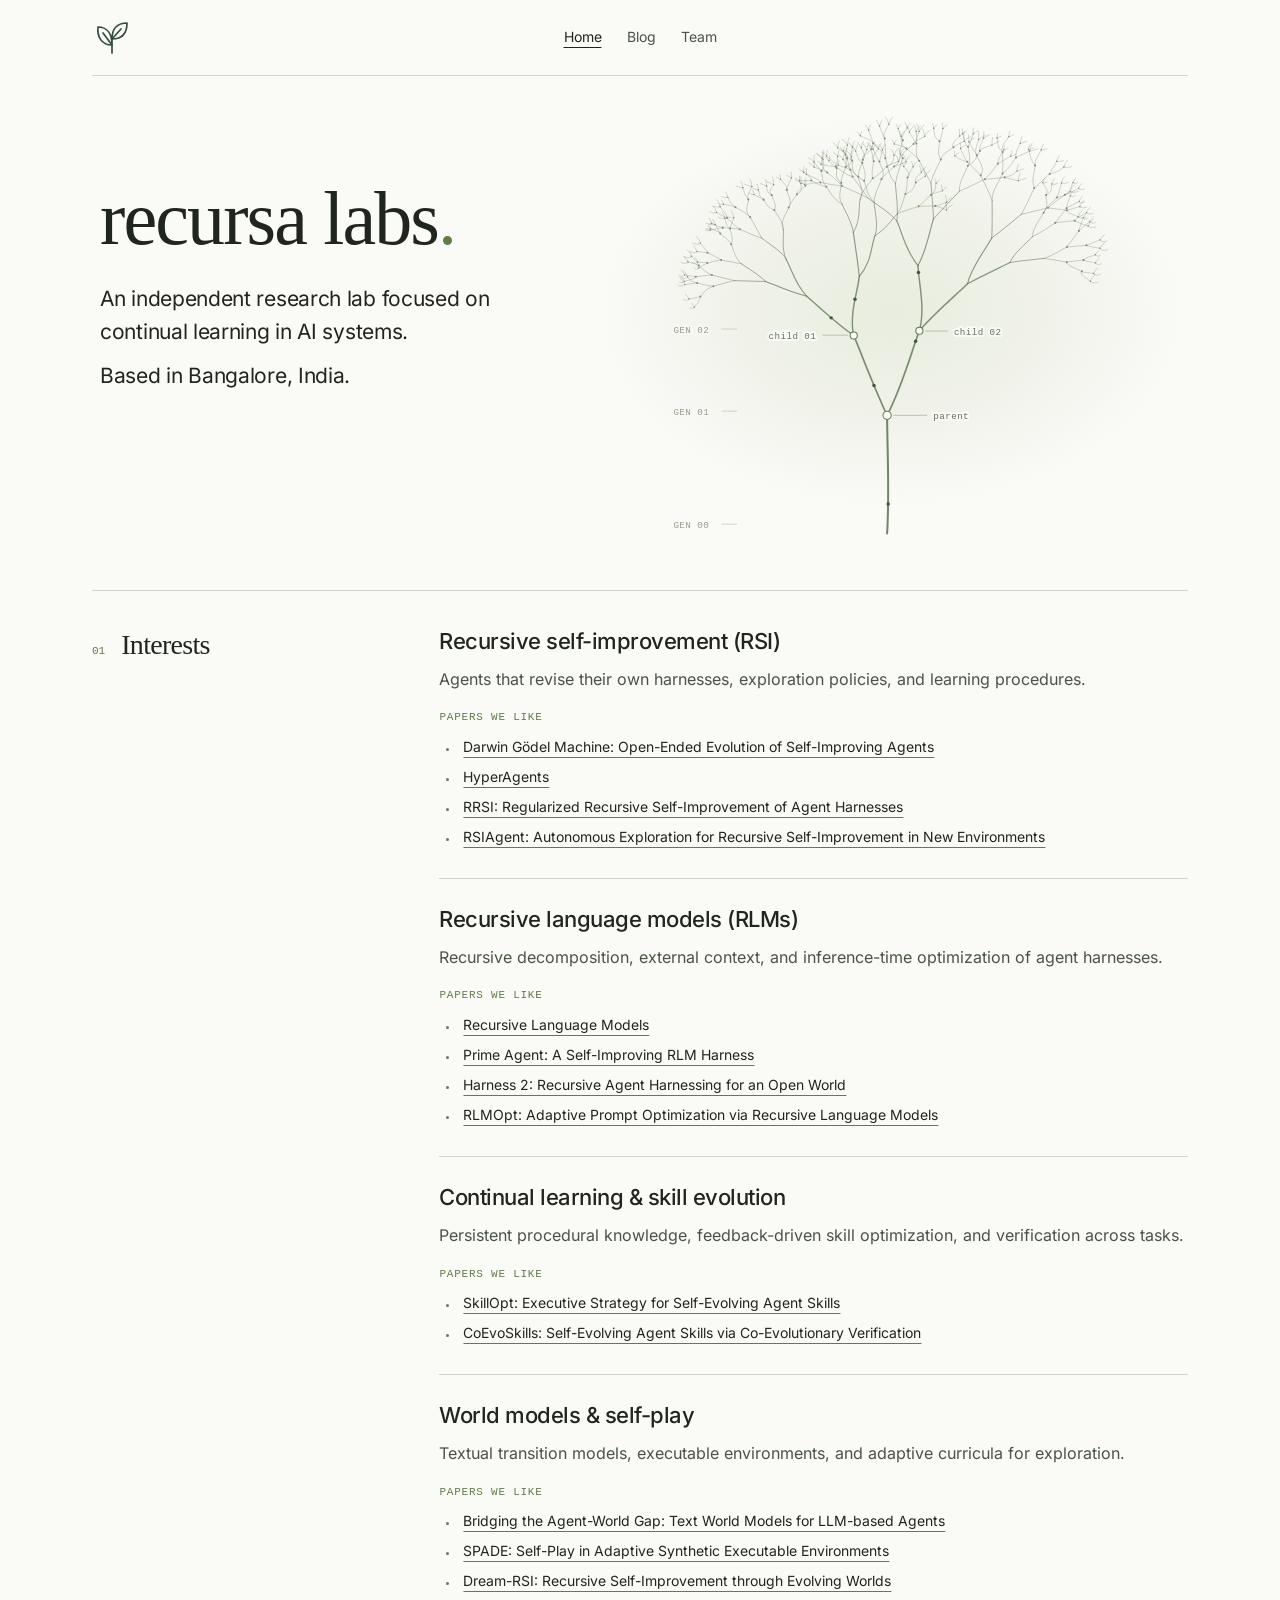
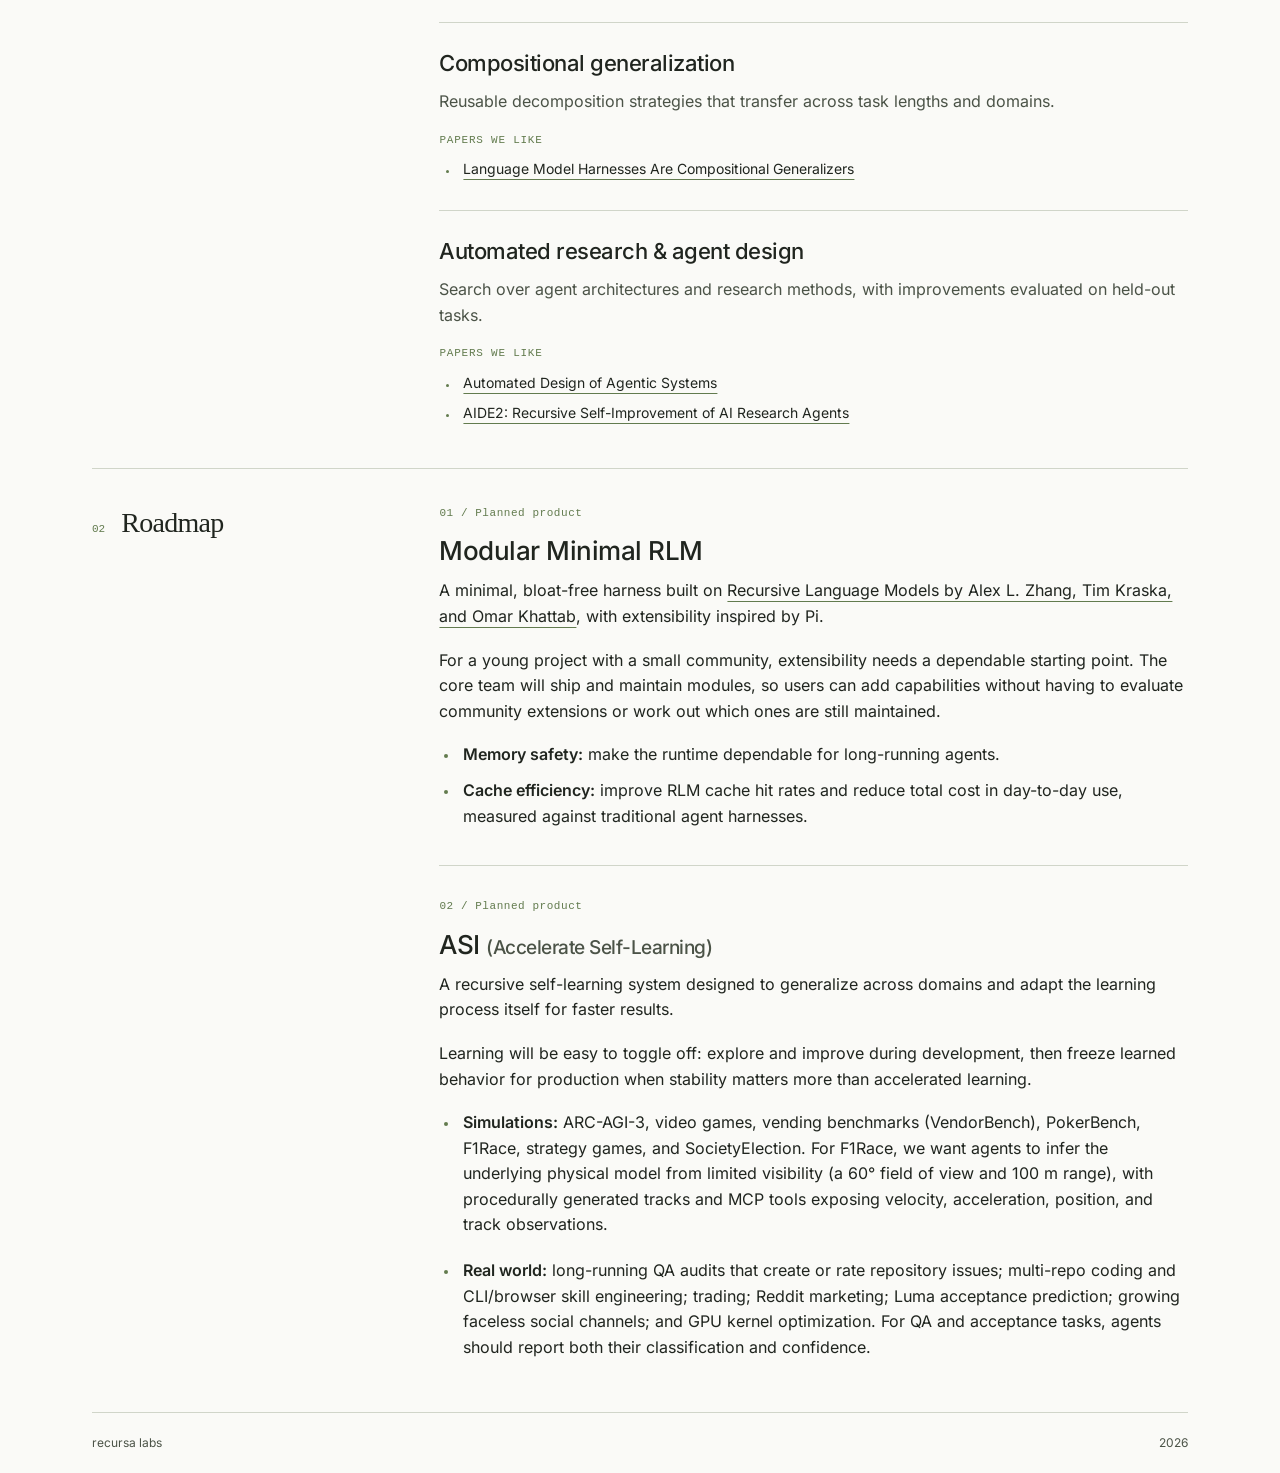
<file: index.html>
<!doctype html>
<html lang="en">
<head>
<meta charset="utf-8">
<meta name="viewport" content="width=device-width, initial-scale=1">
<meta name="theme-color" content="#fafaf7">
<meta name="description" content="An independent research lab focused on continual learning in AI systems. Based in Bangalore, India.">
<title>recursa labs — Continual learning</title>
<link rel="icon" type="image/svg+xml" href="./assets/mark.svg">
<link rel="preload" href="./assets/inter-400.ttf" as="font" type="font/ttf" crossorigin>
<link rel="stylesheet" href="./styles.css?v=21952f2eb04c">
<script src="./app.js" defer></script>
</head>
<body>
<a class="skip-link" href="#main">Skip to content</a>
<div class="page-shell">
<header class="site-header">
<a href="#/" class="wordmark" aria-label="recursa labs home"><img src="./assets/mark.svg" width="40" height="40" alt=""></a>
<nav aria-label="Main navigation"><a href="#/" data-route="home" aria-current="page">Home</a><a href="#/blog" data-route="blog">Blog</a><a href="#/team" data-route="team">Team</a></nav>
</header>
<main id="main" tabindex="-1">
<div data-view="home">
<section class="hero" aria-labelledby="hero-title">

<div class="hero-copy"><h1 id="hero-title">recursa labs<span class="brand-dot">.</span></h1><p class="hero-intro">An independent research lab focused on continual learning in AI systems.<br>Based in Bangalore, India.</p></div><div class="hero-study"><svg id="learning-field" viewBox="122 117 445 438" role="img" aria-labelledby="field-title field-desc">
<title id="field-title">A branching tree</title><desc id="field-desc">An illustrative tree of learning generations. A parent branches into two child candidates, which continue to branch into finer possibilities. Small points move along its main branches.</desc>
<g fill="none" stroke="#63765a" stroke-linecap="round"><path d="M340.00,535.00 C342.48,494.75 340.00,448.75 340.00,420.00" stroke-width="1.96" opacity="0.89"/><path d="M340.00,420.00 C327.14,392.82 315.64,361.75 307.52,342.33" stroke-width="1.68" opacity="0.83"/><path d="M307.52,342.33 C288.14,328.94 273.16,313.64 261.71,304.07" stroke-width="1.40" opacity="0.78"/><path d="M261.71,304.07 C242.21,299.05 231.68,293.30 221.67,289.71" stroke-width="1.12" opacity="0.72"/><path d="M221.67,289.71 C206.91,289.45 198.99,289.14 191.43,288.95" stroke-width="0.84" opacity="0.67"/><path d="M191.43,288.95 C182.71,290.85 176.08,293.03 170.96,294.38" stroke-width="0.56" opacity="0.61"/><path d="M170.96,294.38 C160.90,297.85 161.43,301.80 158.25,304.28" stroke-width="0.55" opacity="0.56"/><path d="M158.25,304.28 C158.41,308.00 153.83,312.26 152.36,314.92" stroke-width="0.55" opacity="0.50"/><path d="M158.25,304.28 C159.02,305.13 149.87,306.10 147.08,306.71" stroke-width="0.55" opacity="0.50"/><path d="M170.96,294.38 C161.70,293.30 159.13,292.06 155.18,291.28" stroke-width="0.55" opacity="0.56"/><path d="M155.18,291.28 C149.44,291.81 146.17,292.42 143.16,292.80" stroke-width="0.55" opacity="0.50"/><path d="M155.18,291.28 C146.37,289.16 148.15,286.74 145.81,285.23" stroke-width="0.55" opacity="0.50"/><path d="M191.43,288.95 C183.09,287.01 174.92,284.79 169.42,283.40" stroke-width="0.56" opacity="0.61"/><path d="M169.42,283.40 C163.95,284.00 157.70,284.67 153.80,285.10" stroke-width="0.55" opacity="0.56"/><path d="M153.80,285.10 C155.36,286.71 145.42,288.56 142.63,289.72" stroke-width="0.55" opacity="0.50"/><path d="M153.80,285.10 C148.25,284.48 145.61,283.77 142.88,283.32" stroke-width="0.55" opacity="0.50"/><path d="M169.42,283.40 C161.65,280.18 159.89,276.49 156.71,274.19" stroke-width="0.55" opacity="0.56"/><path d="M156.71,274.19 C156.31,272.98 148.78,271.61 146.14,270.75" stroke-width="0.55" opacity="0.50"/><path d="M156.71,274.19 C156.71,271.07 151.39,267.50 149.62,265.27" stroke-width="0.55" opacity="0.50"/><path d="M221.67,289.71 C216.08,283.69 204.06,276.80 198.19,272.50" stroke-width="0.84" opacity="0.67"/><path d="M198.19,272.50 C191.35,271.25 183.35,269.82 178.41,268.92" stroke-width="0.56" opacity="0.61"/><path d="M178.41,268.92 C170.57,269.92 168.36,271.05 165.01,271.76" stroke-width="0.55" opacity="0.56"/><path d="M165.01,271.76 C161.67,273.45 158.84,275.38 156.78,276.59" stroke-width="0.55" opacity="0.50"/><path d="M165.01,271.76 C167.02,271.42 157.95,271.04 155.59,270.80" stroke-width="0.55" opacity="0.50"/><path d="M178.41,268.92 C175.86,266.41 168.50,263.55 165.19,261.75" stroke-width="0.55" opacity="0.56"/><path d="M165.19,261.75 C163.76,261.38 157.55,260.94 155.01,260.67" stroke-width="0.55" opacity="0.50"/><path d="M165.19,261.75 C163.73,258.48 159.98,254.73 158.24,252.40" stroke-width="0.55" opacity="0.50"/><path d="M198.19,272.50 C190.65,265.83 190.72,258.20 188.22,253.43" stroke-width="0.56" opacity="0.61"/><path d="M188.22,253.43 C186.67,249.83 180.29,245.71 177.64,243.14" stroke-width="0.55" opacity="0.56"/><path d="M177.64,243.14 C177.93,241.52 170.71,239.68 168.40,238.52" stroke-width="0.55" opacity="0.50"/><path d="M177.64,243.14 C176.06,240.01 173.88,236.44 172.62,234.21" stroke-width="0.55" opacity="0.50"/><path d="M188.22,253.43 C191.00,248.13 187.42,242.06 187.15,238.28" stroke-width="0.55" opacity="0.56"/><path d="M187.15,238.28 C182.35,234.75 183.31,230.71 182.03,228.19" stroke-width="0.55" opacity="0.50"/><path d="M187.15,238.28 C188.15,234.62 189.94,230.44 190.87,227.82" stroke-width="0.55" opacity="0.50"/><path d="M261.71,304.07 C249.92,291.54 246.80,277.22 241.83,268.27" stroke-width="1.12" opacity="0.72"/><path d="M241.83,268.27 C238.64,260.98 223.93,252.66 217.97,247.46" stroke-width="0.84" opacity="0.67"/><path d="M217.97,247.46 C208.03,244.47 201.95,241.05 196.61,238.91" stroke-width="0.56" opacity="0.61"/><path d="M196.61,238.91 C197.39,238.36 184.16,237.74 180.01,237.35" stroke-width="0.55" opacity="0.56"/><path d="M180.01,237.35 C174.52,238.20 170.86,239.18 167.80,239.78" stroke-width="0.55" opacity="0.50"/><path d="M180.01,237.35 C173.73,235.91 172.03,234.27 169.37,233.25" stroke-width="0.55" opacity="0.50"/><path d="M196.61,238.91 C190.45,235.06 187.39,230.66 184.32,227.92" stroke-width="0.55" opacity="0.56"/><path d="M184.32,227.92 C179.17,226.06 176.52,223.94 173.93,222.61" stroke-width="0.55" opacity="0.50"/><path d="M184.32,227.92 C184.21,224.13 179.18,219.79 177.47,217.08" stroke-width="0.55" opacity="0.50"/><path d="M217.97,247.46 C214.22,240.33 209.51,232.18 206.69,227.09" stroke-width="0.56" opacity="0.61"/><path d="M206.69,227.09 C204.25,223.73 195.98,219.90 192.41,217.51" stroke-width="0.55" opacity="0.56"/><path d="M192.41,217.51 C193.00,216.45 183.61,215.25 180.67,214.49" stroke-width="0.55" opacity="0.50"/><path d="M192.41,217.51 C186.85,214.13 186.83,210.28 184.97,207.87" stroke-width="0.55" opacity="0.50"/><path d="M206.69,227.09 C200.09,221.10 205.38,214.25 204.94,209.97" stroke-width="0.55" opacity="0.56"/><path d="M204.94,209.97 C201.02,205.97 200.91,201.39 199.57,198.53" stroke-width="0.55" opacity="0.50"/><path d="M204.94,209.97 C202.78,205.57 207.55,200.54 208.42,197.39" stroke-width="0.55" opacity="0.50"/><path d="M241.83,268.27 C236.92,258.07 239.67,246.42 238.95,239.14" stroke-width="0.84" opacity="0.67"/><path d="M238.95,239.14 C240.02,232.54 232.39,224.99 230.21,220.27" stroke-width="0.56" opacity="0.61"/><path d="M230.21,220.27 C221.34,216.71 222.43,212.63 219.84,210.08" stroke-width="0.55" opacity="0.56"/><path d="M219.84,210.08 C215.90,208.36 212.80,206.40 210.45,205.18" stroke-width="0.55" opacity="0.50"/><path d="M219.84,210.08 C214.21,206.81 216.00,203.08 214.72,200.75" stroke-width="0.55" opacity="0.50"/><path d="M230.21,220.27 C233.36,215.18 228.31,209.35 227.68,205.71" stroke-width="0.55" opacity="0.56"/><path d="M227.68,205.71 C221.12,202.57 223.94,198.99 222.69,196.75" stroke-width="0.55" opacity="0.50"/><path d="M227.68,205.71 C222.56,202.16 229.12,198.10 229.60,195.56" stroke-width="0.55" opacity="0.50"/><path d="M238.95,239.14 C234.69,231.62 242.89,223.03 244.21,217.65" stroke-width="0.56" opacity="0.61"/><path d="M244.21,217.65 C248.34,211.68 242.82,204.85 242.36,200.59" stroke-width="0.55" opacity="0.56"/><path d="M242.36,200.59 C243.59,196.92 237.75,192.73 236.22,190.12" stroke-width="0.55" opacity="0.50"/><path d="M242.36,200.59 C242.88,196.57 245.78,191.98 246.93,189.11" stroke-width="0.55" opacity="0.50"/><path d="M244.21,217.65 C246.01,213.19 250.26,208.09 252.28,204.91" stroke-width="0.55" opacity="0.56"/><path d="M252.28,204.91 C259.68,201.23 255.16,197.03 256.12,194.41" stroke-width="0.55" opacity="0.50"/><path d="M252.28,204.91 C250.79,202.08 258.67,198.84 260.80,196.82" stroke-width="0.55" opacity="0.50"/><path d="M307.52,342.33 C302.78,322.18 311.58,299.14 312.93,284.75" stroke-width="1.40" opacity="0.78"/><path d="M312.93,284.75 C311.38,269.77 308.59,252.65 307.14,241.95" stroke-width="1.12" opacity="0.72"/><path d="M307.14,241.95 C305.95,232.35 298.94,221.38 296.21,214.52" stroke-width="0.84" opacity="0.67"/><path d="M296.21,214.52 C285.89,208.56 284.63,201.75 280.78,197.50" stroke-width="0.56" opacity="0.61"/><path d="M280.78,197.50 C271.20,195.40 269.85,193.00 266.21,191.50" stroke-width="0.55" opacity="0.56"/><path d="M266.21,191.50 C263.98,191.58 257.60,191.68 254.73,191.74" stroke-width="0.55" opacity="0.50"/><path d="M266.21,191.50 C267.62,188.68 260.72,185.46 258.89,183.44" stroke-width="0.55" opacity="0.50"/><path d="M280.78,197.50 C275.92,192.11 277.23,185.95 276.05,182.10" stroke-width="0.55" opacity="0.56"/><path d="M276.05,182.10 C273.32,179.04 270.48,175.55 268.62,173.37" stroke-width="0.55" opacity="0.50"/><path d="M276.05,182.10 C280.61,178.26 277.18,173.88 277.56,171.14" stroke-width="0.55" opacity="0.50"/><path d="M296.21,214.52 C291.40,207.27 295.61,198.97 295.40,193.79" stroke-width="0.56" opacity="0.61"/><path d="M295.40,193.79 C287.76,188.83 291.96,183.16 290.81,179.62" stroke-width="0.55" opacity="0.56"/><path d="M290.81,179.62 C288.04,177.00 285.26,174.02 283.41,172.15" stroke-width="0.55" opacity="0.50"/><path d="M290.81,179.62 C291.70,175.61 291.62,171.04 291.90,168.18" stroke-width="0.55" opacity="0.50"/><path d="M295.40,193.79 C294.77,188.34 298.64,182.11 299.71,178.22" stroke-width="0.55" opacity="0.56"/><path d="M299.71,178.22 C300.92,174.08 299.54,169.35 299.48,166.40" stroke-width="0.55" opacity="0.50"/><path d="M299.71,178.22 C308.16,174.77 303.85,170.83 305.23,168.36" stroke-width="0.55" opacity="0.50"/><path d="M307.14,241.95 C314.21,230.86 312.04,218.19 313.67,210.27" stroke-width="0.84" opacity="0.67"/><path d="M313.67,210.27 C318.62,202.38 312.39,193.37 311.96,187.73" stroke-width="0.56" opacity="0.61"/><path d="M311.96,187.73 C303.20,182.24 307.46,175.97 305.96,172.05" stroke-width="0.55" opacity="0.56"/><path d="M305.96,172.05 C299.58,168.81 299.64,165.11 297.54,162.80" stroke-width="0.55" opacity="0.50"/><path d="M305.96,172.05 C302.96,167.54 306.19,162.38 306.26,159.15" stroke-width="0.55" opacity="0.50"/><path d="M311.96,187.73 C312.00,181.96 315.40,175.36 316.55,171.24" stroke-width="0.55" opacity="0.56"/><path d="M316.55,171.24 C320.85,167.15 315.26,162.47 314.83,159.55" stroke-width="0.55" opacity="0.50"/><path d="M316.55,171.24 C314.62,167.67 322.95,163.60 325.09,161.06" stroke-width="0.55" opacity="0.50"/><path d="M313.67,210.27 C313.99,202.95 322.90,194.58 325.98,189.36" stroke-width="0.56" opacity="0.61"/><path d="M325.98,189.36 C324.22,183.51 326.72,176.83 326.97,172.65" stroke-width="0.55" opacity="0.56"/><path d="M326.97,172.65 C326.25,168.54 324.96,163.85 324.29,160.91" stroke-width="0.55" opacity="0.50"/><path d="M326.97,172.65 C323.58,168.42 330.37,163.58 331.51,160.56" stroke-width="0.55" opacity="0.50"/><path d="M325.98,189.36 C333.02,185.38 336.28,180.83 339.71,177.99" stroke-width="0.55" opacity="0.56"/><path d="M339.71,177.99 C348.17,174.15 344.95,169.76 346.69,167.02" stroke-width="0.55" opacity="0.50"/><path d="M339.71,177.99 C341.26,176.23 348.18,174.22 351.00,172.97" stroke-width="0.55" opacity="0.50"/><path d="M312.93,284.75 C325.01,270.92 324.37,255.13 328.19,245.25" stroke-width="1.12" opacity="0.72"/><path d="M328.19,245.25 C332.02,233.78 327.53,220.67 327.32,212.48" stroke-width="0.84" opacity="0.67"/><path d="M327.32,212.48 C319.58,205.20 320.05,196.87 317.63,191.67" stroke-width="0.56" opacity="0.61"/><path d="M317.63,191.67 C310.03,187.92 307.58,183.64 304.23,180.96" stroke-width="0.55" opacity="0.56"/><path d="M304.23,180.96 C299.88,179.41 295.42,177.63 292.49,176.52" stroke-width="0.55" opacity="0.50"/><path d="M304.23,180.96 C301.09,177.45 298.89,173.45 297.11,170.94" stroke-width="0.55" opacity="0.50"/><path d="M317.63,191.67 C320.62,185.61 316.31,178.68 315.87,174.34" stroke-width="0.55" opacity="0.56"/><path d="M315.87,174.34 C310.61,170.32 310.96,165.72 309.33,162.85" stroke-width="0.55" opacity="0.50"/><path d="M315.87,174.34 C314.22,169.90 319.14,164.82 320.23,161.65" stroke-width="0.55" opacity="0.50"/><path d="M327.32,212.48 C327.45,204.65 332.75,195.69 334.57,190.10" stroke-width="0.56" opacity="0.61"/><path d="M334.57,190.10 C339.50,184.13 333.03,177.30 332.52,173.04" stroke-width="0.55" opacity="0.56"/><path d="M332.52,173.04 C329.59,168.90 327.97,164.17 326.46,161.21" stroke-width="0.55" opacity="0.50"/><path d="M332.52,173.04 C333.87,169.04 334.76,164.47 335.51,161.61" stroke-width="0.55" opacity="0.50"/><path d="M334.57,190.10 C337.00,185.77 343.81,180.83 346.89,177.74" stroke-width="0.55" opacity="0.56"/><path d="M346.89,177.74 C353.59,173.62 351.54,168.91 353.09,165.97" stroke-width="0.55" opacity="0.50"/><path d="M346.89,177.74 C353.33,176.14 355.48,174.32 358.34,173.18" stroke-width="0.55" opacity="0.50"/><path d="M328.19,245.25 C339.82,237.87 344.32,229.43 349.69,224.16" stroke-width="0.84" opacity="0.67"/><path d="M349.69,224.16 C354.82,217.30 355.78,209.46 357.81,204.55" stroke-width="0.56" opacity="0.61"/><path d="M357.81,204.55 C359.67,198.98 359.33,192.61 359.84,188.63" stroke-width="0.55" opacity="0.56"/><path d="M359.84,188.63 C365.16,184.85 357.09,180.52 356.17,177.82" stroke-width="0.55" opacity="0.50"/><path d="M359.84,188.63 C360.84,184.94 363.98,180.72 365.35,178.08" stroke-width="0.55" opacity="0.50"/><path d="M357.81,204.55 C368.00,200.66 365.48,196.22 368.03,193.44" stroke-width="0.55" opacity="0.56"/><path d="M368.03,193.44 C364.51,189.96 372.04,185.98 373.38,183.49" stroke-width="0.55" opacity="0.50"/><path d="M368.03,193.44 C369.17,191.31 374.84,188.87 377.11,187.34" stroke-width="0.55" opacity="0.50"/><path d="M349.69,224.16 C353.86,221.53 365.39,218.51 370.62,216.63" stroke-width="0.56" opacity="0.61"/><path d="M370.62,216.63 C374.91,212.76 379.65,208.33 382.66,205.57" stroke-width="0.55" opacity="0.56"/><path d="M382.66,205.57 C388.52,201.59 386.42,197.05 387.68,194.21" stroke-width="0.55" opacity="0.50"/><path d="M382.66,205.57 C382.73,204.16 391.01,202.55 393.80,201.55" stroke-width="0.55" opacity="0.50"/><path d="M370.62,216.63 C381.14,216.47 382.79,216.28 386.85,216.17" stroke-width="0.55" opacity="0.56"/><path d="M386.85,216.17 C393.31,214.91 395.13,213.48 397.90,212.58" stroke-width="0.55" opacity="0.50"/><path d="M386.85,216.17 C392.07,217.61 395.12,219.26 397.88,220.29" stroke-width="0.55" opacity="0.50"/><path d="M340.00,420.00 C354.98,391.19 363.56,358.27 371.41,337.69" stroke-width="1.68" opacity="0.83"/><path d="M371.41,337.69 C377.57,315.49 370.40,290.12 370.07,274.27" stroke-width="1.40" opacity="0.78"/><path d="M370.07,274.27 C357.45,259.12 354.61,241.81 349.46,230.99" stroke-width="1.12" opacity="0.72"/><path d="M349.46,230.99 C343.64,223.06 328.20,213.99 321.12,208.33" stroke-width="0.84" opacity="0.67"/><path d="M321.12,208.33 C312.74,204.25 302.22,199.59 295.92,196.67" stroke-width="0.56" opacity="0.61"/><path d="M295.92,196.67 C283.85,195.50 280.37,194.17 275.19,193.33" stroke-width="0.55" opacity="0.56"/><path d="M275.19,193.33 C262.99,194.17 263.60,195.14 259.74,195.74" stroke-width="0.55" opacity="0.50"/><path d="M275.19,193.33 C274.89,190.52 264.85,187.30 261.40,185.29" stroke-width="0.55" opacity="0.50"/><path d="M295.92,196.67 C292.73,192.10 285.32,186.88 281.78,183.62" stroke-width="0.55" opacity="0.56"/><path d="M281.78,183.62 C277.72,181.76 272.17,179.64 268.96,178.31" stroke-width="0.55" opacity="0.50"/><path d="M281.78,183.62 C274.15,178.73 278.03,173.14 276.78,169.64" stroke-width="0.55" opacity="0.50"/><path d="M321.12,208.33 C316.42,201.09 310.03,192.82 306.33,187.65" stroke-width="0.56" opacity="0.61"/><path d="M306.33,187.65 C296.16,184.26 294.25,180.38 290.23,177.96" stroke-width="0.55" opacity="0.56"/><path d="M290.23,177.96 C280.65,177.18 279.37,176.28 275.75,175.72" stroke-width="0.55" opacity="0.50"/><path d="M290.23,177.96 C291.14,174.36 283.33,170.25 281.03,167.68" stroke-width="0.55" opacity="0.50"/><path d="M306.33,187.65 C304.08,181.45 302.33,174.36 300.99,169.94" stroke-width="0.55" opacity="0.56"/><path d="M300.99,169.94 C304.01,166.33 294.26,162.21 292.02,159.63" stroke-width="0.55" opacity="0.50"/><path d="M300.99,169.94 C297.52,165.46 301.24,160.35 301.32,157.16" stroke-width="0.55" opacity="0.50"/><path d="M349.46,230.99 C351.18,218.11 348.43,203.38 348.09,194.18" stroke-width="0.84" opacity="0.67"/><path d="M348.09,194.18 C340.28,185.62 340.74,175.83 338.29,169.71" stroke-width="0.56" opacity="0.61"/><path d="M338.29,169.71 C338.03,164.63 329.37,158.83 326.40,155.21" stroke-width="0.55" opacity="0.56"/><path d="M326.40,155.21 C327.96,152.67 316.97,149.78 313.83,147.97" stroke-width="0.55" opacity="0.50"/><path d="M326.40,155.21 C325.21,150.71 323.07,145.57 321.96,142.36" stroke-width="0.55" opacity="0.50"/><path d="M338.29,169.71 C338.98,163.04 337.84,155.43 337.69,150.66" stroke-width="0.55" opacity="0.56"/><path d="M337.69,150.66 C335.65,146.40 333.89,141.53 332.62,138.49" stroke-width="0.55" opacity="0.50"/><path d="M337.69,150.66 C334.81,145.77 340.72,140.18 341.73,136.68" stroke-width="0.55" opacity="0.50"/><path d="M348.09,194.18 C349.41,185.66 353.40,175.92 355.17,169.83" stroke-width="0.56" opacity="0.61"/><path d="M355.17,169.83 C348.97,163.72 355.28,156.73 355.32,152.37" stroke-width="0.55" opacity="0.56"/><path d="M355.32,152.37 C352.32,148.38 351.94,143.82 350.81,140.96" stroke-width="0.55" opacity="0.50"/><path d="M355.32,152.37 C352.82,148.15 358.46,143.33 359.51,140.32" stroke-width="0.55" opacity="0.50"/><path d="M355.17,169.83 C352.18,164.94 363.05,159.36 365.68,155.86" stroke-width="0.55" opacity="0.56"/><path d="M365.68,155.86 C371.27,151.63 367.60,146.80 368.25,143.78" stroke-width="0.55" opacity="0.50"/><path d="M365.68,155.86 C366.06,153.28 373.87,150.32 376.60,148.47" stroke-width="0.55" opacity="0.50"/><path d="M370.07,274.27 C378.77,258.36 381.39,240.18 385.16,228.82" stroke-width="1.12" opacity="0.72"/><path d="M385.16,228.82 C384.68,216.53 383.25,202.49 382.61,193.71" stroke-width="0.84" opacity="0.67"/><path d="M382.61,193.71 C378.50,186.21 374.11,177.63 371.28,172.27" stroke-width="0.56" opacity="0.61"/><path d="M371.28,172.27 C369.31,168.13 361.94,163.39 358.83,160.43" stroke-width="0.55" opacity="0.56"/><path d="M358.83,160.43 C358.86,158.84 349.89,157.01 346.91,155.87" stroke-width="0.55" opacity="0.50"/><path d="M358.83,160.43 C350.79,156.21 355.00,151.39 353.72,148.37" stroke-width="0.55" opacity="0.50"/><path d="M371.28,172.27 C366.22,166.41 369.27,159.72 368.60,155.53" stroke-width="0.55" opacity="0.56"/><path d="M368.60,155.53 C365.41,151.64 363.42,147.19 361.70,144.41" stroke-width="0.55" opacity="0.50"/><path d="M368.60,155.53 C367.46,151.38 370.57,146.63 371.23,143.66" stroke-width="0.55" opacity="0.50"/><path d="M382.61,193.71 C384.29,185.77 389.85,176.68 392.27,171.01" stroke-width="0.56" opacity="0.61"/><path d="M392.27,171.01 C387.77,164.78 391.34,157.66 391.03,153.21" stroke-width="0.55" opacity="0.56"/><path d="M391.03,153.21 C383.63,148.77 386.78,143.70 385.36,140.53" stroke-width="0.55" opacity="0.50"/><path d="M391.03,153.21 C393.30,148.89 393.49,143.95 394.31,140.86" stroke-width="0.55" opacity="0.50"/><path d="M392.27,171.01 C391.20,166.81 401.44,162.02 404.50,159.02" stroke-width="0.55" opacity="0.56"/><path d="M404.50,159.02 C401.45,155.19 409.06,150.82 410.58,148.09" stroke-width="0.55" opacity="0.50"/><path d="M404.50,159.02 C406.64,157.04 412.32,154.77 414.93,153.36" stroke-width="0.55" opacity="0.50"/><path d="M385.16,228.82 C393.61,219.41 404.08,208.64 410.39,201.91" stroke-width="0.84" opacity="0.67"/><path d="M410.39,201.91 C409.54,193.20 416.55,183.23 418.61,177.01" stroke-width="0.56" opacity="0.61"/><path d="M418.61,177.01 C422.61,170.56 418.76,163.20 418.81,158.59" stroke-width="0.55" opacity="0.56"/><path d="M418.81,158.59 C414.48,154.17 414.82,149.11 413.49,145.95" stroke-width="0.55" opacity="0.50"/><path d="M418.81,158.59 C421.78,154.13 422.60,149.04 423.87,145.85" stroke-width="0.55" opacity="0.50"/><path d="M418.61,177.01 C427.66,172.05 427.34,166.38 430.25,162.84" stroke-width="0.55" opacity="0.56"/><path d="M430.25,162.84 C429.00,158.46 432.97,153.47 433.88,150.34" stroke-width="0.55" opacity="0.50"/><path d="M430.25,162.84 C428.68,160.80 439.04,158.47 441.97,157.02" stroke-width="0.55" opacity="0.50"/><path d="M410.39,201.91 C419.57,197.83 428.91,193.15 435.08,190.23" stroke-width="0.56" opacity="0.61"/><path d="M435.08,190.23 C440.84,184.94 444.63,178.90 447.81,175.12" stroke-width="0.55" opacity="0.56"/><path d="M447.81,175.12 C447.35,170.44 452.11,165.09 453.54,161.75" stroke-width="0.55" opacity="0.50"/><path d="M447.81,175.12 C452.33,172.55 457.19,169.61 460.31,167.78" stroke-width="0.55" opacity="0.50"/><path d="M435.08,190.23 C446.77,189.59 449.56,188.86 454.38,188.41" stroke-width="0.55" opacity="0.56"/><path d="M454.38,188.41 C464.62,186.28 463.37,183.85 466.37,182.33" stroke-width="0.55" opacity="0.50"/><path d="M454.38,188.41 C456.64,189.54 464.33,190.83 467.64,191.64" stroke-width="0.55" opacity="0.50"/><path d="M371.41,337.69 C384.88,321.69 406.58,303.40 418.30,291.97" stroke-width="1.40" opacity="0.78"/><path d="M418.30,291.97 C421.42,276.36 435.96,258.52 441.85,247.37" stroke-width="1.12" opacity="0.72"/><path d="M441.85,247.37 C442.53,234.63 442.13,220.06 442.23,210.96" stroke-width="0.84" opacity="0.67"/><path d="M442.23,210.96 C439.21,202.39 433.86,192.58 431.07,186.45" stroke-width="0.56" opacity="0.61"/><path d="M431.07,186.45 C427.07,181.84 421.27,176.58 418.01,173.29" stroke-width="0.55" opacity="0.56"/><path d="M418.01,173.29 C409.78,171.27 408.97,168.96 405.95,167.52" stroke-width="0.55" opacity="0.50"/><path d="M418.01,173.29 C414.50,168.77 413.13,163.60 411.51,160.37" stroke-width="0.55" opacity="0.50"/><path d="M431.07,186.45 C436.59,179.58 428.24,171.72 427.29,166.81" stroke-width="0.55" opacity="0.56"/><path d="M427.29,166.81 C424.35,162.29 421.47,157.13 419.53,153.90" stroke-width="0.55" opacity="0.50"/><path d="M427.29,166.81 C423.98,161.46 428.65,155.34 429.11,151.52" stroke-width="0.55" opacity="0.50"/><path d="M442.23,210.96 C441.30,201.79 449.87,191.30 452.41,184.75" stroke-width="0.56" opacity="0.61"/><path d="M452.41,184.75 C452.91,177.42 452.37,169.05 452.35,163.81" stroke-width="0.55" opacity="0.56"/><path d="M452.35,163.81 C446.55,159.03 448.35,153.56 447.01,150.15" stroke-width="0.55" opacity="0.50"/><path d="M452.35,163.81 C449.33,158.57 456.82,152.57 458.31,148.82" stroke-width="0.55" opacity="0.50"/><path d="M452.41,184.75 C459.69,179.27 462.21,173.01 465.47,169.10" stroke-width="0.55" opacity="0.56"/><path d="M465.47,169.10 C464.00,164.26 468.56,158.72 469.58,155.27" stroke-width="0.55" opacity="0.50"/><path d="M465.47,169.10 C470.01,166.88 475.46,164.35 478.78,162.77" stroke-width="0.55" opacity="0.50"/><path d="M441.85,247.37 C452.68,239.31 463.52,230.11 470.74,224.36" stroke-width="0.84" opacity="0.67"/><path d="M470.74,224.36 C475.52,215.42 480.09,205.21 483.21,198.82" stroke-width="0.56" opacity="0.61"/><path d="M483.21,198.82 C480.00,191.13 483.84,182.35 484.05,176.85" stroke-width="0.55" opacity="0.56"/><path d="M484.05,176.85 C478.90,171.36 479.19,165.08 477.56,161.16" stroke-width="0.55" opacity="0.50"/><path d="M484.05,176.85 C482.96,171.49 488.54,165.36 490.03,161.53" stroke-width="0.55" opacity="0.50"/><path d="M483.21,198.82 C488.86,194.01 494.45,188.51 498.20,185.07" stroke-width="0.55" opacity="0.56"/><path d="M498.20,185.07 C500.78,180.73 503.41,175.78 505.14,172.69" stroke-width="0.55" opacity="0.50"/><path d="M498.20,185.07 C508.92,182.71 508.58,180.02 512.04,178.33" stroke-width="0.55" opacity="0.50"/><path d="M470.74,224.36 C480.39,222.13 490.20,219.59 496.69,218.00" stroke-width="0.56" opacity="0.61"/><path d="M496.69,218.00 C501.02,213.54 508.98,208.45 513.08,205.27" stroke-width="0.55" opacity="0.56"/><path d="M513.08,205.27 C519.80,201.10 518.99,196.33 520.96,193.35" stroke-width="0.55" opacity="0.50"/><path d="M513.08,205.27 C520.25,203.12 523.11,200.65 526.46,199.11" stroke-width="0.55" opacity="0.50"/><path d="M496.69,218.00 C501.89,218.87 510.41,219.86 514.98,220.48" stroke-width="0.55" opacity="0.56"/><path d="M514.98,220.48 C519.96,219.19 524.46,217.72 527.62,216.80" stroke-width="0.55" opacity="0.50"/><path d="M514.98,220.48 C513.95,222.70 523.14,225.23 525.86,226.81" stroke-width="0.55" opacity="0.50"/><path d="M418.30,291.97 C431.49,284.76 449.26,276.51 459.58,271.36" stroke-width="1.12" opacity="0.72"/><path d="M459.58,271.36 C462.51,262.50 476.03,252.38 481.51,246.05" stroke-width="0.84" opacity="0.67"/><path d="M481.51,246.05 C481.29,237.93 489.59,228.65 492.28,222.84" stroke-width="0.56" opacity="0.61"/><path d="M492.28,222.84 C498.10,216.80 494.14,209.90 494.76,205.59" stroke-width="0.55" opacity="0.56"/><path d="M494.76,205.59 C498.28,201.36 492.30,196.53 491.48,193.52" stroke-width="0.55" opacity="0.50"/><path d="M494.76,205.59 C502.32,201.83 499.01,197.54 500.42,194.86" stroke-width="0.55" opacity="0.50"/><path d="M492.28,222.84 C494.04,217.64 501.99,211.70 505.23,207.99" stroke-width="0.55" opacity="0.56"/><path d="M505.23,207.99 C507.91,203.03 508.58,197.36 509.69,193.81" stroke-width="0.55" opacity="0.50"/><path d="M505.23,207.99 C515.35,205.99 515.06,203.71 518.34,202.28" stroke-width="0.55" opacity="0.50"/><path d="M481.51,246.05 C491.41,241.37 498.12,236.03 503.65,232.69" stroke-width="0.56" opacity="0.61"/><path d="M503.65,232.69 C507.38,227.72 511.93,222.04 514.69,218.49" stroke-width="0.55" opacity="0.56"/><path d="M514.69,218.49 C514.99,214.21 517.39,209.32 518.29,206.26" stroke-width="0.55" opacity="0.50"/><path d="M514.69,218.49 C518.25,216.20 523.82,213.59 526.86,211.95" stroke-width="0.55" opacity="0.50"/><path d="M503.65,232.69 C507.73,231.94 517.81,231.09 522.53,230.55" stroke-width="0.55" opacity="0.56"/><path d="M522.53,230.55 C524.34,227.82 531.16,224.70 534.04,222.74" stroke-width="0.55" opacity="0.50"/><path d="M522.53,230.55 C524.85,232.39 532.34,234.49 535.61,235.80" stroke-width="0.55" opacity="0.50"/><path d="M459.58,271.36 C465.93,269.94 484.29,268.33 492.53,267.32" stroke-width="0.84" opacity="0.67"/><path d="M492.53,267.32 C503.80,263.38 509.50,258.88 515.15,256.07" stroke-width="0.56" opacity="0.61"/><path d="M515.15,256.07 C519.29,250.62 523.77,244.40 526.64,240.51" stroke-width="0.55" opacity="0.56"/><path d="M526.64,240.51 C527.60,236.07 529.81,230.99 530.86,227.82" stroke-width="0.55" opacity="0.50"/><path d="M526.64,240.51 C529.62,237.37 534.57,233.78 537.21,231.54" stroke-width="0.55" opacity="0.50"/><path d="M515.15,256.07 C524.44,255.54 529.29,254.94 534.00,254.56" stroke-width="0.55" opacity="0.56"/><path d="M534.00,254.56 C538.30,252.70 543.99,250.58 547.33,249.25" stroke-width="0.55" opacity="0.50"/><path d="M534.00,254.56 C534.72,255.59 543.88,256.76 547.17,257.49" stroke-width="0.55" opacity="0.50"/><path d="M492.53,267.32 C503.56,268.59 509.29,270.03 514.87,270.94" stroke-width="0.56" opacity="0.61"/><path d="M514.87,270.94 C517.60,270.24 527.15,269.44 531.24,268.94" stroke-width="0.55" opacity="0.56"/><path d="M531.24,268.94 C530.55,267.10 539.89,265.00 542.77,263.69" stroke-width="0.55" opacity="0.50"/><path d="M531.24,268.94 C532.01,269.89 539.92,270.98 542.82,271.65" stroke-width="0.55" opacity="0.50"/><path d="M514.87,270.94 C513.54,274.07 525.86,277.64 529.52,279.87" stroke-width="0.55" opacity="0.56"/><path d="M529.52,279.87 C526.64,280.60 538.13,281.43 541.00,281.95" stroke-width="0.55" opacity="0.50"/><path d="M529.52,279.87 C526.15,283.25 535.76,287.12 537.84,289.53" stroke-width="0.55" opacity="0.50"/></g><g fill="#849077"><circle cx="170.96" cy="294.38" r="1"/><circle cx="158.25" cy="304.28" r="1"/><circle cx="152.36" cy="314.92" r="0.7"/><circle cx="147.08" cy="306.71" r="0.7"/><circle cx="155.18" cy="291.28" r="1"/><circle cx="143.16" cy="292.80" r="0.7"/><circle cx="145.81" cy="285.23" r="0.7"/><circle cx="169.42" cy="283.40" r="1"/><circle cx="153.80" cy="285.10" r="1"/><circle cx="142.63" cy="289.72" r="0.7"/><circle cx="142.88" cy="283.32" r="0.7"/><circle cx="156.71" cy="274.19" r="1"/><circle cx="146.14" cy="270.75" r="0.7"/><circle cx="149.62" cy="265.27" r="0.7"/><circle cx="178.41" cy="268.92" r="1"/><circle cx="165.01" cy="271.76" r="1"/><circle cx="156.78" cy="276.59" r="0.7"/><circle cx="155.59" cy="270.80" r="0.7"/><circle cx="165.19" cy="261.75" r="1"/><circle cx="155.01" cy="260.67" r="0.7"/><circle cx="158.24" cy="252.40" r="0.7"/><circle cx="188.22" cy="253.43" r="1"/><circle cx="177.64" cy="243.14" r="1"/><circle cx="168.40" cy="238.52" r="0.7"/><circle cx="172.62" cy="234.21" r="0.7"/><circle cx="187.15" cy="238.28" r="1"/><circle cx="182.03" cy="228.19" r="0.7"/><circle cx="190.87" cy="227.82" r="0.7"/><circle cx="196.61" cy="238.91" r="1"/><circle cx="180.01" cy="237.35" r="1"/><circle cx="167.80" cy="239.78" r="0.7"/><circle cx="169.37" cy="233.25" r="0.7"/><circle cx="184.32" cy="227.92" r="1"/><circle cx="173.93" cy="222.61" r="0.7"/><circle cx="177.47" cy="217.08" r="0.7"/><circle cx="206.69" cy="227.09" r="1"/><circle cx="192.41" cy="217.51" r="1"/><circle cx="180.67" cy="214.49" r="0.7"/><circle cx="184.97" cy="207.87" r="0.7"/><circle cx="204.94" cy="209.97" r="1"/><circle cx="199.57" cy="198.53" r="0.7"/><circle cx="208.42" cy="197.39" r="0.7"/><circle cx="230.21" cy="220.27" r="1"/><circle cx="219.84" cy="210.08" r="1"/><circle cx="210.45" cy="205.18" r="0.7"/><circle cx="214.72" cy="200.75" r="0.7"/><circle cx="227.68" cy="205.71" r="1"/><circle cx="222.69" cy="196.75" r="0.7"/><circle cx="229.60" cy="195.56" r="0.7"/><circle cx="244.21" cy="217.65" r="1"/><circle cx="242.36" cy="200.59" r="1"/><circle cx="236.22" cy="190.12" r="0.7"/><circle cx="246.93" cy="189.11" r="0.7"/><circle cx="252.28" cy="204.91" r="1"/><circle cx="256.12" cy="194.41" r="0.7"/><circle cx="260.80" cy="196.82" r="0.7"/><circle cx="280.78" cy="197.50" r="1"/><circle cx="266.21" cy="191.50" r="1"/><circle cx="254.73" cy="191.74" r="0.7"/><circle cx="258.89" cy="183.44" r="0.7"/><circle cx="276.05" cy="182.10" r="1"/><circle cx="268.62" cy="173.37" r="0.7"/><circle cx="277.56" cy="171.14" r="0.7"/><circle cx="295.40" cy="193.79" r="1"/><circle cx="290.81" cy="179.62" r="1"/><circle cx="283.41" cy="172.15" r="0.7"/><circle cx="291.90" cy="168.18" r="0.7"/><circle cx="299.71" cy="178.22" r="1"/><circle cx="299.48" cy="166.40" r="0.7"/><circle cx="305.23" cy="168.36" r="0.7"/><circle cx="311.96" cy="187.73" r="1"/><circle cx="305.96" cy="172.05" r="1"/><circle cx="297.54" cy="162.80" r="0.7"/><circle cx="306.26" cy="159.15" r="0.7"/><circle cx="316.55" cy="171.24" r="1"/><circle cx="314.83" cy="159.55" r="0.7"/><circle cx="325.09" cy="161.06" r="0.7"/><circle cx="325.98" cy="189.36" r="1"/><circle cx="326.97" cy="172.65" r="1"/><circle cx="324.29" cy="160.91" r="0.7"/><circle cx="331.51" cy="160.56" r="0.7"/><circle cx="339.71" cy="177.99" r="1"/><circle cx="346.69" cy="167.02" r="0.7"/><circle cx="351.00" cy="172.97" r="0.7"/><circle cx="317.63" cy="191.67" r="1"/><circle cx="304.23" cy="180.96" r="1"/><circle cx="292.49" cy="176.52" r="0.7"/><circle cx="297.11" cy="170.94" r="0.7"/><circle cx="315.87" cy="174.34" r="1"/><circle cx="309.33" cy="162.85" r="0.7"/><circle cx="320.23" cy="161.65" r="0.7"/><circle cx="334.57" cy="190.10" r="1"/><circle cx="332.52" cy="173.04" r="1"/><circle cx="326.46" cy="161.21" r="0.7"/><circle cx="335.51" cy="161.61" r="0.7"/><circle cx="346.89" cy="177.74" r="1"/><circle cx="353.09" cy="165.97" r="0.7"/><circle cx="358.34" cy="173.18" r="0.7"/><circle cx="357.81" cy="204.55" r="1"/><circle cx="359.84" cy="188.63" r="1"/><circle cx="356.17" cy="177.82" r="0.7"/><circle cx="365.35" cy="178.08" r="0.7"/><circle cx="368.03" cy="193.44" r="1"/><circle cx="373.38" cy="183.49" r="0.7"/><circle cx="377.11" cy="187.34" r="0.7"/><circle cx="370.62" cy="216.63" r="1"/><circle cx="382.66" cy="205.57" r="1"/><circle cx="387.68" cy="194.21" r="0.7"/><circle cx="393.80" cy="201.55" r="0.7"/><circle cx="386.85" cy="216.17" r="1"/><circle cx="397.90" cy="212.58" r="0.7"/><circle cx="397.88" cy="220.29" r="0.7"/><circle cx="295.92" cy="196.67" r="1"/><circle cx="275.19" cy="193.33" r="1"/><circle cx="259.74" cy="195.74" r="0.7"/><circle cx="261.40" cy="185.29" r="0.7"/><circle cx="281.78" cy="183.62" r="1"/><circle cx="268.96" cy="178.31" r="0.7"/><circle cx="276.78" cy="169.64" r="0.7"/><circle cx="306.33" cy="187.65" r="1"/><circle cx="290.23" cy="177.96" r="1"/><circle cx="275.75" cy="175.72" r="0.7"/><circle cx="281.03" cy="167.68" r="0.7"/><circle cx="300.99" cy="169.94" r="1"/><circle cx="292.02" cy="159.63" r="0.7"/><circle cx="301.32" cy="157.16" r="0.7"/><circle cx="338.29" cy="169.71" r="1"/><circle cx="326.40" cy="155.21" r="1"/><circle cx="313.83" cy="147.97" r="0.7"/><circle cx="321.96" cy="142.36" r="0.7"/><circle cx="337.69" cy="150.66" r="1"/><circle cx="332.62" cy="138.49" r="0.7"/><circle cx="341.73" cy="136.68" r="0.7"/><circle cx="355.17" cy="169.83" r="1"/><circle cx="355.32" cy="152.37" r="1"/><circle cx="350.81" cy="140.96" r="0.7"/><circle cx="359.51" cy="140.32" r="0.7"/><circle cx="365.68" cy="155.86" r="1"/><circle cx="368.25" cy="143.78" r="0.7"/><circle cx="376.60" cy="148.47" r="0.7"/><circle cx="371.28" cy="172.27" r="1"/><circle cx="358.83" cy="160.43" r="1"/><circle cx="346.91" cy="155.87" r="0.7"/><circle cx="353.72" cy="148.37" r="0.7"/><circle cx="368.60" cy="155.53" r="1"/><circle cx="361.70" cy="144.41" r="0.7"/><circle cx="371.23" cy="143.66" r="0.7"/><circle cx="392.27" cy="171.01" r="1"/><circle cx="391.03" cy="153.21" r="1"/><circle cx="385.36" cy="140.53" r="0.7"/><circle cx="394.31" cy="140.86" r="0.7"/><circle cx="404.50" cy="159.02" r="1"/><circle cx="410.58" cy="148.09" r="0.7"/><circle cx="414.93" cy="153.36" r="0.7"/><circle cx="418.61" cy="177.01" r="1"/><circle cx="418.81" cy="158.59" r="1"/><circle cx="413.49" cy="145.95" r="0.7"/><circle cx="423.87" cy="145.85" r="0.7"/><circle cx="430.25" cy="162.84" r="1"/><circle cx="433.88" cy="150.34" r="0.7"/><circle cx="441.97" cy="157.02" r="0.7"/><circle cx="435.08" cy="190.23" r="1"/><circle cx="447.81" cy="175.12" r="1"/><circle cx="453.54" cy="161.75" r="0.7"/><circle cx="460.31" cy="167.78" r="0.7"/><circle cx="454.38" cy="188.41" r="1"/><circle cx="466.37" cy="182.33" r="0.7"/><circle cx="467.64" cy="191.64" r="0.7"/><circle cx="431.07" cy="186.45" r="1"/><circle cx="418.01" cy="173.29" r="1"/><circle cx="405.95" cy="167.52" r="0.7"/><circle cx="411.51" cy="160.37" r="0.7"/><circle cx="427.29" cy="166.81" r="1"/><circle cx="419.53" cy="153.90" r="0.7"/><circle cx="429.11" cy="151.52" r="0.7"/><circle cx="452.41" cy="184.75" r="1"/><circle cx="452.35" cy="163.81" r="1"/><circle cx="447.01" cy="150.15" r="0.7"/><circle cx="458.31" cy="148.82" r="0.7"/><circle cx="465.47" cy="169.10" r="1"/><circle cx="469.58" cy="155.27" r="0.7"/><circle cx="478.78" cy="162.77" r="0.7"/><circle cx="483.21" cy="198.82" r="1"/><circle cx="484.05" cy="176.85" r="1"/><circle cx="477.56" cy="161.16" r="0.7"/><circle cx="490.03" cy="161.53" r="0.7"/><circle cx="498.20" cy="185.07" r="1"/><circle cx="505.14" cy="172.69" r="0.7"/><circle cx="512.04" cy="178.33" r="0.7"/><circle cx="496.69" cy="218.00" r="1"/><circle cx="513.08" cy="205.27" r="1"/><circle cx="520.96" cy="193.35" r="0.7"/><circle cx="526.46" cy="199.11" r="0.7"/><circle cx="514.98" cy="220.48" r="1"/><circle cx="527.62" cy="216.80" r="0.7"/><circle cx="525.86" cy="226.81" r="0.7"/><circle cx="492.28" cy="222.84" r="1"/><circle cx="494.76" cy="205.59" r="1"/><circle cx="491.48" cy="193.52" r="0.7"/><circle cx="500.42" cy="194.86" r="0.7"/><circle cx="505.23" cy="207.99" r="1"/><circle cx="509.69" cy="193.81" r="0.7"/><circle cx="518.34" cy="202.28" r="0.7"/><circle cx="503.65" cy="232.69" r="1"/><circle cx="514.69" cy="218.49" r="1"/><circle cx="518.29" cy="206.26" r="0.7"/><circle cx="526.86" cy="211.95" r="0.7"/><circle cx="522.53" cy="230.55" r="1"/><circle cx="534.04" cy="222.74" r="0.7"/><circle cx="535.61" cy="235.80" r="0.7"/><circle cx="515.15" cy="256.07" r="1"/><circle cx="526.64" cy="240.51" r="1"/><circle cx="530.86" cy="227.82" r="0.7"/><circle cx="537.21" cy="231.54" r="0.7"/><circle cx="534.00" cy="254.56" r="1"/><circle cx="547.33" cy="249.25" r="0.7"/><circle cx="547.17" cy="257.49" r="0.7"/><circle cx="514.87" cy="270.94" r="1"/><circle cx="531.24" cy="268.94" r="1"/><circle cx="542.77" cy="263.69" r="0.7"/><circle cx="542.82" cy="271.65" r="0.7"/><circle cx="529.52" cy="279.87" r="1"/><circle cx="541.00" cy="281.95" r="0.7"/><circle cx="537.84" cy="289.53" r="0.7"/></g><g fill="#425638"><circle r="1.7"><animateMotion dur="5s" begin="-0s" repeatCount="indefinite" path="M340.00,535.00 C342.48,494.75 340.00,448.75 340.00,420.00"/></circle><circle r="1.7"><animateMotion dur="6s" begin="-1s" repeatCount="indefinite" path="M340.00,420.00 C327.14,392.82 315.64,361.75 307.52,342.33"/></circle><circle r="1.7"><animateMotion dur="7s" begin="-2s" repeatCount="indefinite" path="M307.52,342.33 C288.14,328.94 273.16,313.64 261.71,304.07"/></circle><circle r="1.7"><animateMotion dur="7s" begin="-3s" repeatCount="indefinite" path="M307.52,342.33 C302.78,322.18 311.58,299.14 312.93,284.75"/></circle><circle r="1.7"><animateMotion dur="6s" begin="-4s" repeatCount="indefinite" path="M340.00,420.00 C354.98,391.19 363.56,358.27 371.41,337.69"/></circle><circle r="1.7"><animateMotion dur="7s" begin="-5s" repeatCount="indefinite" path="M371.41,337.69 C377.57,315.49 370.40,290.12 370.07,274.27"/></circle><circle r="1.7"><animateMotion dur="7s" begin="-6s" repeatCount="indefinite" path="M371.41,337.69 C384.88,321.69 406.58,303.40 418.30,291.97"/></circle></g><g fill="none" stroke="#63765a" stroke-width=".45" opacity=".55"><path d="M152.36,314.92 Q150.86,317.08 147.36,315.08"/><path d="M152.36,314.92 Q151.51,312.80 149.52,310.80"/><path d="M147.08,306.71 Q145.28,309.09 141.09,307.09"/><path d="M147.08,306.71 Q146.01,303.88 143.52,301.88"/><path d="M143.16,292.80 Q141.07,295.41 136.19,293.41"/><path d="M143.16,292.80 Q141.88,289.26 138.88,287.26"/><path d="M145.81,285.23 Q143.42,287.80 137.83,285.80"/><path d="M145.81,285.23 Q144.37,280.82 141.02,278.82"/><path d="M142.63,289.72 Q141.14,292.17 137.65,290.17"/><path d="M142.63,289.72 Q141.71,287.77 139.56,285.77"/><path d="M142.88,283.32 Q141.09,285.85 136.90,283.85"/><path d="M142.88,283.32 Q141.78,280.58 139.20,278.58"/><path d="M146.14,270.75 Q144.05,273.24 139.16,271.24"/><path d="M146.14,270.75 Q144.89,267.14 141.96,265.14"/><path d="M149.62,265.27 Q147.22,267.66 141.63,265.66"/><path d="M149.62,265.27 Q148.23,260.76 144.97,258.76"/><path d="M156.78,276.59 Q155.28,278.62 151.78,276.62"/><path d="M156.78,276.59 Q155.96,274.40 154.05,272.40"/><path d="M155.59,270.80 Q153.79,272.88 149.59,270.88"/><path d="M155.59,270.80 Q154.60,267.80 152.28,265.80"/><path d="M155.01,260.67 Q152.91,262.79 148.01,260.79"/><path d="M155.01,260.67 Q153.84,256.85 151.13,254.85"/><path d="M158.24,252.40 Q155.84,254.39 150.24,252.39"/><path d="M158.24,252.40 Q156.95,247.66 153.93,245.66"/><path d="M168.40,238.52 Q166.90,240.21 163.41,238.21"/><path d="M168.40,238.52 Q167.67,236.15 165.96,234.15"/><path d="M172.62,234.21 Q170.83,235.69 166.64,233.69"/><path d="M172.62,234.21 Q171.78,230.90 169.82,228.90"/><path d="M182.03,228.19 Q179.95,229.20 175.10,227.20"/><path d="M182.03,228.19 Q181.16,223.83 179.12,221.83"/><path d="M190.87,227.82 Q188.51,228.28 183.02,226.28"/><path d="M190.87,227.82 Q189.99,222.38 187.92,220.38"/><path d="M167.80,239.78 Q166.30,241.49 162.81,239.49"/><path d="M167.80,239.78 Q167.06,237.42 165.35,235.42"/><path d="M169.37,233.25 Q167.57,234.85 163.38,232.85"/><path d="M169.37,233.25 Q168.50,230.00 166.47,228.00"/><path d="M173.93,222.61 Q171.84,223.95 166.96,221.95"/><path d="M173.93,222.61 Q172.97,218.39 170.72,216.39"/><path d="M177.47,217.08 Q175.09,218.16 169.52,216.16"/><path d="M177.47,217.08 Q176.41,211.90 173.95,209.90"/><path d="M180.67,214.49 Q179.18,215.82 175.71,213.82"/><path d="M180.67,214.49 Q180.03,211.96 178.55,209.96"/><path d="M184.97,207.87 Q183.19,208.92 179.05,206.92"/><path d="M184.97,207.87 Q184.25,204.37 182.57,202.37"/><path d="M199.57,198.53 Q197.53,198.83 192.78,196.83"/><path d="M199.57,198.53 Q198.90,193.90 197.33,191.90"/><path d="M208.42,197.39 Q206.12,197.05 200.77,195.05"/><path d="M208.42,197.39 Q207.77,191.69 206.26,189.69"/><path d="M210.45,205.18 Q209.02,205.66 205.69,203.66"/><path d="M210.45,205.18 Q210.06,202.35 209.15,200.35"/><path d="M214.72,200.75 Q213.02,200.78 209.05,198.78"/><path d="M214.72,200.75 Q214.30,196.92 213.31,194.92"/><path d="M222.69,196.75 Q220.74,196.15 216.19,194.15"/><path d="M222.69,196.75 Q222.29,191.88 221.37,189.88"/><path d="M229.60,195.56 Q227.41,194.29 222.30,192.29"/><path d="M229.60,195.56 Q229.24,189.65 228.41,187.65"/><path d="M236.22,190.12 Q234.88,189.90 231.74,187.90"/><path d="M236.22,190.12 Q236.05,187.15 235.67,185.15"/><path d="M246.93,189.11 Q245.37,188.11 241.73,186.11"/><path d="M246.93,189.11 Q246.84,185.12 246.65,183.12"/><path d="M256.12,194.41 Q254.36,192.59 250.25,190.59"/><path d="M256.12,194.41 Q256.13,189.41 256.17,187.41"/><path d="M260.80,196.82 Q258.83,194.27 254.22,192.27"/><path d="M260.80,196.82 Q260.88,190.82 261.07,188.82"/><path d="M254.73,191.74 Q253.47,191.05 250.52,189.05"/><path d="M254.73,191.74 Q254.73,188.74 254.72,186.74"/><path d="M258.89,183.44 Q257.40,182.08 253.92,180.08"/><path d="M258.89,183.44 Q258.93,179.44 259.03,177.44"/><path d="M268.62,173.37 Q266.95,171.13 263.05,169.13"/><path d="M268.62,173.37 Q268.79,168.39 269.18,166.39"/><path d="M277.56,171.14 Q275.73,167.96 271.46,165.96"/><path d="M277.56,171.14 Q277.88,165.21 278.62,163.21"/><path d="M283.41,172.15 Q282.30,170.79 279.71,168.79"/><path d="M283.41,172.15 Q283.66,169.22 284.24,167.22"/><path d="M291.90,168.18 Q290.63,165.93 287.67,163.93"/><path d="M291.90,168.18 Q292.29,164.32 293.19,162.32"/><path d="M299.48,166.40 Q298.07,163.22 294.77,161.22"/><path d="M299.48,166.40 Q300.02,161.64 301.29,159.64"/><path d="M305.23,168.36 Q303.68,164.26 300.05,162.26"/><path d="M305.23,168.36 Q305.93,162.71 307.56,160.71"/><path d="M297.54,162.80 Q296.52,161.14 294.13,159.14"/><path d="M297.54,162.80 Q297.91,159.96 298.78,157.96"/><path d="M306.26,159.15 Q305.10,156.56 302.40,154.56"/><path d="M306.26,159.15 Q306.79,155.42 308.04,153.42"/><path d="M314.83,159.55 Q313.56,155.97 310.60,153.97"/><path d="M314.83,159.55 Q315.55,154.98 317.24,152.98"/><path d="M325.09,161.06 Q323.76,156.40 320.65,154.40"/><path d="M325.09,161.06 Q326.05,155.73 328.30,153.73"/><path d="M324.29,160.91 Q323.45,158.76 321.50,156.76"/><path d="M324.29,160.91 Q324.88,158.32 326.27,156.32"/><path d="M331.51,160.56 Q330.57,157.44 328.37,155.44"/><path d="M331.51,160.56 Q332.29,157.16 334.12,155.16"/><path d="M346.69,167.02 Q345.76,162.75 343.58,160.75"/><path d="M346.69,167.02 Q347.77,163.01 350.29,161.01"/><path d="M351.00,172.97 Q349.99,167.72 347.63,165.72"/><path d="M351.00,172.97 Q352.28,168.21 355.28,166.21"/><path d="M292.49,176.52 Q291.44,174.96 288.98,172.96"/><path d="M292.49,176.52 Q292.82,173.64 293.58,171.64"/><path d="M297.11,170.94 Q295.88,168.56 293.01,166.56"/><path d="M297.11,170.94 Q297.55,167.12 298.58,165.12"/><path d="M309.33,162.85 Q308.01,159.41 304.93,157.41"/><path d="M309.33,162.85 Q309.99,158.20 311.53,156.20"/><path d="M320.23,161.65 Q318.84,157.12 315.61,155.12"/><path d="M320.23,161.65 Q321.13,156.23 323.22,154.23"/><path d="M326.46,161.21 Q325.64,159.03 323.72,157.03"/><path d="M326.46,161.21 Q327.07,158.65 328.50,156.65"/><path d="M335.51,161.61 Q334.61,158.42 332.50,156.42"/><path d="M335.51,161.61 Q336.33,158.27 338.25,156.27"/><path d="M353.09,165.97 Q352.23,161.59 350.22,159.59"/><path d="M353.09,165.97 Q354.24,162.10 356.91,160.10"/><path d="M358.34,173.18 Q357.42,167.79 355.28,165.79"/><path d="M358.34,173.18 Q359.71,168.61 362.91,166.61"/><path d="M356.17,177.82 Q355.58,175.22 354.20,173.22"/><path d="M356.17,177.82 Q357.01,175.68 358.97,173.68"/><path d="M365.35,178.08 Q364.73,174.45 363.29,172.45"/><path d="M365.35,178.08 Q366.44,175.30 368.98,173.30"/><path d="M373.38,183.49 Q372.75,178.81 371.29,176.81"/><path d="M373.38,183.49 Q374.73,180.12 377.87,178.12"/><path d="M377.11,187.34 Q376.44,181.66 374.89,179.66"/><path d="M377.11,187.34 Q378.69,183.32 382.37,181.32"/><path d="M387.68,194.21 Q387.35,191.33 386.59,189.33"/><path d="M387.68,194.21 Q388.74,192.66 391.20,190.66"/><path d="M393.80,201.55 Q393.47,197.65 392.70,195.65"/><path d="M393.80,201.55 Q395.11,199.44 398.17,197.44"/><path d="M397.90,212.58 Q397.57,207.67 396.79,205.67"/><path d="M397.90,212.58 Q399.46,209.91 403.12,207.91"/><path d="M397.88,220.29 Q397.50,214.39 396.61,212.39"/><path d="M397.88,220.29 Q399.67,216.95 403.84,214.95"/><path d="M259.74,195.74 Q258.50,194.92 255.61,192.92"/><path d="M259.74,195.74 Q259.78,192.74 259.88,190.74"/><path d="M261.40,185.29 Q259.92,183.86 256.48,181.86"/><path d="M261.40,185.29 Q261.47,181.29 261.63,179.29"/><path d="M268.96,178.31 Q267.29,176.06 263.40,174.06"/><path d="M268.96,178.31 Q269.13,173.33 269.53,171.33"/><path d="M276.78,169.64 Q274.94,166.49 270.66,164.49"/><path d="M276.78,169.64 Q277.09,163.71 277.80,161.71"/><path d="M275.75,175.72 Q274.60,174.53 271.90,172.53"/><path d="M275.75,175.72 Q275.93,172.76 276.36,170.76"/><path d="M281.03,167.68 Q279.68,165.71 276.53,163.71"/><path d="M281.03,167.68 Q281.30,163.75 281.95,161.75"/><path d="M292.02,159.63 Q290.54,156.66 287.09,154.66"/><path d="M292.02,159.63 Q292.47,154.80 293.53,152.80"/><path d="M301.32,157.16 Q299.72,153.19 296.00,151.19"/><path d="M301.32,157.16 Q301.97,151.46 303.47,149.46"/><path d="M313.83,147.97 Q312.92,146.00 310.79,144.00"/><path d="M313.83,147.97 Q314.34,145.27 315.53,143.27"/><path d="M321.96,142.36 Q320.93,139.43 318.54,137.43"/><path d="M321.96,142.36 Q322.65,138.82 324.26,136.82"/><path d="M332.62,138.49 Q331.53,134.50 329.00,132.50"/><path d="M332.62,138.49 Q333.55,134.21 335.71,132.21"/><path d="M341.73,136.68 Q340.60,131.62 337.97,129.62"/><path d="M341.73,136.68 Q342.90,131.70 345.64,129.70"/><path d="M350.81,140.96 Q350.18,138.43 348.70,136.43"/><path d="M350.81,140.96 Q351.61,138.73 353.48,136.73"/><path d="M359.51,140.32 Q358.83,136.76 357.26,134.76"/><path d="M359.51,140.32 Q360.55,137.42 362.97,135.42"/><path d="M368.25,143.78 Q367.56,139.17 365.96,137.17"/><path d="M368.25,143.78 Q369.55,140.28 372.58,138.28"/><path d="M376.60,148.47 Q375.93,142.79 374.35,140.79"/><path d="M376.60,148.47 Q378.17,144.43 381.85,142.43"/><path d="M346.91,155.87 Q346.24,153.39 344.69,151.39"/><path d="M346.91,155.87 Q347.68,153.58 349.48,151.58"/><path d="M353.72,148.37 Q352.99,144.89 351.28,142.89"/><path d="M353.72,148.37 Q354.71,145.35 357.01,143.35"/><path d="M361.70,144.41 Q360.94,139.89 359.15,137.89"/><path d="M361.70,144.41 Q362.93,140.74 365.81,138.74"/><path d="M371.23,143.66 Q370.48,138.06 368.74,136.06"/><path d="M371.23,143.66 Q372.75,139.46 376.28,137.46"/><path d="M385.36,140.53 Q385.01,137.67 384.20,135.67"/><path d="M385.36,140.53 Q386.40,138.93 388.83,136.93"/><path d="M394.31,140.86 Q393.99,136.96 393.23,134.96"/><path d="M394.31,140.86 Q395.63,138.76 398.69,136.76"/><path d="M410.58,148.09 Q410.40,143.12 409.99,141.12"/><path d="M410.58,148.09 Q412.24,145.82 416.13,143.82"/><path d="M414.93,153.36 Q414.79,147.37 414.46,145.37"/><path d="M414.93,153.36 Q416.87,150.65 421.39,148.65"/><path d="M413.49,145.95 Q413.39,142.96 413.15,140.96"/><path d="M413.49,145.95 Q414.69,144.97 417.50,142.97"/><path d="M423.87,145.85 Q423.86,141.85 423.83,139.85"/><path d="M423.87,145.85 Q425.38,144.57 428.90,142.57"/><path d="M433.88,150.34 Q433.99,145.35 434.25,143.35"/><path d="M433.88,150.34 Q435.70,148.87 439.96,146.87"/><path d="M441.97,157.02 Q442.21,151.06 442.77,149.06"/><path d="M441.97,157.02 Q444.11,155.39 449.10,153.39"/><path d="M453.54,161.75 Q453.79,158.82 454.38,156.82"/><path d="M453.54,161.75 Q454.92,161.79 458.14,159.79"/><path d="M460.31,167.78 Q460.68,163.91 461.55,161.91"/><path d="M460.31,167.78 Q461.99,167.65 465.92,165.65"/><path d="M466.37,182.33 Q466.88,177.54 468.06,175.54"/><path d="M466.37,182.33 Q468.36,182.08 473.00,180.08"/><path d="M467.64,191.64 Q468.24,185.89 469.63,183.89"/><path d="M467.64,191.64 Q469.92,191.12 475.23,189.12"/><path d="M405.95,167.52 Q405.78,164.55 405.39,162.55"/><path d="M405.95,167.52 Q407.11,166.36 409.83,164.36"/><path d="M411.51,160.37 Q411.37,156.39 411.03,154.39"/><path d="M411.51,160.37 Q412.94,158.74 416.29,156.74"/><path d="M419.53,153.90 Q419.46,148.90 419.30,146.90"/><path d="M419.53,153.90 Q421.26,151.93 425.30,149.93"/><path d="M429.11,151.52 Q429.17,145.52 429.30,143.52"/><path d="M429.11,151.52 Q431.16,149.36 435.94,147.36"/><path d="M447.01,150.15 Q447.20,147.19 447.66,145.19"/><path d="M447.01,150.15 Q448.37,150.01 451.53,148.01"/><path d="M458.31,148.82 Q458.66,144.93 459.48,142.93"/><path d="M458.31,148.82 Q459.99,148.62 463.89,146.62"/><path d="M469.58,155.27 Q470.12,150.51 471.39,148.51"/><path d="M469.58,155.27 Q471.58,155.14 476.25,153.14"/><path d="M478.78,162.77 Q479.53,157.17 481.27,155.17"/><path d="M478.78,162.77 Q481.10,162.76 486.52,160.76"/><path d="M477.56,161.16 Q478.02,158.40 479.08,156.40"/><path d="M477.56,161.16 Q479.01,161.87 482.39,159.87"/><path d="M490.03,161.53 Q490.70,157.96 492.27,155.96"/><path d="M490.03,161.53 Q491.80,162.41 495.92,160.41"/><path d="M505.14,172.69 Q506.09,168.45 508.32,166.45"/><path d="M505.14,172.69 Q507.23,174.00 512.11,172.00"/><path d="M512.04,178.33 Q513.22,173.36 515.96,171.36"/><path d="M512.04,178.33 Q514.44,179.86 520.03,177.86"/><path d="M520.96,193.35 Q521.76,191.13 523.63,189.13"/><path d="M520.96,193.35 Q522.46,195.32 525.96,193.32"/><path d="M526.46,199.11 Q527.47,196.15 529.83,194.15"/><path d="M526.46,199.11 Q528.26,201.27 532.46,199.27"/><path d="M527.62,216.80 Q528.81,213.04 531.59,211.04"/><path d="M527.62,216.80 Q529.72,219.03 534.62,217.03"/><path d="M525.86,226.81 Q527.20,222.18 530.33,220.18"/><path d="M525.86,226.81 Q528.26,228.99 533.86,226.99"/><path d="M491.48,193.52 Q492.05,190.90 493.39,188.90"/><path d="M491.48,193.52 Q492.96,194.63 496.40,192.63"/><path d="M500.42,194.86 Q501.19,191.44 503.00,189.44"/><path d="M500.42,194.86 Q502.21,196.10 506.37,194.10"/><path d="M509.69,193.81 Q510.69,189.66 513.03,187.66"/><path d="M509.69,193.81 Q511.78,195.30 516.67,193.30"/><path d="M518.34,202.28 Q519.59,197.46 522.52,195.46"/><path d="M518.34,202.28 Q520.74,204.11 526.34,202.11"/><path d="M518.29,206.26 Q519.07,203.99 520.90,201.99"/><path d="M518.29,206.26 Q519.79,208.15 523.29,206.15"/><path d="M526.86,211.95 Q527.88,209.00 530.24,207.00"/><path d="M526.86,211.95 Q528.66,214.12 532.86,212.12"/><path d="M534.04,222.74 Q535.30,219.13 538.23,217.13"/><path d="M534.04,222.74 Q536.13,225.23 541.02,223.23"/><path d="M535.61,235.80 Q537.06,231.43 540.46,229.43"/><path d="M535.61,235.80 Q538.00,238.44 543.58,236.44"/><path d="M530.86,227.82 Q531.73,225.76 533.78,223.76"/><path d="M530.86,227.82 Q532.36,230.08 535.85,228.08"/><path d="M537.21,231.54 Q538.31,228.80 540.89,226.80"/><path d="M537.21,231.54 Q539.00,234.07 543.19,232.07"/><path d="M547.33,249.25 Q548.71,245.99 551.94,243.99"/><path d="M547.33,249.25 Q549.41,252.29 554.25,250.29"/><path d="M547.17,257.49 Q548.75,253.47 552.44,251.47"/><path d="M547.17,257.49 Q549.54,260.67 555.08,258.67"/><path d="M542.77,263.69 Q543.73,261.84 545.96,259.84"/><path d="M542.77,263.69 Q544.26,266.30 547.73,264.30"/><path d="M542.82,271.65 Q543.97,269.03 546.65,267.03"/><path d="M542.82,271.65 Q544.61,274.38 548.78,272.38"/><path d="M541.00,281.95 Q542.32,278.52 545.41,276.52"/><path d="M541.00,281.95 Q543.09,284.73 547.96,282.73"/><path d="M537.84,289.53 Q539.32,285.23 542.77,283.23"/><path d="M537.84,289.53 Q540.23,292.27 545.81,290.27"/></g><g class="tree-annotations" aria-hidden="true">
<g class="generation-labels"><text x="132" y="530">GEN 00</text><text x="132" y="420">GEN 01</text><text x="132" y="340">GEN 02</text><path d="M179 526h15M179 416h15M179 336h15"/></g>
<g class="candidate-markers"><circle cx="340" cy="420" r="4"/><circle cx="307.52" cy="342.33" r="3.5"/><circle cx="371.41" cy="337.69" r="3.5"/><path d="M346 420h33M302 342h-25M377 338h22"/></g>
<text x="385" y="424">parent</text><text x="271" y="346" text-anchor="end">child 01</text><text x="405" y="342">child 02</text>
</g></svg></div>
</section>
<div class="research-sections" id="direction">
<section class="home-section" aria-labelledby="interests-title">
<h2 id="interests-title"><span class="section-index">01</span>Interests</h2>
<div class="section-content interest-list">
<article class="interest"><h3>Recursive self-improvement (RSI)</h3><p>Agents that revise their own harnesses, exploration policies, and learning procedures.</p><h4>Papers we like</h4><ul class="paper-list"><li><a href="https://arxiv.org/abs/2505.22954">Darwin Gödel Machine: Open-Ended Evolution of Self-Improving Agents</a></li><li><a href="https://arxiv.org/abs/2603.19461">HyperAgents</a></li><li><a href="https://arxiv.org/abs/2609.24972">RRSI: Regularized Recursive Self-Improvement of Agent Harnesses</a></li><li><a href="https://arxiv.org/abs/2609.15364">RSIAgent: Autonomous Exploration for Recursive Self-Improvement in New Environments</a></li></ul></article>
<article class="interest"><h3>Recursive language models (RLMs)</h3><p>Recursive decomposition, external context, and inference-time optimization of agent harnesses.</p><h4>Papers we like</h4><ul class="paper-list"><li><a href="https://arxiv.org/abs/2512.24601">Recursive Language Models</a></li><li><a href="https://arxiv.org/abs/2608.23552">Prime Agent: A Self-Improving RLM Harness</a></li><li><a href="https://arxiv.org/abs/2610.14224">Harness 2: Recursive Agent Harnessing for an Open World</a></li><li><a href="https://arxiv.org/abs/2608.10471">RLMOpt: Adaptive Prompt Optimization via Recursive Language Models</a></li></ul></article>
<article class="interest"><h3>Continual learning &amp; skill evolution</h3><p>Persistent procedural knowledge, feedback-driven skill optimization, and verification across tasks.</p><h4>Papers we like</h4><ul class="paper-list"><li><a href="https://arxiv.org/abs/2605.23904">SkillOpt: Executive Strategy for Self-Evolving Agent Skills</a></li><li><a href="https://arxiv.org/abs/2604.01687">CoEvoSkills: Self-Evolving Agent Skills via Co-Evolutionary Verification</a></li></ul></article>
<article class="interest"><h3>World models &amp; self-play</h3><p>Textual transition models, executable environments, and adaptive curricula for exploration.</p><h4>Papers we like</h4><ul class="paper-list"><li><a href="https://arxiv.org/abs/2606.09032">Bridging the Agent-World Gap: Text World Models for LLM-based Agents</a></li><li><a href="https://arxiv.org/abs/2608.19197">SPADE: Self-Play in Adaptive Synthetic Executable Environments</a></li><li><a href="https://arxiv.org/abs/2609.14858">Dream-RSI: Recursive Self-Improvement through Evolving Worlds</a></li></ul></article>
<article class="interest"><h3>Compositional generalization</h3><p>Reusable decomposition strategies that transfer across task lengths and domains.</p><h4>Papers we like</h4><ul class="paper-list"><li><a href="https://alexzhang13.github.io/blog/2026/mgh/">Language Model Harnesses Are Compositional Generalizers</a></li></ul></article>
<article class="interest"><h3>Automated research &amp; agent design</h3><p>Search over agent architectures and research methods, with improvements evaluated on held-out tasks.</p><h4>Papers we like</h4><ul class="paper-list"><li><a href="https://arxiv.org/abs/2408.08435">Automated Design of Agentic Systems</a></li><li><a href="https://arxiv.org/abs/2609.26457">AIDE2: Recursive Self-Improvement of AI Research Agents</a></li></ul></article>
</div>
</section>
<section class="home-section" aria-labelledby="roadmap-title">
<h2 id="roadmap-title"><span class="section-index">02</span>Roadmap</h2>
<div class="section-content roadmap-products">
<article class="roadmap-product" aria-labelledby="rlm-title">
<p class="product-label">01 / Planned product</p>
<h3 id="rlm-title">Modular Minimal RLM</h3>
<p>A minimal, bloat-free harness built on <a href="https://arxiv.org/abs/2512.24601">Recursive Language Models by Alex L. Zhang, Tim Kraska, and Omar Khattab</a>, with extensibility inspired by Pi.</p>
<p>For a young project with a small community, extensibility needs a dependable starting point. The core team will ship and maintain modules, so users can add capabilities without having to evaluate community extensions or work out which ones are still maintained.</p>
<ul class="product-priorities">
<li><strong>Memory safety:</strong> make the runtime dependable for long-running agents.</li>
<li><strong>Cache efficiency:</strong> improve RLM cache hit rates and reduce total cost in day-to-day use, measured against traditional agent harnesses.</li>
</ul>
</article>
<article class="roadmap-product" aria-labelledby="asi-title">
<p class="product-label">02 / Planned product</p>
<h3 id="asi-title">ASI <span class="product-expansion">(Accelerate Self-Learning)</span></h3>
<p>A recursive self-learning system designed to generalize across domains and adapt the learning process itself for faster results.</p>
<p>Learning will be easy to toggle off: explore and improve during development, then freeze learned behavior for production when stability matters more than accelerated learning.</p>
<ul class="domain-list">
<li><strong>Simulations:</strong> ARC-AGI-3, video games, vending benchmarks (VendorBench), PokerBench, F1Race, strategy games, and SocietyElection. For F1Race, we want agents to infer the underlying physical model from limited visibility (a 60° field of view and 100 m range), with procedurally generated tracks and MCP tools exposing velocity, acceleration, position, and track observations.</li>
<li><strong>Real world:</strong> long-running QA audits that create or rate repository issues; multi-repo coding and CLI/browser skill engineering; trading; Reddit marketing; Luma acceptance prediction; growing faceless social channels; and GPU kernel optimization. For QA and acceptance tasks, agents should report both their classification and confidence.</li>
</ul>
</article>
</div>
</section>
</div>
</div>
<section class="secondary-view page-view" data-view="blog" hidden aria-labelledby="blog-title"><header class="hero"><div class="hero-copy"><h1 id="blog-title">Blog<span class="brand-dot">.</span></h1><p class="hero-intro">Notes from our research into agents that learn through experience.<br>Ideas, methods, and experiments.</p></div><div class="hero-study"><img class="hero-illustration" src="/assets/blog-hero.svg" width="500" height="450" alt="Research notes branching into connected ideas"></div></header><ol class="post-list">
<li><a class="post-card" href="/blog/learning-across-games/"><img class="post-thumbnail" src="/assets/blog/learning-across-games-cover.svg" width="240" height="160" alt=""><div><h2>Learning Across Games: Why We Chose Batches</h2><p>What our ARC-AGI-3 experiments taught us about shared skills, regression checks, and specialization.</p><span class="post-meta"><time datetime="2026-10-21">October 21, 2026</time></span></div></a></li>
<li><a class="post-card" href="/blog/learning-to-learn/"><img class="post-thumbnail" src="/assets/blog/learning-to-learn-cover.svg" width="240" height="160" alt=""><div><h2>Learning Facts, Learning Methods, Learning to Learn</h2><p>What changes when an agent learns a task, improves its methods, and revises how it learns.</p><span class="post-meta"><time datetime="2026-10-15">October 15, 2026</time></span></div></a></li>
<li><a class="post-card" href="/blog/recursive-language-models/"><img class="post-thumbnail" src="/assets/blog/recursive-language-models-cover.svg" width="240" height="160" alt=""><div><h2>Recursive Language Models, Explained</h2><p>How external context, code, and focused model calls make large tasks easier to work with.</p><span class="post-meta"><time datetime="2026-10-09">October 9, 2026</time></span></div></a></li>
<li><a class="post-card" href="/blog/agents-shouldnt-start-over/"><img class="post-thumbnail" src="/assets/blog/agents-shouldnt-start-over-cover.svg" width="240" height="160" alt=""><div><h2>Agents Shouldn’t Start Over</h2><p>Why our work on a self-learning browser led us to study agents that improve through experience.</p><span class="post-meta"><time datetime="2026-10-03">October 3, 2026</time></span></div></a></li>
</ol></section>
<section class="secondary-view page-view" data-view="team" hidden aria-labelledby="team-title"><header class="hero"><div class="hero-copy"><h1 id="team-title">Team<span class="brand-dot">.</span></h1><p class="hero-intro">The people behind recursa labs.<br>Building and studying agents that learn through experience.</p></div><div class="hero-study"><img class="hero-illustration" src="/assets/team-hero.svg" width="500" height="450" alt="Two researchers connected through a shared field of ideas"></div></header><div class="team-grid">
<article class="team-profile" aria-labelledby="nishant-name">
<div class="team-identity"><img class="team-photo" src="/assets/team/nishant-gaurav.jpg" width="269" height="269" alt="Nishant Gaurav">
<h2 id="nishant-name"><a href="https://www.linkedin.com/in/nishantg1">Nishant Gaurav</a></h2><p class="team-role">Researcher</p>
<a class="profile-link" href="https://www.linkedin.com/in/nishantg1">LinkedIn ↗</a></div>
<div class="team-work"><ul><li>Founder of Agentr, where he directed research into self-learning browser agents.</li><li>Built multiple AI products and contributed to published research, bringing together research direction and product development.</li><li>At Recursa Labs, focuses on turning advances in agent learning into systems that improve through experience.</li></ul></div>
</article>
<article class="team-profile" aria-labelledby="tejas-name">
<div class="team-identity"><img class="team-photo" src="/assets/team/tejas-ravishankar.jpg" width="400" height="400" alt="Tejas Ravishankar">
<h2 id="tejas-name"><a href="https://www.linkedin.com/in/tejas-ravishankar">Tejas Ravishankar</a></h2><p class="team-role">Researcher</p>
<a class="profile-link" href="https://www.linkedin.com/in/tejas-ravishankar">LinkedIn ↗</a></div>
<div class="team-work"><ul><li>Former founding member and applied AI engineer at Agentr, where he worked on browser agents that learn from experience.</li><li>Previously researched efficient machine learning and video understanding at Boston University.</li><li>At Recursa Labs, brings that research and engineering experience to continual learning in agents.</li></ul></div>
</article>
</div></section>
<section class="secondary-view" data-view="not-found" hidden aria-labelledby="not-found-title"><h1 id="not-found-title">Page not found</h1><a href="#/">Return home</a></section>
</main>
<footer class="site-footer"><span>recursa labs</span><span>2026</span></footer>
</div>
<noscript><p class="noscript-note">Read our <a href="/blog/">blog</a>, or enable JavaScript to visit all sections.</p></noscript>
</body>
</html>
</file>
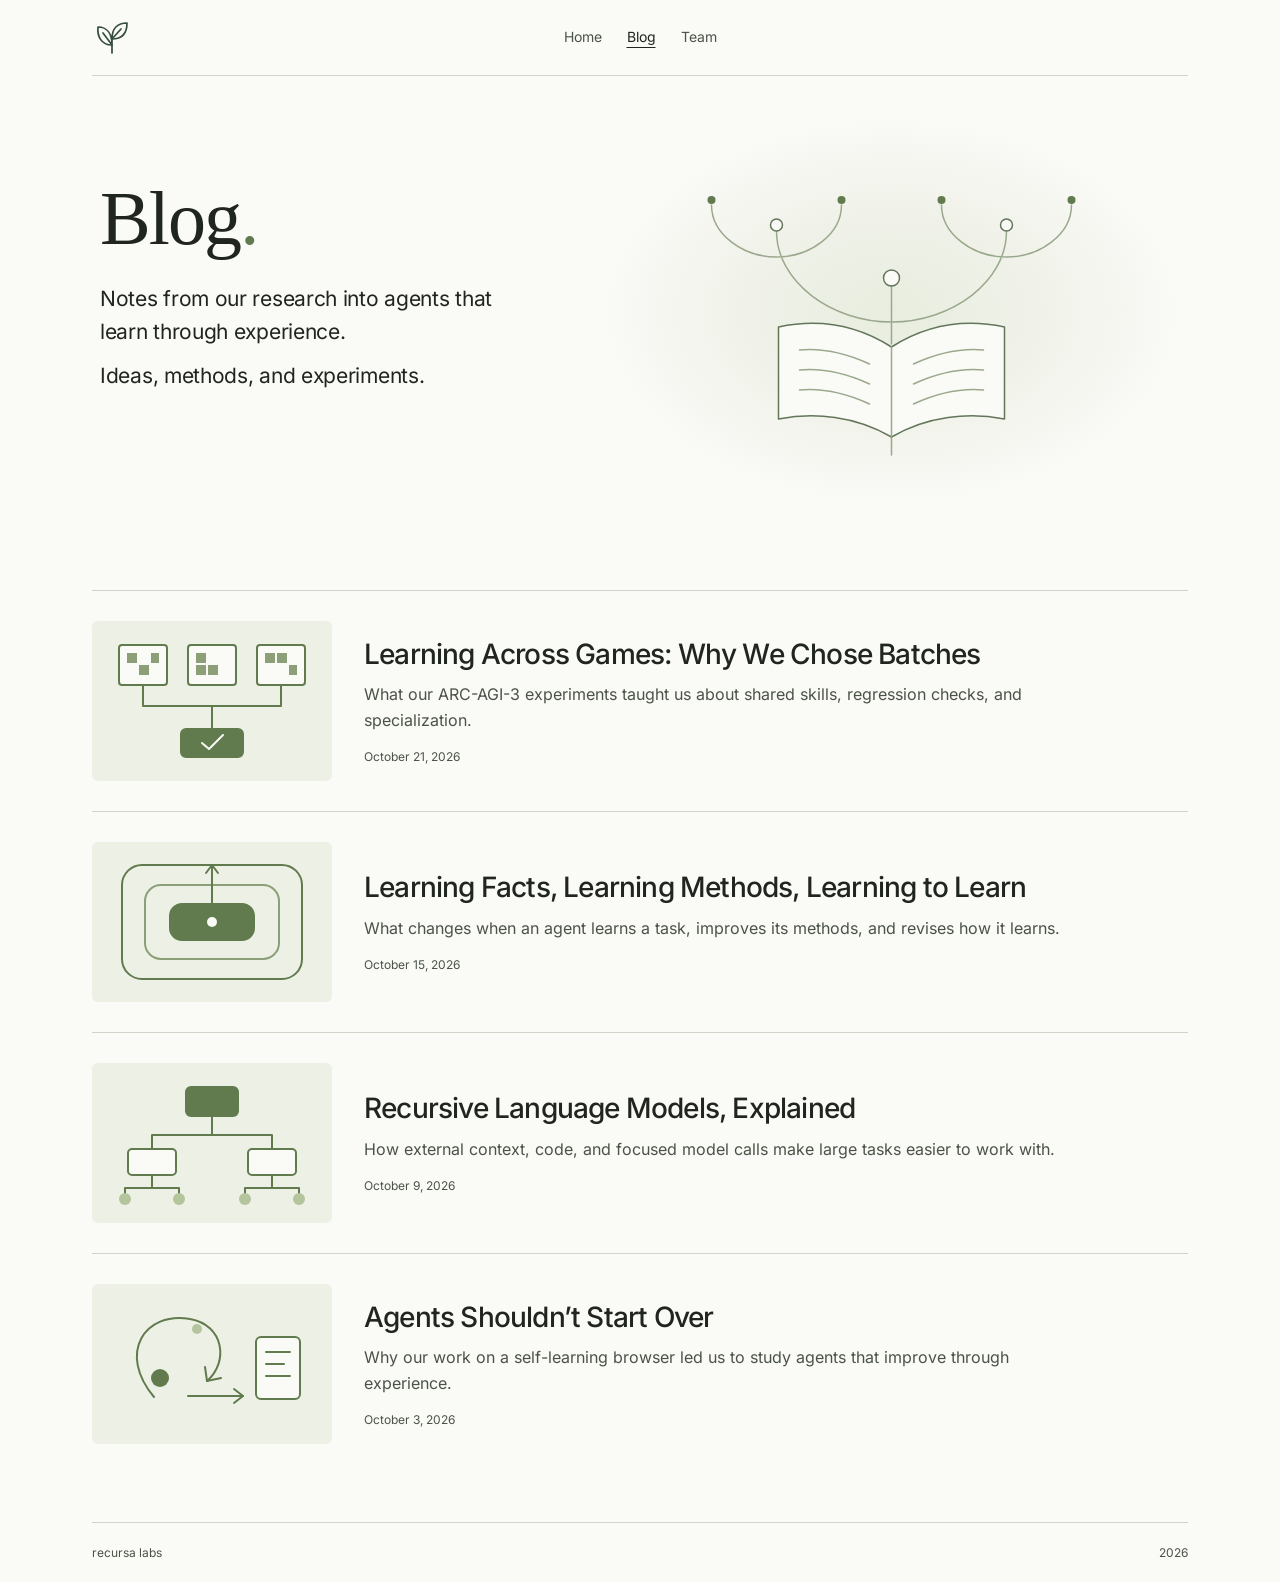
<file: blog/index.html>
<!doctype html>
<html lang="en">
<head>
<meta charset="utf-8">
<meta name="viewport" content="width=device-width, initial-scale=1">
<meta name="theme-color" content="#fafaf7">
<title>Blog — recursa labs</title>
<meta name="description" content="Notes from our research into agents that learn through experience.">
<link rel="canonical" href="https://recursa-labs.github.io/blog/">
<meta property="og:type" content="website">
<meta property="og:title" content="Blog">
<meta property="og:description" content="Notes from our research into agents that learn through experience.">
<meta property="og:url" content="https://recursa-labs.github.io/blog/">
<meta property="og:site_name" content="recursa labs">
<link rel="icon" type="image/svg+xml" href="/assets/mark.svg">
<link rel="preload" href="/assets/inter-400.ttf" as="font" type="font/ttf" crossorigin>
<link rel="stylesheet" href="/styles.css?v=a4978dd54004">
</head>
<body>
<a class="skip-link" href="#main">Skip to content</a>
<div class="page-shell">
<header class="site-header">
<a href="/#/" class="wordmark" aria-label="recursa labs home"><img src="/assets/mark.svg" width="40" height="40" alt=""></a>
<nav aria-label="Main navigation"><a href="/#/">Home</a><a href="/blog/" aria-current="page">Blog</a><a href="/#/team">Team</a></nav>
</header>
<main id="main" tabindex="-1"><section class="secondary-view page-view" aria-labelledby="blog-title"><header class="hero"><div class="hero-copy"><h1 id="blog-title">Blog<span class="brand-dot">.</span></h1><p class="hero-intro">Notes from our research into agents that learn through experience.<br>Ideas, methods, and experiments.</p></div><div class="hero-study"><img class="hero-illustration" src="/assets/blog-hero.svg" width="500" height="450" alt="Research notes branching into connected ideas"></div></header><ol class="post-list">
<li><a class="post-card" href="/blog/learning-across-games/"><img class="post-thumbnail" src="/assets/blog/learning-across-games-cover.svg" width="240" height="160" alt=""><div><h2>Learning Across Games: Why We Chose Batches</h2><p>What our ARC-AGI-3 experiments taught us about shared skills, regression checks, and specialization.</p><span class="post-meta"><time datetime="2026-10-21">October 21, 2026</time></span></div></a></li>
<li><a class="post-card" href="/blog/learning-to-learn/"><img class="post-thumbnail" src="/assets/blog/learning-to-learn-cover.svg" width="240" height="160" alt=""><div><h2>Learning Facts, Learning Methods, Learning to Learn</h2><p>What changes when an agent learns a task, improves its methods, and revises how it learns.</p><span class="post-meta"><time datetime="2026-10-15">October 15, 2026</time></span></div></a></li>
<li><a class="post-card" href="/blog/recursive-language-models/"><img class="post-thumbnail" src="/assets/blog/recursive-language-models-cover.svg" width="240" height="160" alt=""><div><h2>Recursive Language Models, Explained</h2><p>How external context, code, and focused model calls make large tasks easier to work with.</p><span class="post-meta"><time datetime="2026-10-09">October 9, 2026</time></span></div></a></li>
<li><a class="post-card" href="/blog/agents-shouldnt-start-over/"><img class="post-thumbnail" src="/assets/blog/agents-shouldnt-start-over-cover.svg" width="240" height="160" alt=""><div><h2>Agents Shouldn’t Start Over</h2><p>Why our work on a self-learning browser led us to study agents that improve through experience.</p><span class="post-meta"><time datetime="2026-10-03">October 3, 2026</time></span></div></a></li>
</ol></section></main>
<footer class="site-footer"><span>recursa labs</span><span>2026</span></footer>
</div>
</body>
</html>
</file>
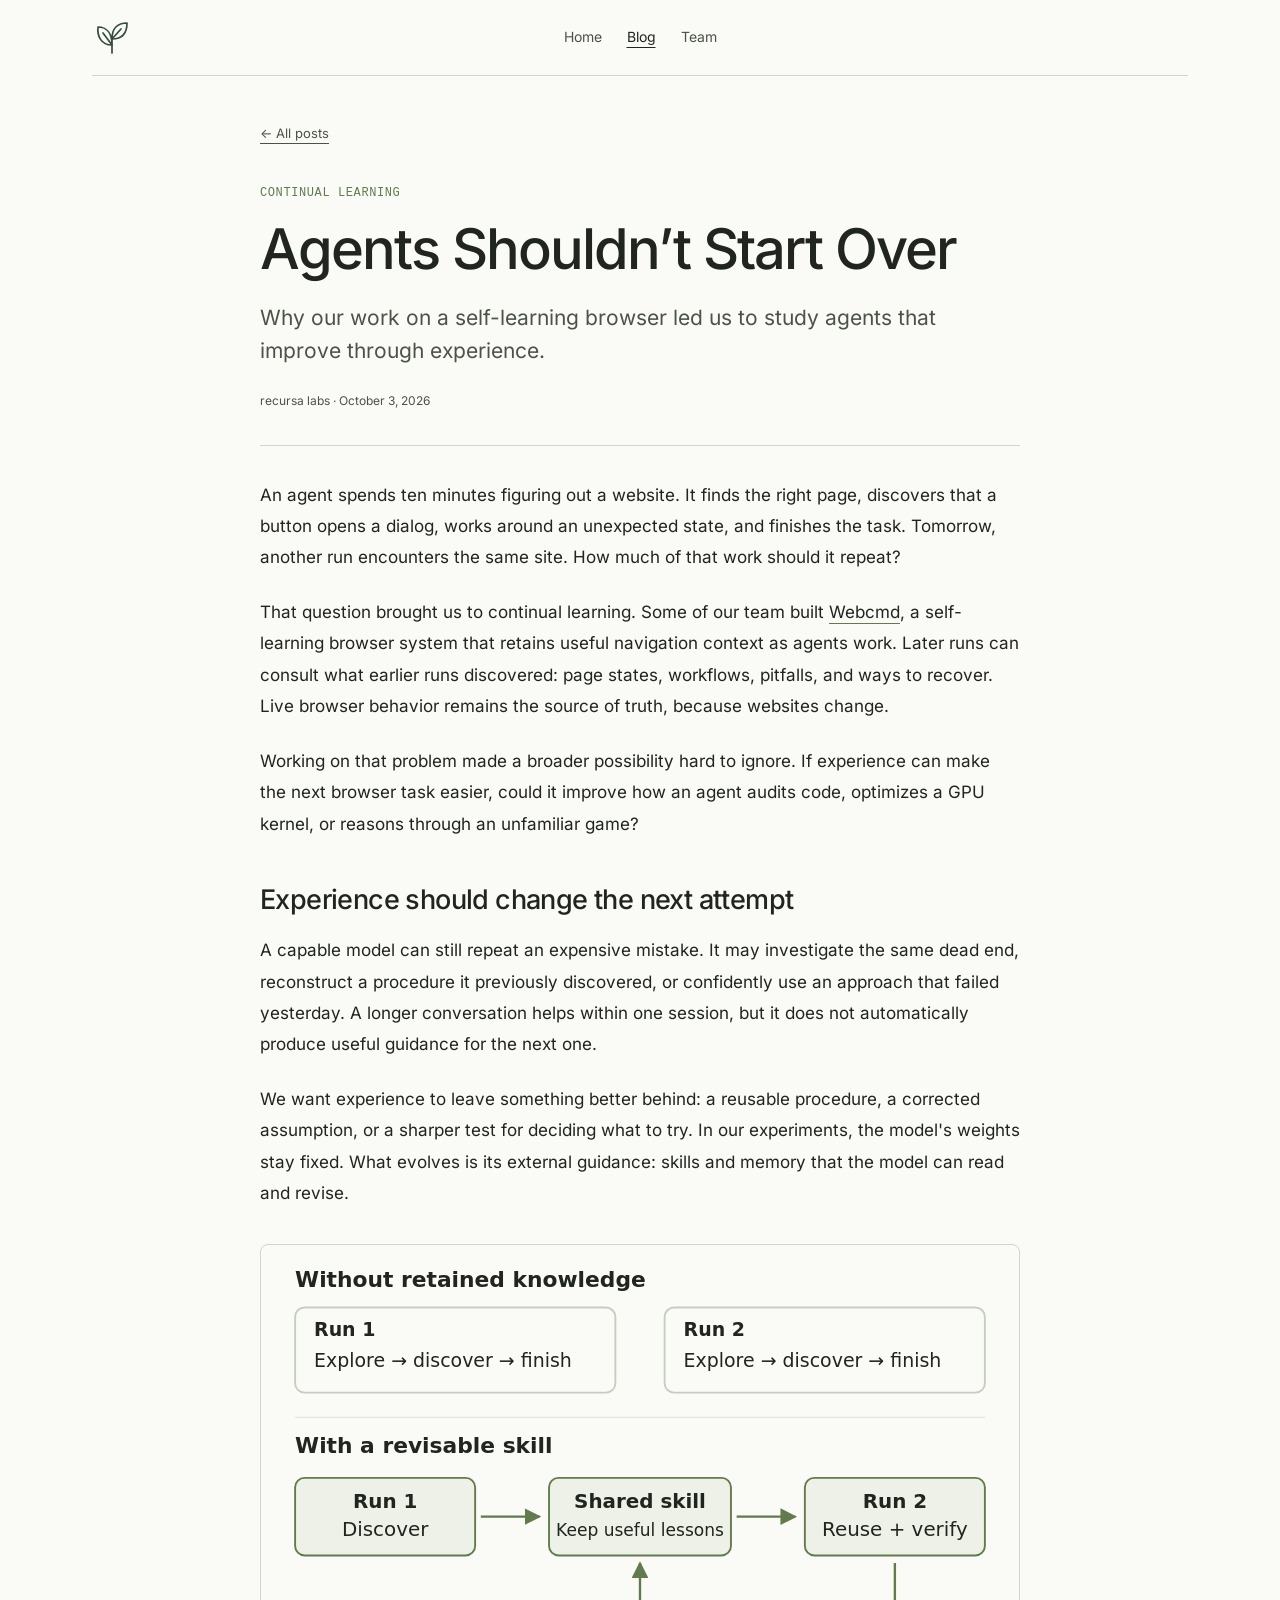
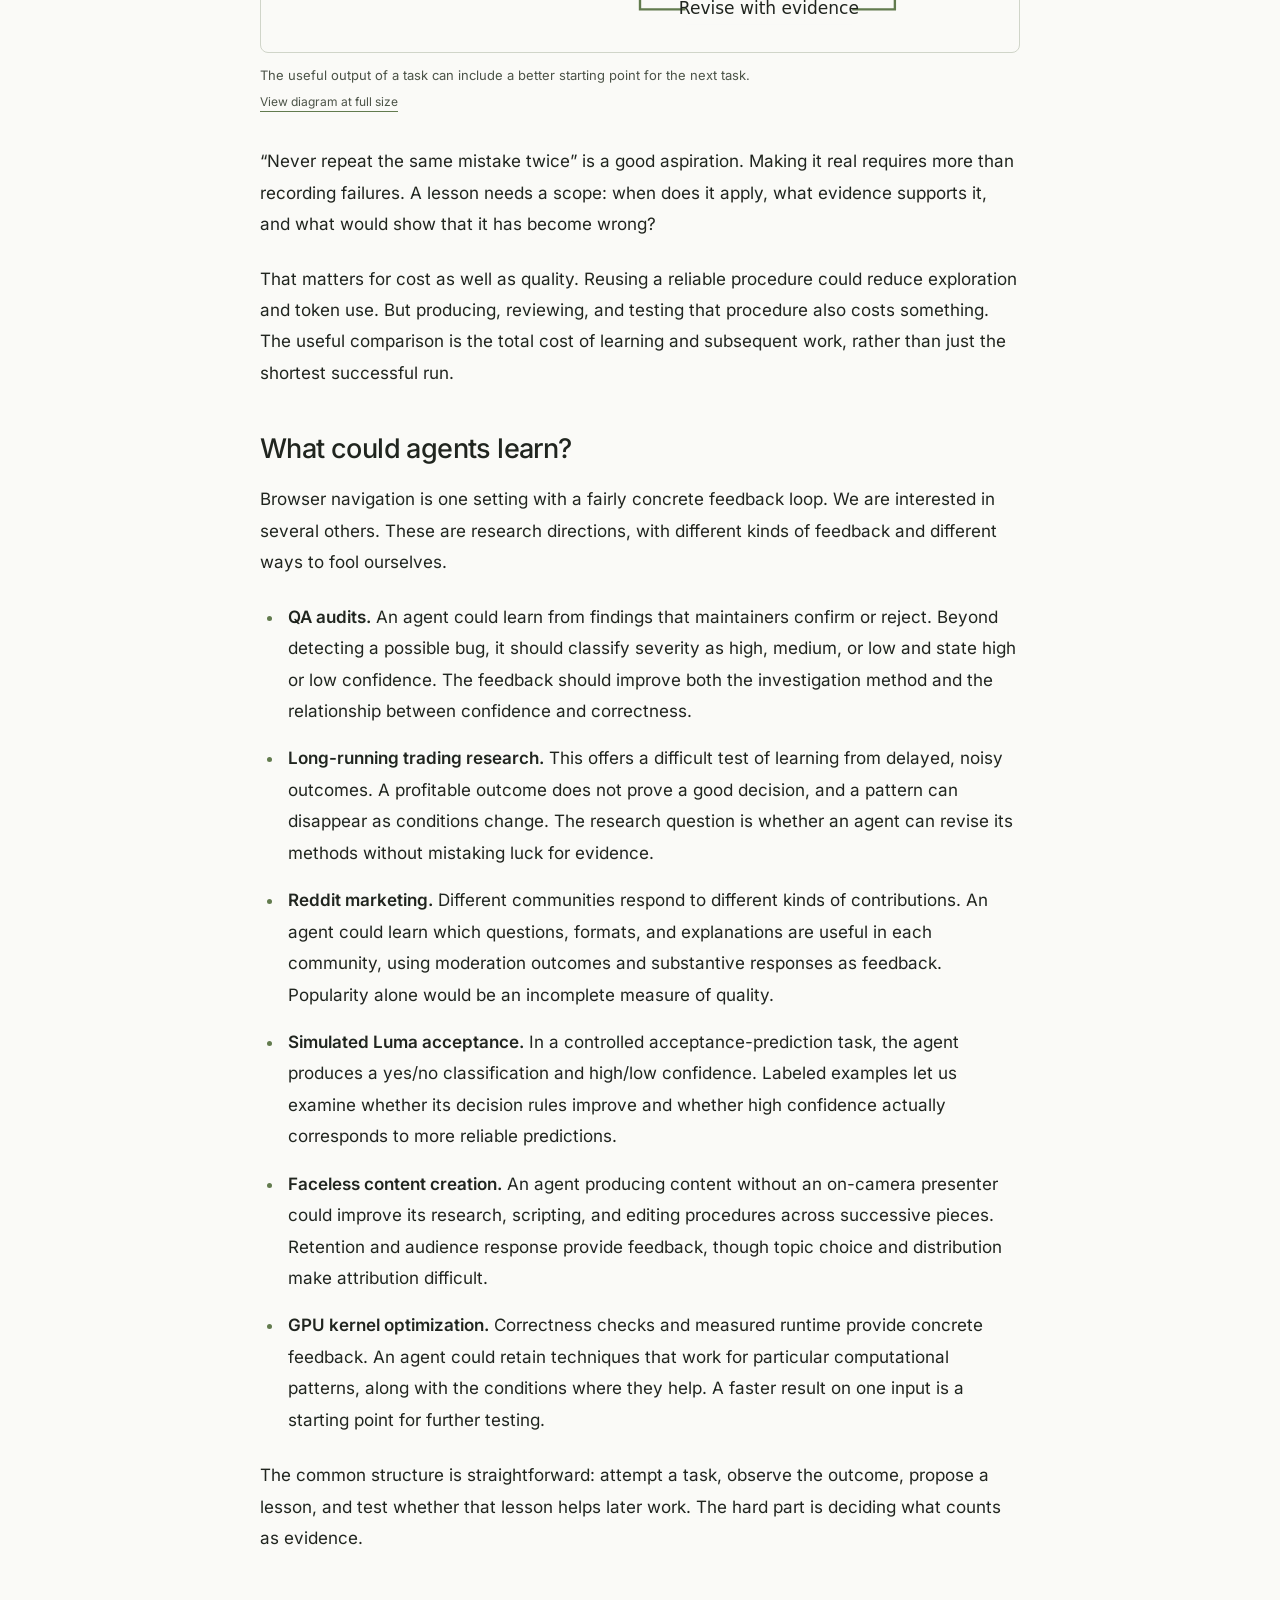
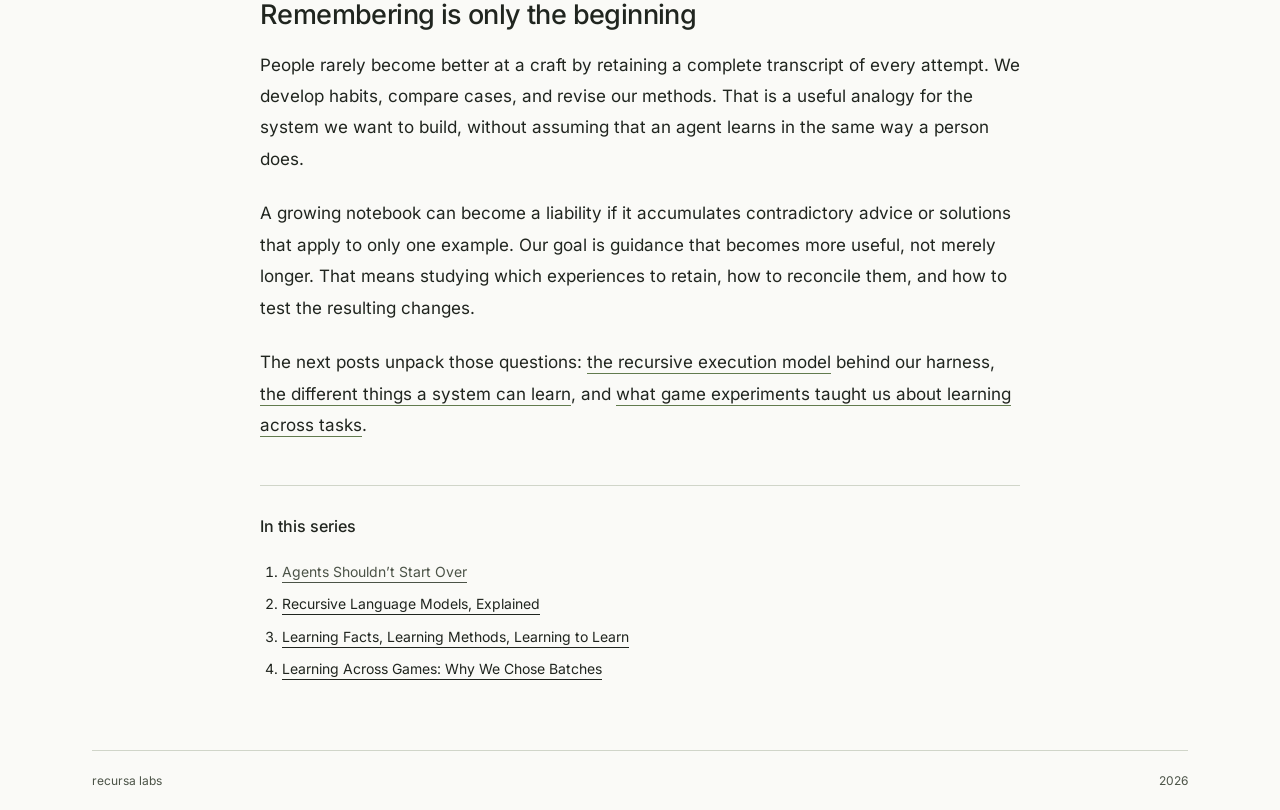
<file: blog/agents-shouldnt-start-over/index.html>
<!doctype html>
<html lang="en">
<head>
<meta charset="utf-8">
<meta name="viewport" content="width=device-width, initial-scale=1">
<meta name="theme-color" content="#fafaf7">
<title>Agents Shouldn’t Start Over — recursa labs</title>
<meta name="description" content="Why our work on a self-learning browser led us to study agents that improve through experience.">
<link rel="canonical" href="https://recursa-labs.github.io/blog/agents-shouldnt-start-over/">
<meta property="og:type" content="article">
<meta property="og:title" content="Agents Shouldn’t Start Over">
<meta property="og:description" content="Why our work on a self-learning browser led us to study agents that improve through experience.">
<meta property="og:url" content="https://recursa-labs.github.io/blog/agents-shouldnt-start-over/">
<meta property="og:site_name" content="recursa labs">
<link rel="icon" type="image/svg+xml" href="/assets/mark.svg">
<link rel="preload" href="/assets/inter-400.ttf" as="font" type="font/ttf" crossorigin>
<link rel="stylesheet" href="/styles.css?v=a4978dd54004">
</head>
<body>
<a class="skip-link" href="#main">Skip to content</a>
<div class="page-shell">
<header class="site-header">
<a href="/#/" class="wordmark" aria-label="recursa labs home"><img src="/assets/mark.svg" width="40" height="40" alt=""></a>
<nav aria-label="Main navigation"><a href="/#/">Home</a><a href="/blog/" aria-current="page">Blog</a><a href="/#/team">Team</a></nav>
</header>
<main id="main" tabindex="-1">
<article class="article">
<a class="article-back" href="/blog/">← All posts</a>
<header class="article-header">
<p class="article-kicker">CONTINUAL LEARNING</p>
<h1>Agents Shouldn’t Start Over</h1>
<p class="article-deck">Why our work on a self-learning browser led us to study agents that improve through experience.</p>
<p class="article-meta">recursa labs · <time datetime="2026-10-03">October 3, 2026</time></p>
</header>
<div class="article-body">
<p>An agent spends ten minutes figuring out a website. It finds the right page, discovers that a button opens a dialog, works around an unexpected state, and finishes the task. Tomorrow, another run encounters the same site. How much of that work should it repeat?</p>
<p>That question brought us to continual learning. Some of our team built <a href="https://github.com/agentrhq/webcmd">Webcmd</a>, a self-learning browser system that retains useful navigation context as agents work. Later runs can consult what earlier runs discovered: page states, workflows, pitfalls, and ways to recover. Live browser behavior remains the source of truth, because websites change.</p>
<p>Working on that problem made a broader possibility hard to ignore. If experience can make the next browser task easier, could it improve how an agent audits code, optimizes a GPU kernel, or reasons through an unfamiliar game?</p>
<h2>Experience should change the next attempt</h2>
<p>A capable model can still repeat an expensive mistake. It may investigate the same dead end, reconstruct a procedure it previously discovered, or confidently use an approach that failed yesterday. A longer conversation helps within one session, but it does not automatically produce useful guidance for the next one.</p>
<p>We want experience to leave something better behind: a reusable procedure, a corrected assumption, or a sharper test for deciding what to try. In our experiments, the model's weights stay fixed. What evolves is its external guidance: skills and memory that the model can read and revise.</p>
<figure><a href="/assets/blog/experience.svg"><img src="/assets/blog/experience.svg" alt="Without retained knowledge, each run repeats exploration. With a revisable skill, experience from one run informs the next, while new observations can correct the skill." width="800" height="430" loading="lazy"></a><figcaption>The useful output of a task can include a better starting point for the next task.<a class="figure-expand" href="/assets/blog/experience.svg">View diagram at full size</a></figcaption></figure>
<p>“Never repeat the same mistake twice” is a good aspiration. Making it real requires more than recording failures. A lesson needs a scope: when does it apply, what evidence supports it, and what would show that it has become wrong?</p>
<p>That matters for cost as well as quality. Reusing a reliable procedure could reduce exploration and token use. But producing, reviewing, and testing that procedure also costs something. The useful comparison is the total cost of learning and subsequent work, rather than just the shortest successful run.</p>
<h2>What could agents learn?</h2>
<p>Browser navigation is one setting with a fairly concrete feedback loop. We are interested in several others. These are research directions, with different kinds of feedback and different ways to fool ourselves.</p>
<ul>
<li><strong>QA audits.</strong> An agent could learn from findings that maintainers confirm or reject. Beyond detecting a possible bug, it should classify severity as high, medium, or low and state high or low confidence. The feedback should improve both the investigation method and the relationship between confidence and correctness.</li>
<li><strong>Long-running trading research.</strong> This offers a difficult test of learning from delayed, noisy outcomes. A profitable outcome does not prove a good decision, and a pattern can disappear as conditions change. The research question is whether an agent can revise its methods without mistaking luck for evidence.</li>
<li><strong>Reddit marketing.</strong> Different communities respond to different kinds of contributions. An agent could learn which questions, formats, and explanations are useful in each community, using moderation outcomes and substantive responses as feedback. Popularity alone would be an incomplete measure of quality.</li>
<li><strong>Simulated Luma acceptance.</strong> In a controlled acceptance-prediction task, the agent produces a yes/no classification and high/low confidence. Labeled examples let us examine whether its decision rules improve and whether high confidence actually corresponds to more reliable predictions.</li>
<li><strong>Faceless content creation.</strong> An agent producing content without an on-camera presenter could improve its research, scripting, and editing procedures across successive pieces. Retention and audience response provide feedback, though topic choice and distribution make attribution difficult.</li>
<li><strong>GPU kernel optimization.</strong> Correctness checks and measured runtime provide concrete feedback. An agent could retain techniques that work for particular computational patterns, along with the conditions where they help. A faster result on one input is a starting point for further testing.</li>
</ul>
<p>The common structure is straightforward: attempt a task, observe the outcome, propose a lesson, and test whether that lesson helps later work. The hard part is deciding what counts as evidence.</p>
<h2>Remembering is only the beginning</h2>
<p>People rarely become better at a craft by retaining a complete transcript of every attempt. We develop habits, compare cases, and revise our methods. That is a useful analogy for the system we want to build, without assuming that an agent learns in the same way a person does.</p>
<p>A growing notebook can become a liability if it accumulates contradictory advice or solutions that apply to only one example. Our goal is guidance that becomes more useful, not merely longer. That means studying which experiences to retain, how to reconcile them, and how to test the resulting changes.</p>
<p>The next posts unpack those questions: <a href="/blog/recursive-language-models/">the recursive execution model</a> behind our harness, <a href="/blog/learning-to-learn/">the different things a system can learn</a>, and <a href="/blog/learning-across-games/">what game experiments taught us about learning across tasks</a>.</p>

</div>
<aside class="series-nav" aria-label="Continue the series">
<h2>In this series</h2>
<ol><li><a href="/blog/agents-shouldnt-start-over/" aria-current="page">Agents Shouldn’t Start Over</a></li>
<li><a href="/blog/recursive-language-models/">Recursive Language Models, Explained</a></li>
<li><a href="/blog/learning-to-learn/">Learning Facts, Learning Methods, Learning to Learn</a></li>
<li><a href="/blog/learning-across-games/">Learning Across Games: Why We Chose Batches</a></li></ol>
</aside>
</article>
</main>
<footer class="site-footer"><span>recursa labs</span><span>2026</span></footer>
</div>
</body>
</html>
</file>
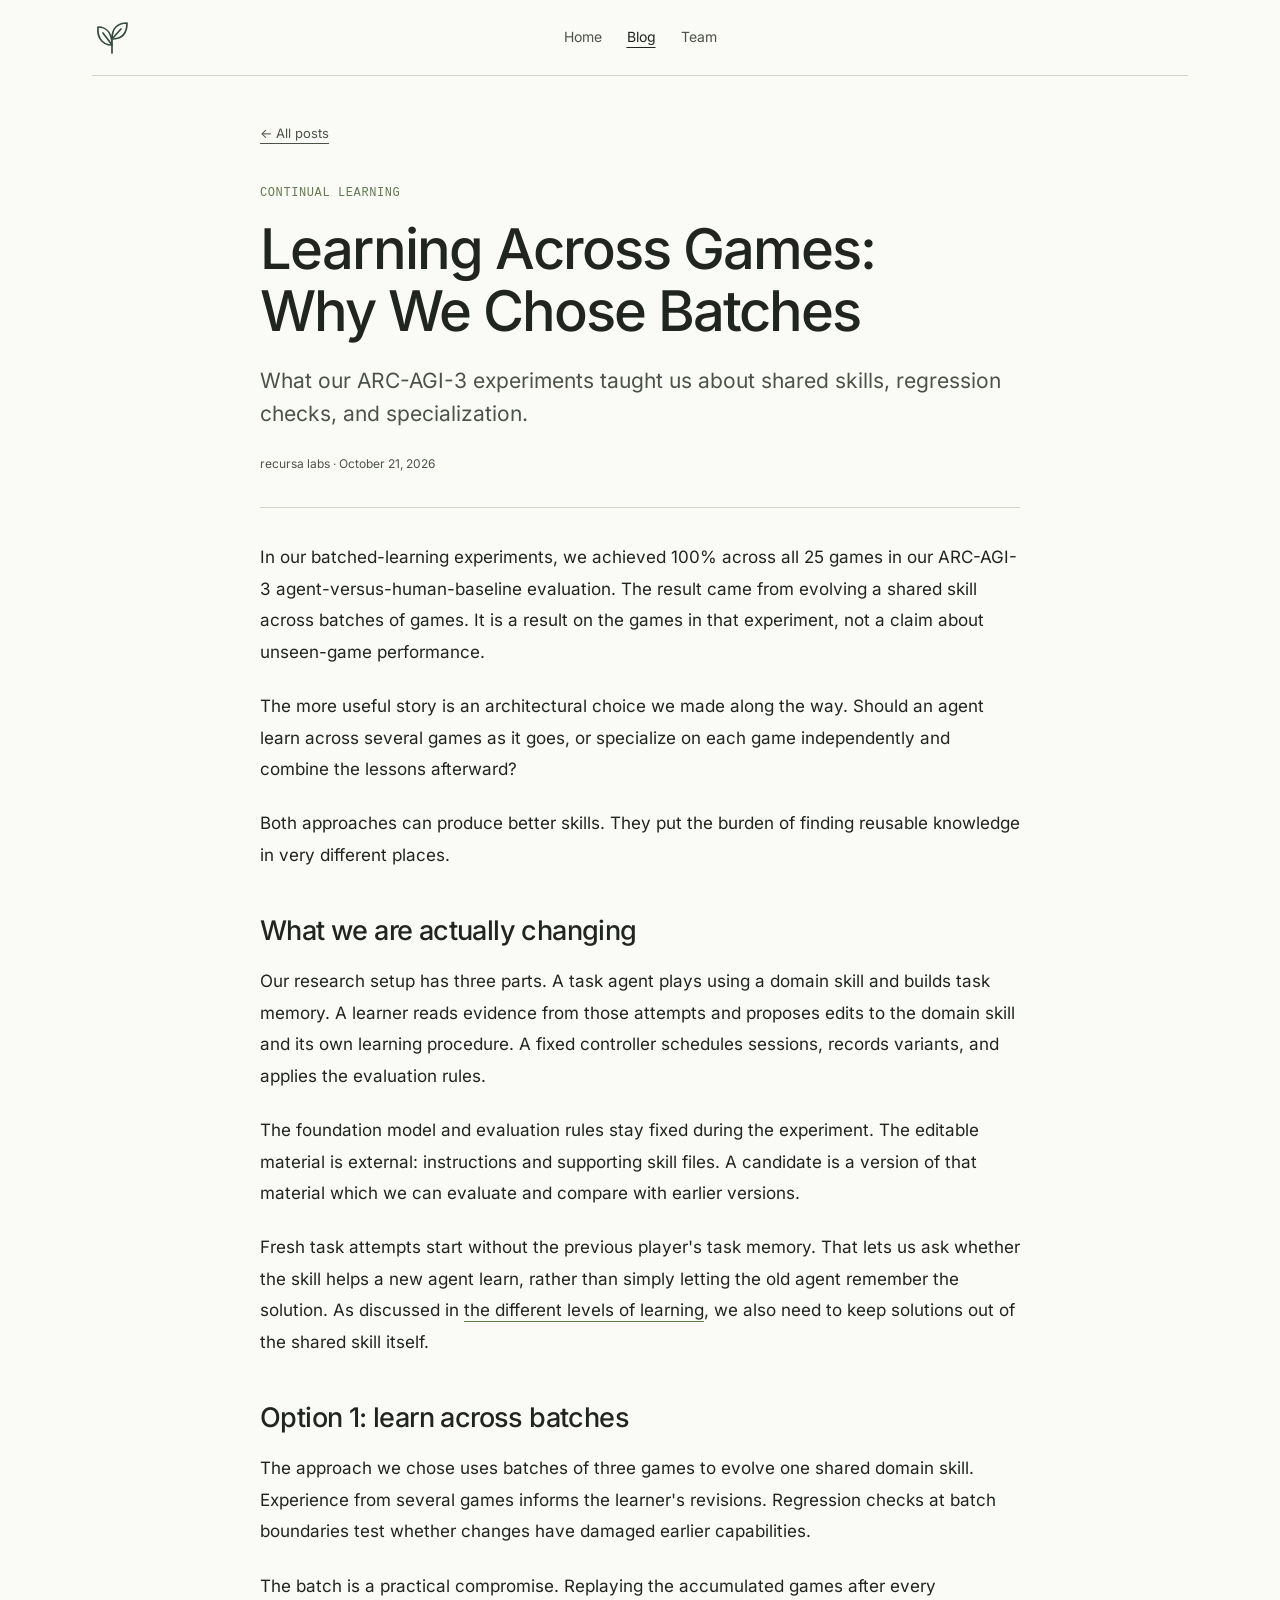
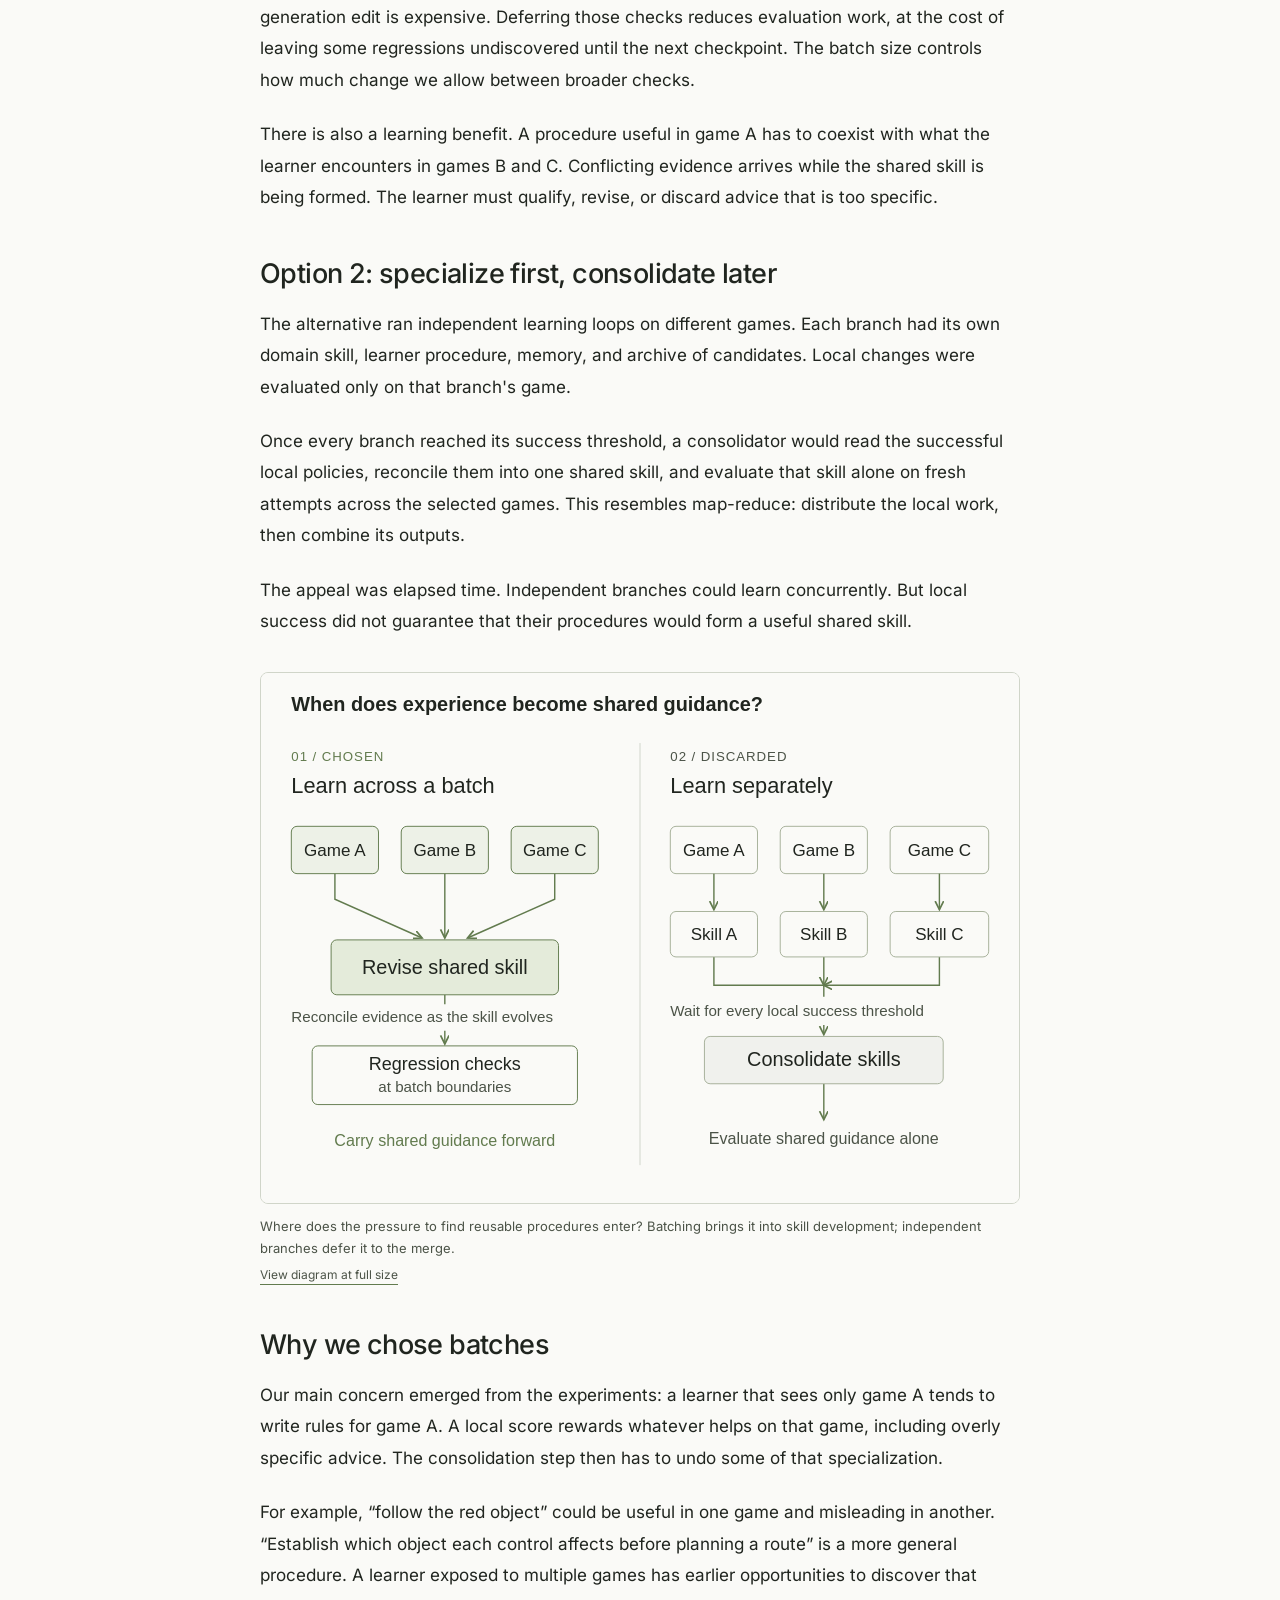
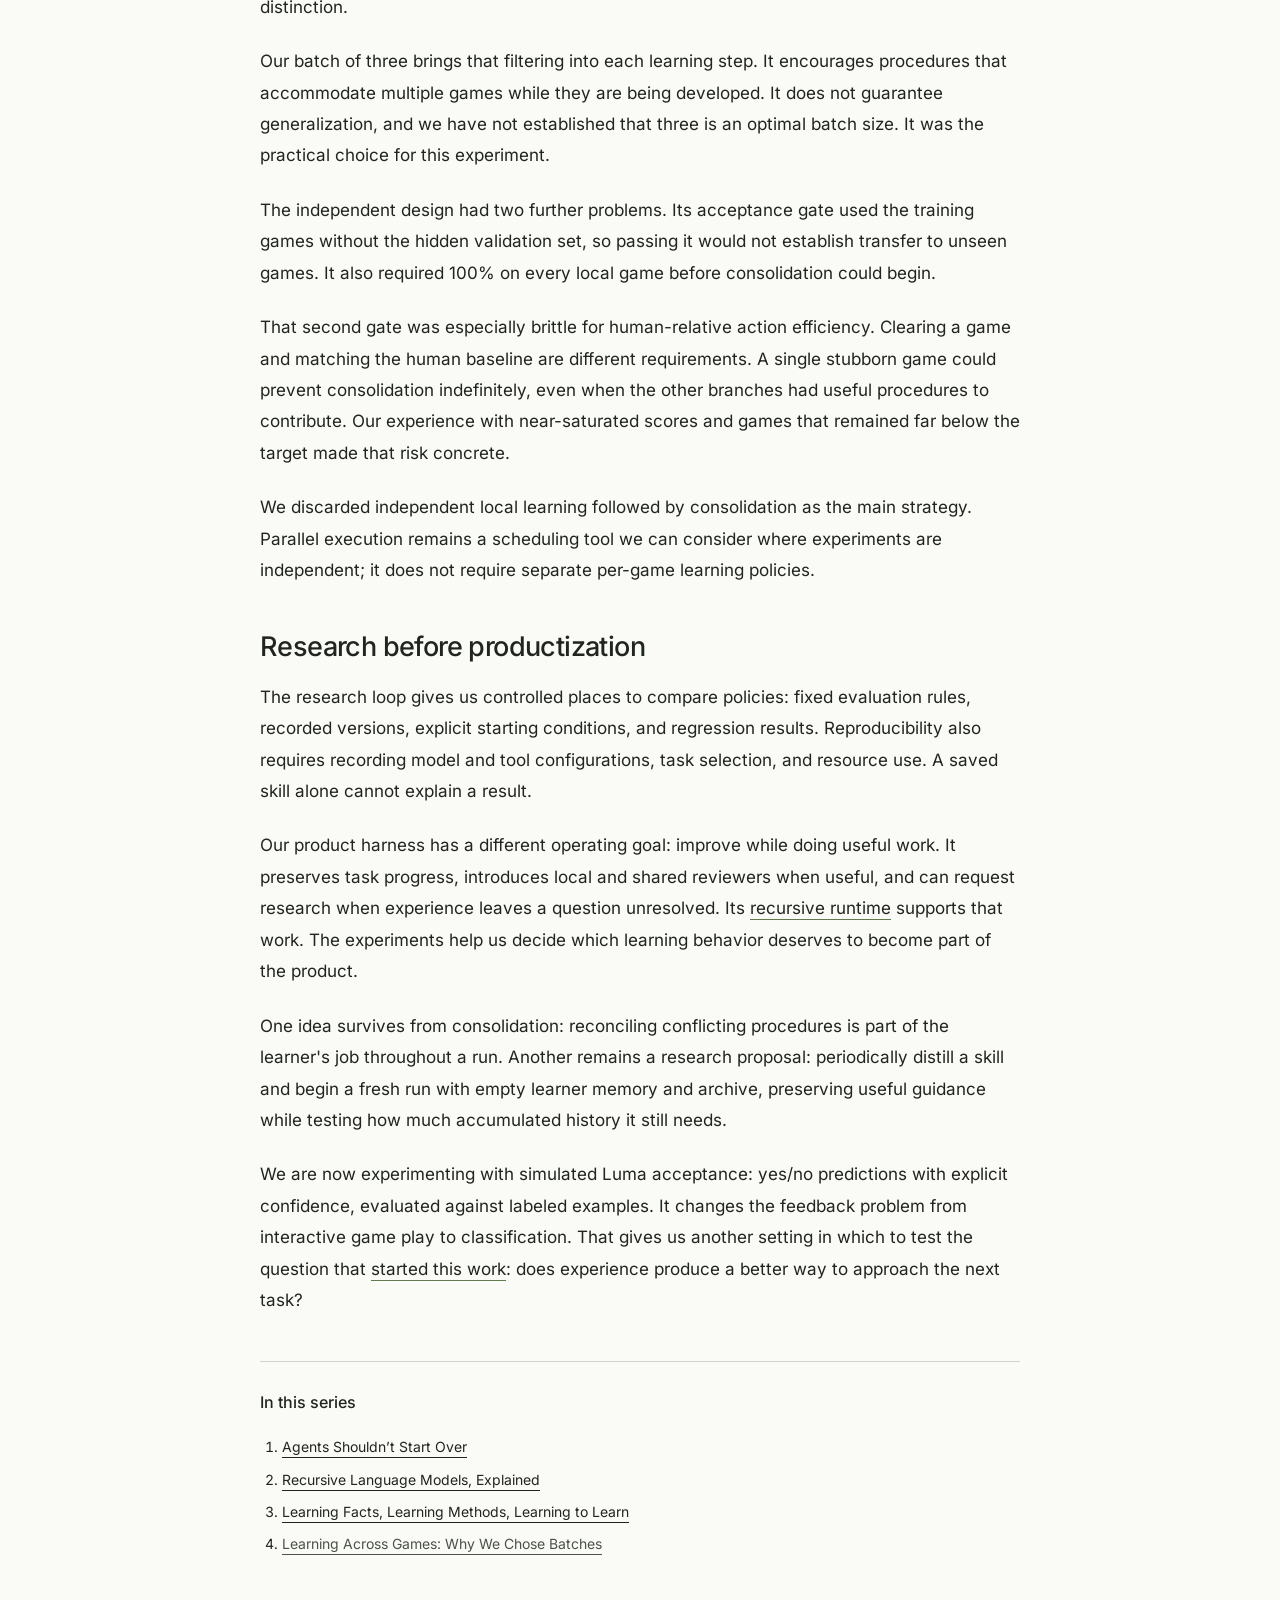
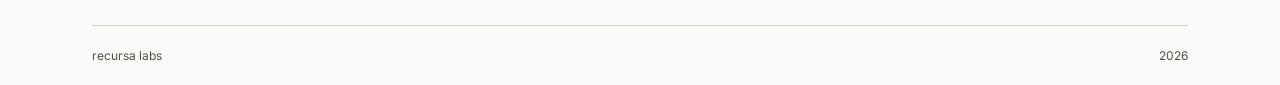
<file: blog/learning-across-games/index.html>
<!doctype html>
<html lang="en">
<head>
<meta charset="utf-8">
<meta name="viewport" content="width=device-width, initial-scale=1">
<meta name="theme-color" content="#fafaf7">
<title>Learning Across Games: Why We Chose Batches — recursa labs</title>
<meta name="description" content="What our ARC-AGI-3 experiments taught us about shared skills, regression checks, and specialization.">
<link rel="canonical" href="https://recursa-labs.github.io/blog/learning-across-games/">
<meta property="og:type" content="article">
<meta property="og:title" content="Learning Across Games: Why We Chose Batches">
<meta property="og:description" content="What our ARC-AGI-3 experiments taught us about shared skills, regression checks, and specialization.">
<meta property="og:url" content="https://recursa-labs.github.io/blog/learning-across-games/">
<meta property="og:site_name" content="recursa labs">
<link rel="icon" type="image/svg+xml" href="/assets/mark.svg">
<link rel="preload" href="/assets/inter-400.ttf" as="font" type="font/ttf" crossorigin>
<link rel="stylesheet" href="/styles.css?v=a4978dd54004">
</head>
<body>
<a class="skip-link" href="#main">Skip to content</a>
<div class="page-shell">
<header class="site-header">
<a href="/#/" class="wordmark" aria-label="recursa labs home"><img src="/assets/mark.svg" width="40" height="40" alt=""></a>
<nav aria-label="Main navigation"><a href="/#/">Home</a><a href="/blog/" aria-current="page">Blog</a><a href="/#/team">Team</a></nav>
</header>
<main id="main" tabindex="-1">
<article class="article">
<a class="article-back" href="/blog/">← All posts</a>
<header class="article-header">
<p class="article-kicker">CONTINUAL LEARNING</p>
<h1>Learning Across Games: Why We Chose Batches</h1>
<p class="article-deck">What our ARC-AGI-3 experiments taught us about shared skills, regression checks, and specialization.</p>
<p class="article-meta">recursa labs · <time datetime="2026-10-21">October 21, 2026</time></p>
</header>
<div class="article-body">
<p>In our batched-learning experiments, we achieved 100% across all 25 games in our ARC-AGI-3 agent-versus-human-baseline evaluation. The result came from evolving a shared skill across batches of games. It is a result on the games in that experiment, not a claim about unseen-game performance.</p>
<p>The more useful story is an architectural choice we made along the way. Should an agent learn across several games as it goes, or specialize on each game independently and combine the lessons afterward?</p>
<p>Both approaches can produce better skills. They put the burden of finding reusable knowledge in very different places.</p>

<h2>What we are actually changing</h2>
<p>Our research setup has three parts. A task agent plays using a domain skill and builds task memory. A learner reads evidence from those attempts and proposes edits to the domain skill and its own learning procedure. A fixed controller schedules sessions, records variants, and applies the evaluation rules.</p>
<p>The foundation model and evaluation rules stay fixed during the experiment. The editable material is external: instructions and supporting skill files. A candidate is a version of that material which we can evaluate and compare with earlier versions.</p>
<p>Fresh task attempts start without the previous player's task memory. That lets us ask whether the skill helps a new agent learn, rather than simply letting the old agent remember the solution. As discussed in <a href="/blog/learning-to-learn/">the different levels of learning</a>, we also need to keep solutions out of the shared skill itself.</p>

<h2>Option 1: learn across batches</h2>
<p>The approach we chose uses batches of three games to evolve one shared domain skill. Experience from several games informs the learner's revisions. Regression checks at batch boundaries test whether changes have damaged earlier capabilities.</p>
<p>The batch is a practical compromise. Replaying the accumulated games after every generation edit is expensive. Deferring those checks reduces evaluation work, at the cost of leaving some regressions undiscovered until the next checkpoint. The batch size controls how much change we allow between broader checks.</p>
<p>There is also a learning benefit. A procedure useful in game A has to coexist with what the learner encounters in games B and C. Conflicting evidence arrives while the shared skill is being formed. The learner must qualify, revise, or discard advice that is too specific.</p>

<h2>Option 2: specialize first, consolidate later</h2>
<p>The alternative ran independent learning loops on different games. Each branch had its own domain skill, learner procedure, memory, and archive of candidates. Local changes were evaluated only on that branch's game.</p>
<p>Once every branch reached its success threshold, a consolidator would read the successful local policies, reconcile them into one shared skill, and evaluate that skill alone on fresh attempts across the selected games. This resembles map-reduce: distribute the local work, then combine its outputs.</p>
<p>The appeal was elapsed time. Independent branches could learn concurrently. But local success did not guarantee that their procedures would form a useful shared skill.</p>

<figure><a href="/assets/blog/batched-learning.svg"><img src="/assets/blog/batched-learning.svg" width="800" height="560" alt="Batched learning brings evidence from games A, B, and C into a shared skill before regression checks. The discarded alternative evolves separate skills first and postpones reconciliation until consolidation." loading="lazy"></a><figcaption>Where does the pressure to find reusable procedures enter? Batching brings it into skill development; independent branches defer it to the merge.<a class="figure-expand" href="/assets/blog/batched-learning.svg">View diagram at full size</a></figcaption></figure>

<h2>Why we chose batches</h2>
<p>Our main concern emerged from the experiments: a learner that sees only game A tends to write rules for game A. A local score rewards whatever helps on that game, including overly specific advice. The consolidation step then has to undo some of that specialization.</p>
<p>For example, “follow the red object” could be useful in one game and misleading in another. “Establish which object each control affects before planning a route” is a more general procedure. A learner exposed to multiple games has earlier opportunities to discover that distinction.</p>
<p>Our batch of three brings that filtering into each learning step. It encourages procedures that accommodate multiple games while they are being developed. It does not guarantee generalization, and we have not established that three is an optimal batch size. It was the practical choice for this experiment.</p>
<p>The independent design had two further problems. Its acceptance gate used the training games without the hidden validation set, so passing it would not establish transfer to unseen games. It also required 100% on every local game before consolidation could begin.</p>
<p>That second gate was especially brittle for human-relative action efficiency. Clearing a game and matching the human baseline are different requirements. A single stubborn game could prevent consolidation indefinitely, even when the other branches had useful procedures to contribute. Our experience with near-saturated scores and games that remained far below the target made that risk concrete.</p>
<p>We discarded independent local learning followed by consolidation as the main strategy. Parallel execution remains a scheduling tool we can consider where experiments are independent; it does not require separate per-game learning policies.</p>

<h2>Research before productization</h2>
<p>The research loop gives us controlled places to compare policies: fixed evaluation rules, recorded versions, explicit starting conditions, and regression results. Reproducibility also requires recording model and tool configurations, task selection, and resource use. A saved skill alone cannot explain a result.</p>
<p>Our product harness has a different operating goal: improve while doing useful work. It preserves task progress, introduces local and shared reviewers when useful, and can request research when experience leaves a question unresolved. Its <a href="/blog/recursive-language-models/">recursive runtime</a> supports that work. The experiments help us decide which learning behavior deserves to become part of the product.</p>
<p>One idea survives from consolidation: reconciling conflicting procedures is part of the learner's job throughout a run. Another remains a research proposal: periodically distill a skill and begin a fresh run with empty learner memory and archive, preserving useful guidance while testing how much accumulated history it still needs.</p>
<p>We are now experimenting with simulated Luma acceptance: yes/no predictions with explicit confidence, evaluated against labeled examples. It changes the feedback problem from interactive game play to classification. That gives us another setting in which to test the question that <a href="/blog/agents-shouldnt-start-over/">started this work</a>: does experience produce a better way to approach the next task?</p>

</div>
<aside class="series-nav" aria-label="Continue the series">
<h2>In this series</h2>
<ol><li><a href="/blog/agents-shouldnt-start-over/">Agents Shouldn’t Start Over</a></li>
<li><a href="/blog/recursive-language-models/">Recursive Language Models, Explained</a></li>
<li><a href="/blog/learning-to-learn/">Learning Facts, Learning Methods, Learning to Learn</a></li>
<li><a href="/blog/learning-across-games/" aria-current="page">Learning Across Games: Why We Chose Batches</a></li></ol>
</aside>
</article>
</main>
<footer class="site-footer"><span>recursa labs</span><span>2026</span></footer>
</div>
</body>
</html>
</file>
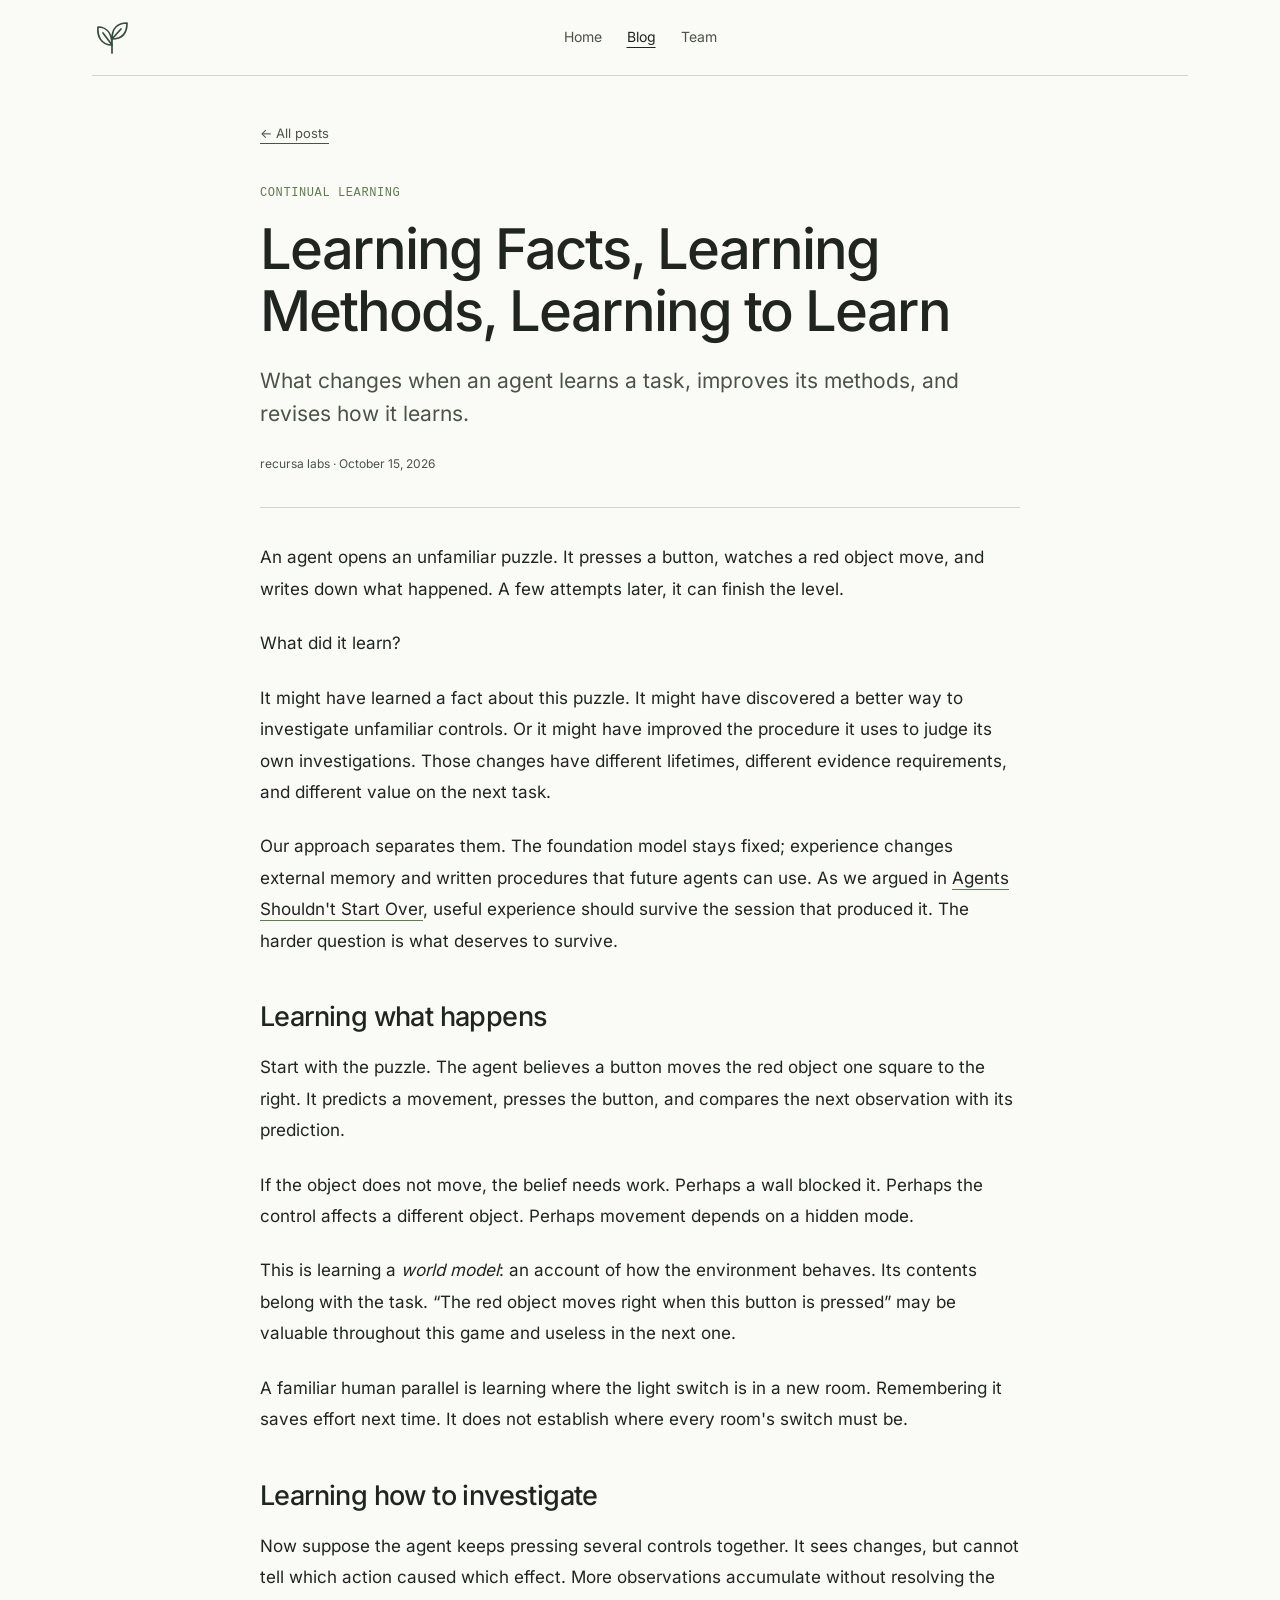
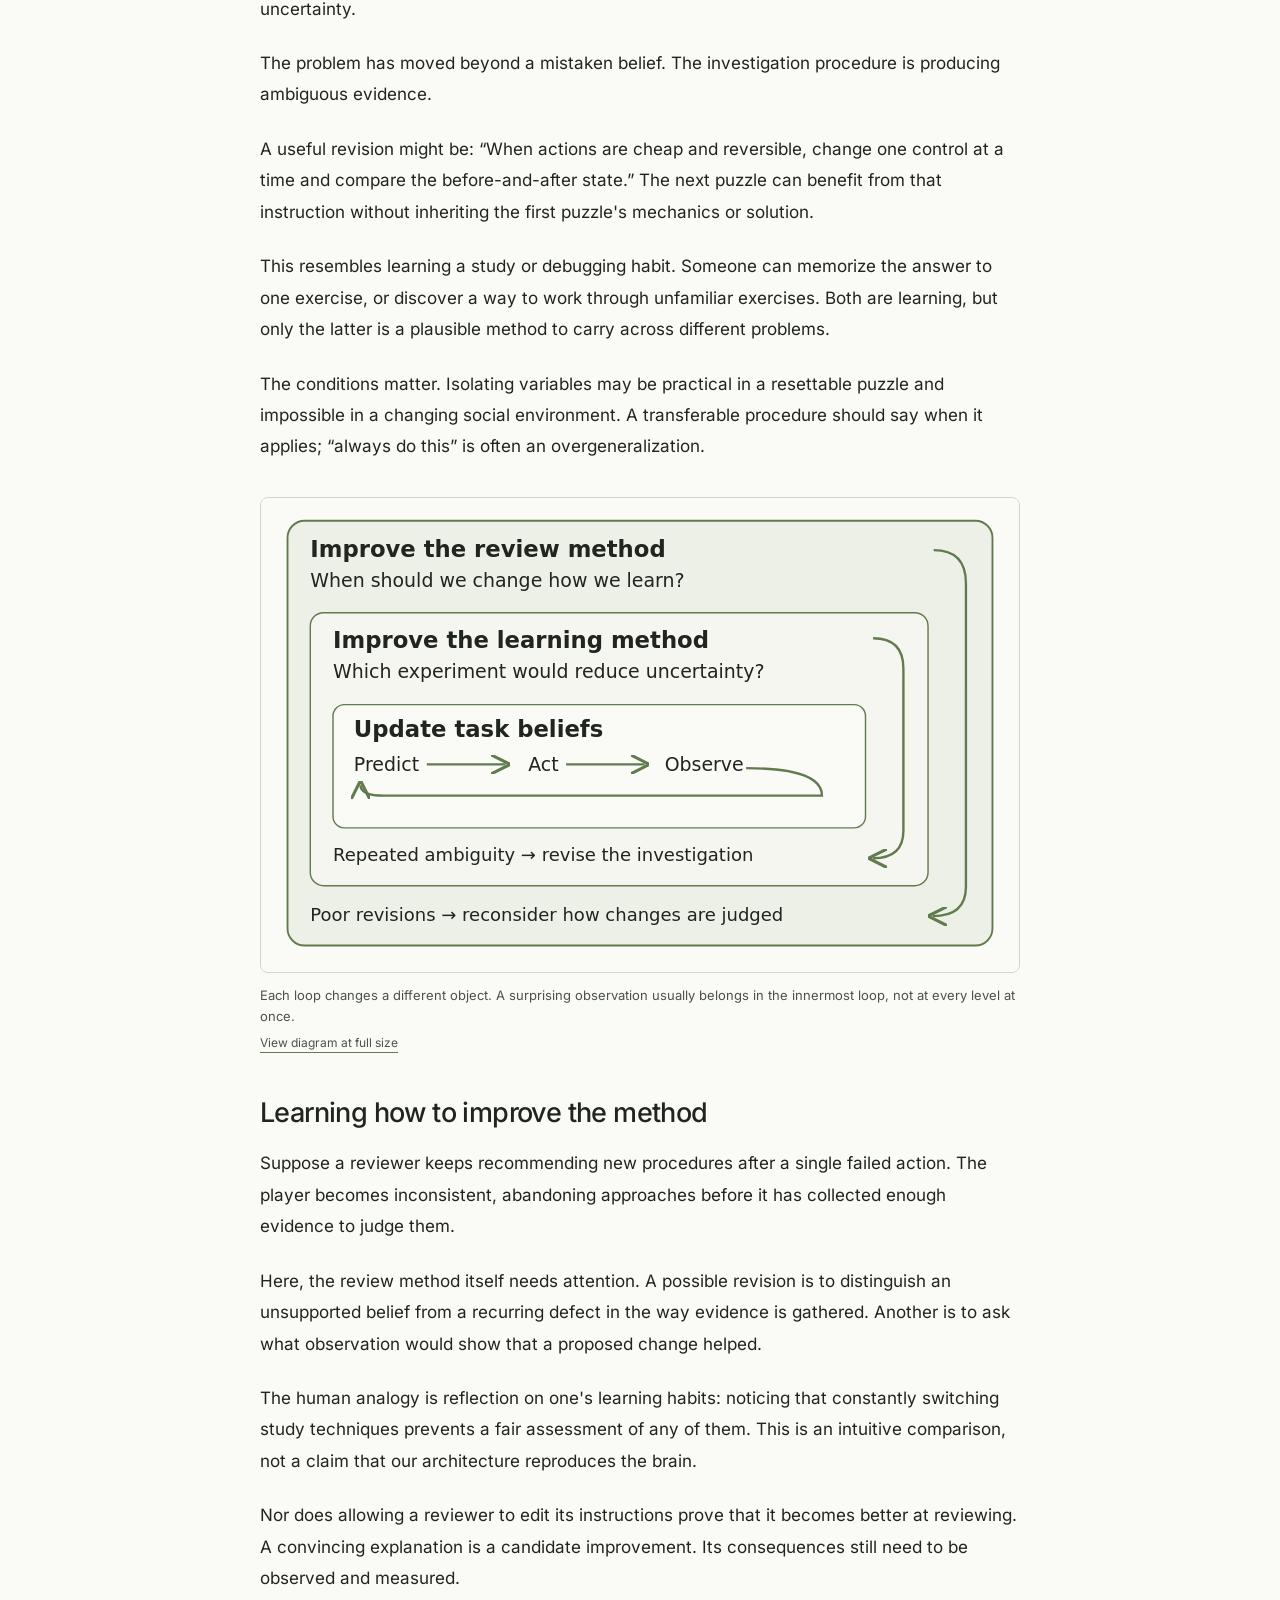
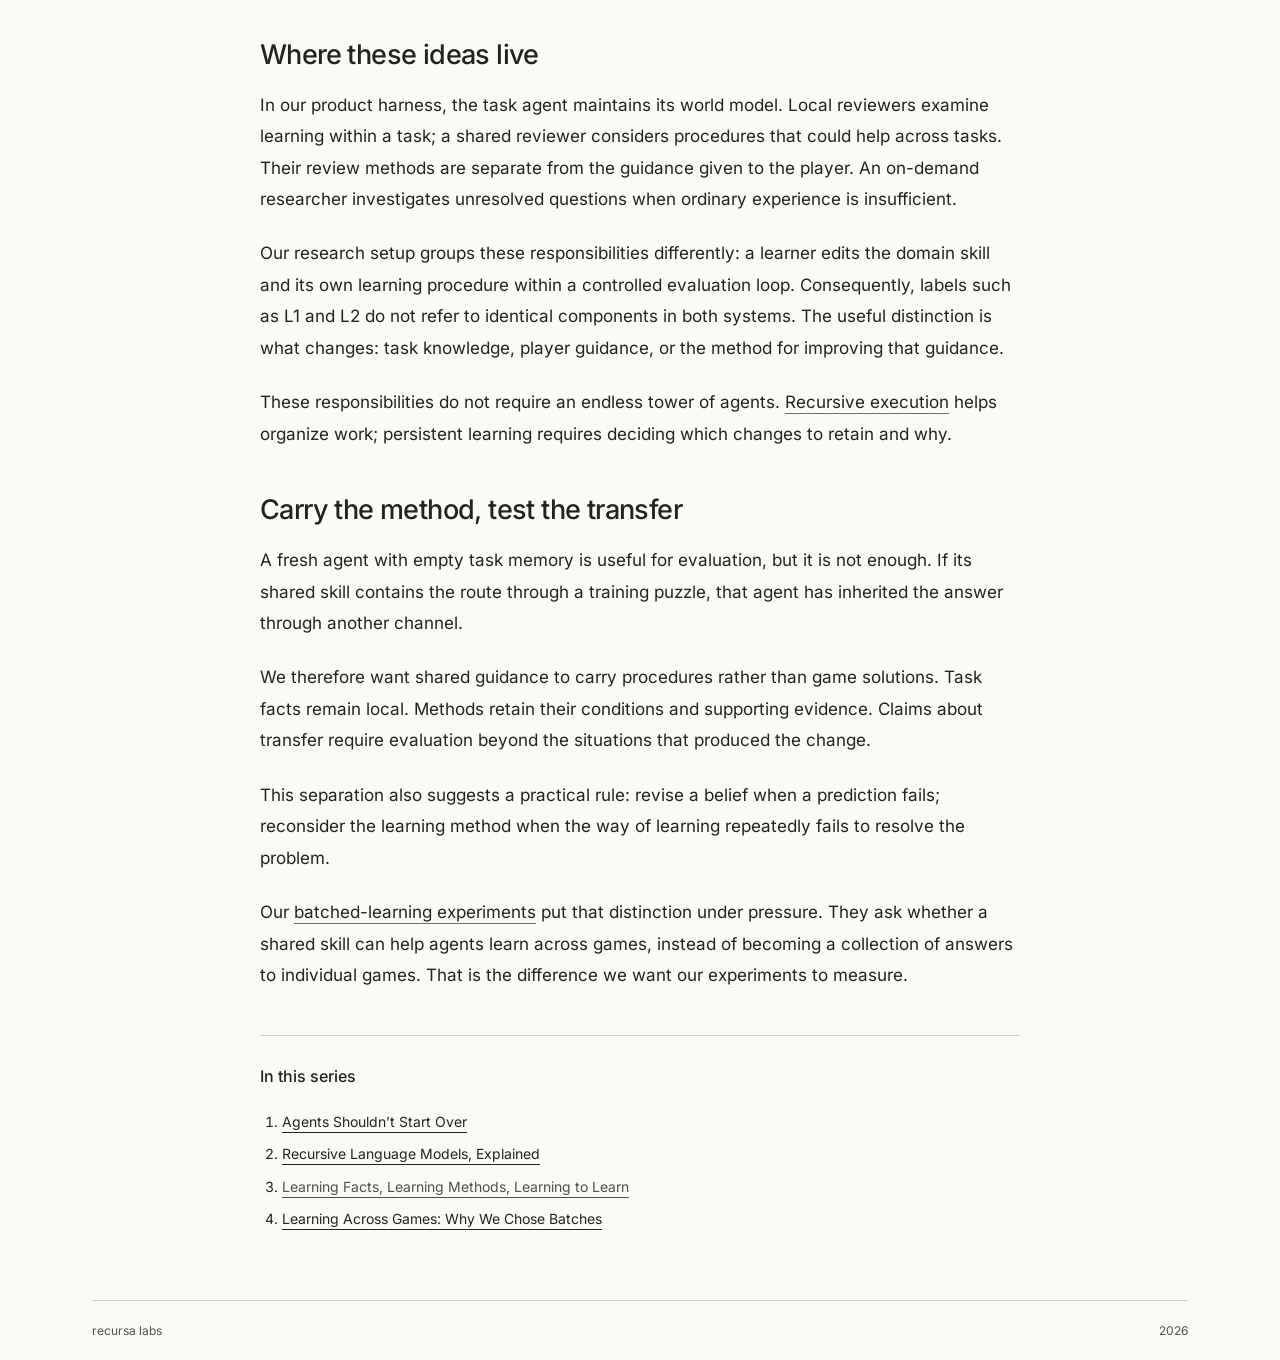
<file: blog/learning-to-learn/index.html>
<!doctype html>
<html lang="en">
<head>
<meta charset="utf-8">
<meta name="viewport" content="width=device-width, initial-scale=1">
<meta name="theme-color" content="#fafaf7">
<title>Learning Facts, Learning Methods, Learning to Learn — recursa labs</title>
<meta name="description" content="What changes when an agent learns a task, improves its methods, and revises how it learns.">
<link rel="canonical" href="https://recursa-labs.github.io/blog/learning-to-learn/">
<meta property="og:type" content="article">
<meta property="og:title" content="Learning Facts, Learning Methods, Learning to Learn">
<meta property="og:description" content="What changes when an agent learns a task, improves its methods, and revises how it learns.">
<meta property="og:url" content="https://recursa-labs.github.io/blog/learning-to-learn/">
<meta property="og:site_name" content="recursa labs">
<link rel="icon" type="image/svg+xml" href="/assets/mark.svg">
<link rel="preload" href="/assets/inter-400.ttf" as="font" type="font/ttf" crossorigin>
<link rel="stylesheet" href="/styles.css?v=a4978dd54004">
</head>
<body>
<a class="skip-link" href="#main">Skip to content</a>
<div class="page-shell">
<header class="site-header">
<a href="/#/" class="wordmark" aria-label="recursa labs home"><img src="/assets/mark.svg" width="40" height="40" alt=""></a>
<nav aria-label="Main navigation"><a href="/#/">Home</a><a href="/blog/" aria-current="page">Blog</a><a href="/#/team">Team</a></nav>
</header>
<main id="main" tabindex="-1">
<article class="article">
<a class="article-back" href="/blog/">← All posts</a>
<header class="article-header">
<p class="article-kicker">CONTINUAL LEARNING</p>
<h1>Learning Facts, Learning Methods, Learning to Learn</h1>
<p class="article-deck">What changes when an agent learns a task, improves its methods, and revises how it learns.</p>
<p class="article-meta">recursa labs · <time datetime="2026-10-15">October 15, 2026</time></p>
</header>
<div class="article-body">
<p>An agent opens an unfamiliar puzzle. It presses a button, watches a red object move, and writes down what happened. A few attempts later, it can finish the level.</p>
<p>What did it learn?</p>
<p>It might have learned a fact about this puzzle. It might have discovered a better way to investigate unfamiliar controls. Or it might have improved the procedure it uses to judge its own investigations. Those changes have different lifetimes, different evidence requirements, and different value on the next task.</p>
<p>Our approach separates them. The foundation model stays fixed; experience changes external memory and written procedures that future agents can use. As we argued in <a href="/blog/agents-shouldnt-start-over/">Agents Shouldn't Start Over</a>, useful experience should survive the session that produced it. The harder question is what deserves to survive.</p>

<h2>Learning what happens</h2>
<p>Start with the puzzle. The agent believes a button moves the red object one square to the right. It predicts a movement, presses the button, and compares the next observation with its prediction.</p>
<p>If the object does not move, the belief needs work. Perhaps a wall blocked it. Perhaps the control affects a different object. Perhaps movement depends on a hidden mode.</p>
<p>This is learning a <em>world model</em>: an account of how the environment behaves. Its contents belong with the task. “The red object moves right when this button is pressed” may be valuable throughout this game and useless in the next one.</p>
<p>A familiar human parallel is learning where the light switch is in a new room. Remembering it saves effort next time. It does not establish where every room's switch must be.</p>

<h2>Learning how to investigate</h2>
<p>Now suppose the agent keeps pressing several controls together. It sees changes, but cannot tell which action caused which effect. More observations accumulate without resolving the uncertainty.</p>
<p>The problem has moved beyond a mistaken belief. The investigation procedure is producing ambiguous evidence.</p>
<p>A useful revision might be: “When actions are cheap and reversible, change one control at a time and compare the before-and-after state.” The next puzzle can benefit from that instruction without inheriting the first puzzle's mechanics or solution.</p>
<p>This resembles learning a study or debugging habit. Someone can memorize the answer to one exercise, or discover a way to work through unfamiliar exercises. Both are learning, but only the latter is a plausible method to carry across different problems.</p>
<p>The conditions matter. Isolating variables may be practical in a resettable puzzle and impossible in a changing social environment. A transferable procedure should say when it applies; “always do this” is often an overgeneralization.</p>

<figure>
  <a href="/assets/blog/learning-levels.svg"><img src="/assets/blog/learning-levels.svg" width="800" height="500" alt="Three nested feedback loops: actions revise task beliefs; repeated investigation failures revise learning methods; review evidence revises the method for judging those changes." loading="lazy"></a>
  <figcaption>Each loop changes a different object. A surprising observation usually belongs in the innermost loop, not at every level at once.<a class="figure-expand" href="/assets/blog/learning-levels.svg">View diagram at full size</a></figcaption>
</figure>

<h2>Learning how to improve the method</h2>
<p>Suppose a reviewer keeps recommending new procedures after a single failed action. The player becomes inconsistent, abandoning approaches before it has collected enough evidence to judge them.</p>
<p>Here, the review method itself needs attention. A possible revision is to distinguish an unsupported belief from a recurring defect in the way evidence is gathered. Another is to ask what observation would show that a proposed change helped.</p>
<p>The human analogy is reflection on one's learning habits: noticing that constantly switching study techniques prevents a fair assessment of any of them. This is an intuitive comparison, not a claim that our architecture reproduces the brain.</p>
<p>Nor does allowing a reviewer to edit its instructions prove that it becomes better at reviewing. A convincing explanation is a candidate improvement. Its consequences still need to be observed and measured.</p>

<h2>Where these ideas live</h2>
<p>In our product harness, the task agent maintains its world model. Local reviewers examine learning within a task; a shared reviewer considers procedures that could help across tasks. Their review methods are separate from the guidance given to the player. An on-demand researcher investigates unresolved questions when ordinary experience is insufficient.</p>
<p>Our research setup groups these responsibilities differently: a learner edits the domain skill and its own learning procedure within a controlled evaluation loop. Consequently, labels such as L1 and L2 do not refer to identical components in both systems. The useful distinction is what changes: task knowledge, player guidance, or the method for improving that guidance.</p>
<p>These responsibilities do not require an endless tower of agents. <a href="/blog/recursive-language-models/">Recursive execution</a> helps organize work; persistent learning requires deciding which changes to retain and why.</p>

<h2>Carry the method, test the transfer</h2>
<p>A fresh agent with empty task memory is useful for evaluation, but it is not enough. If its shared skill contains the route through a training puzzle, that agent has inherited the answer through another channel.</p>
<p>We therefore want shared guidance to carry procedures rather than game solutions. Task facts remain local. Methods retain their conditions and supporting evidence. Claims about transfer require evaluation beyond the situations that produced the change.</p>
<p>This separation also suggests a practical rule: revise a belief when a prediction fails; reconsider the learning method when the way of learning repeatedly fails to resolve the problem.</p>
<p>Our <a href="/blog/learning-across-games/">batched-learning experiments</a> put that distinction under pressure. They ask whether a shared skill can help agents learn across games, instead of becoming a collection of answers to individual games. That is the difference we want our experiments to measure.</p>

</div>
<aside class="series-nav" aria-label="Continue the series">
<h2>In this series</h2>
<ol><li><a href="/blog/agents-shouldnt-start-over/">Agents Shouldn’t Start Over</a></li>
<li><a href="/blog/recursive-language-models/">Recursive Language Models, Explained</a></li>
<li><a href="/blog/learning-to-learn/" aria-current="page">Learning Facts, Learning Methods, Learning to Learn</a></li>
<li><a href="/blog/learning-across-games/">Learning Across Games: Why We Chose Batches</a></li></ol>
</aside>
</article>
</main>
<footer class="site-footer"><span>recursa labs</span><span>2026</span></footer>
</div>
</body>
</html>
</file>
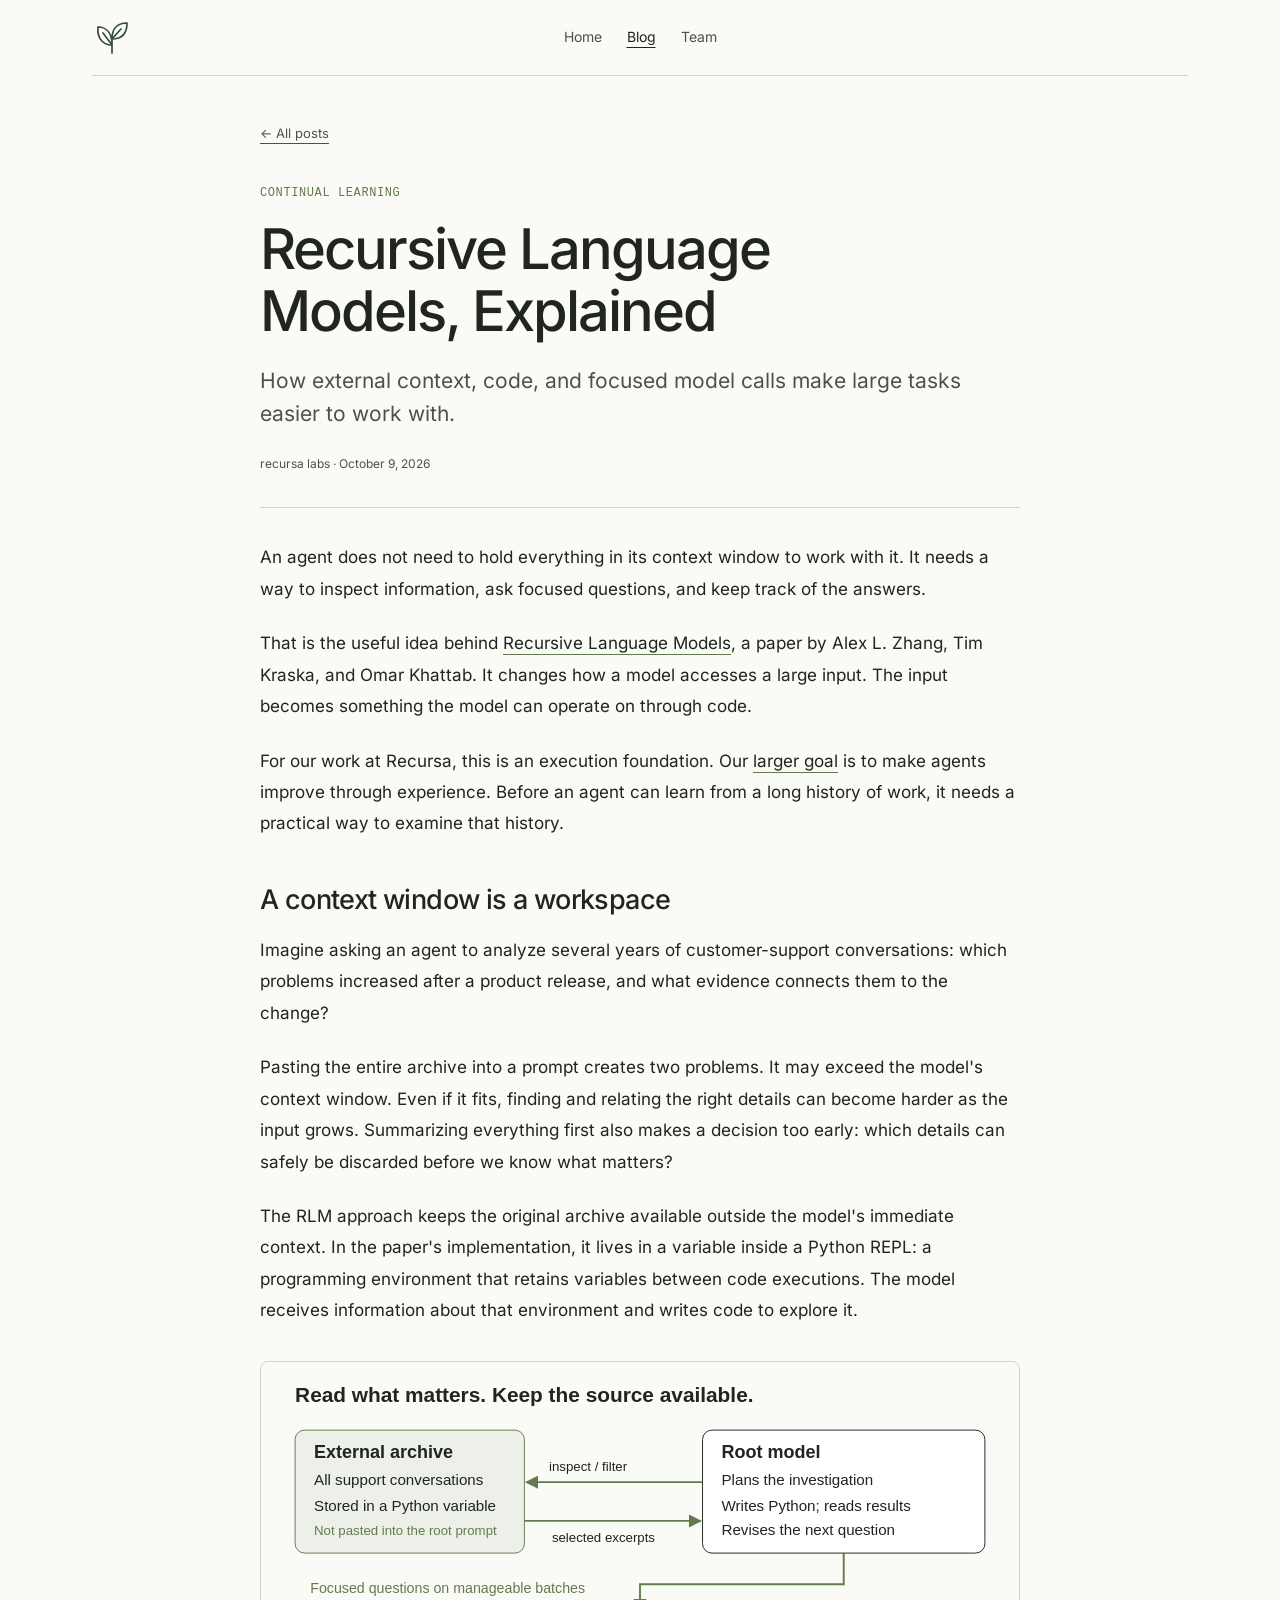
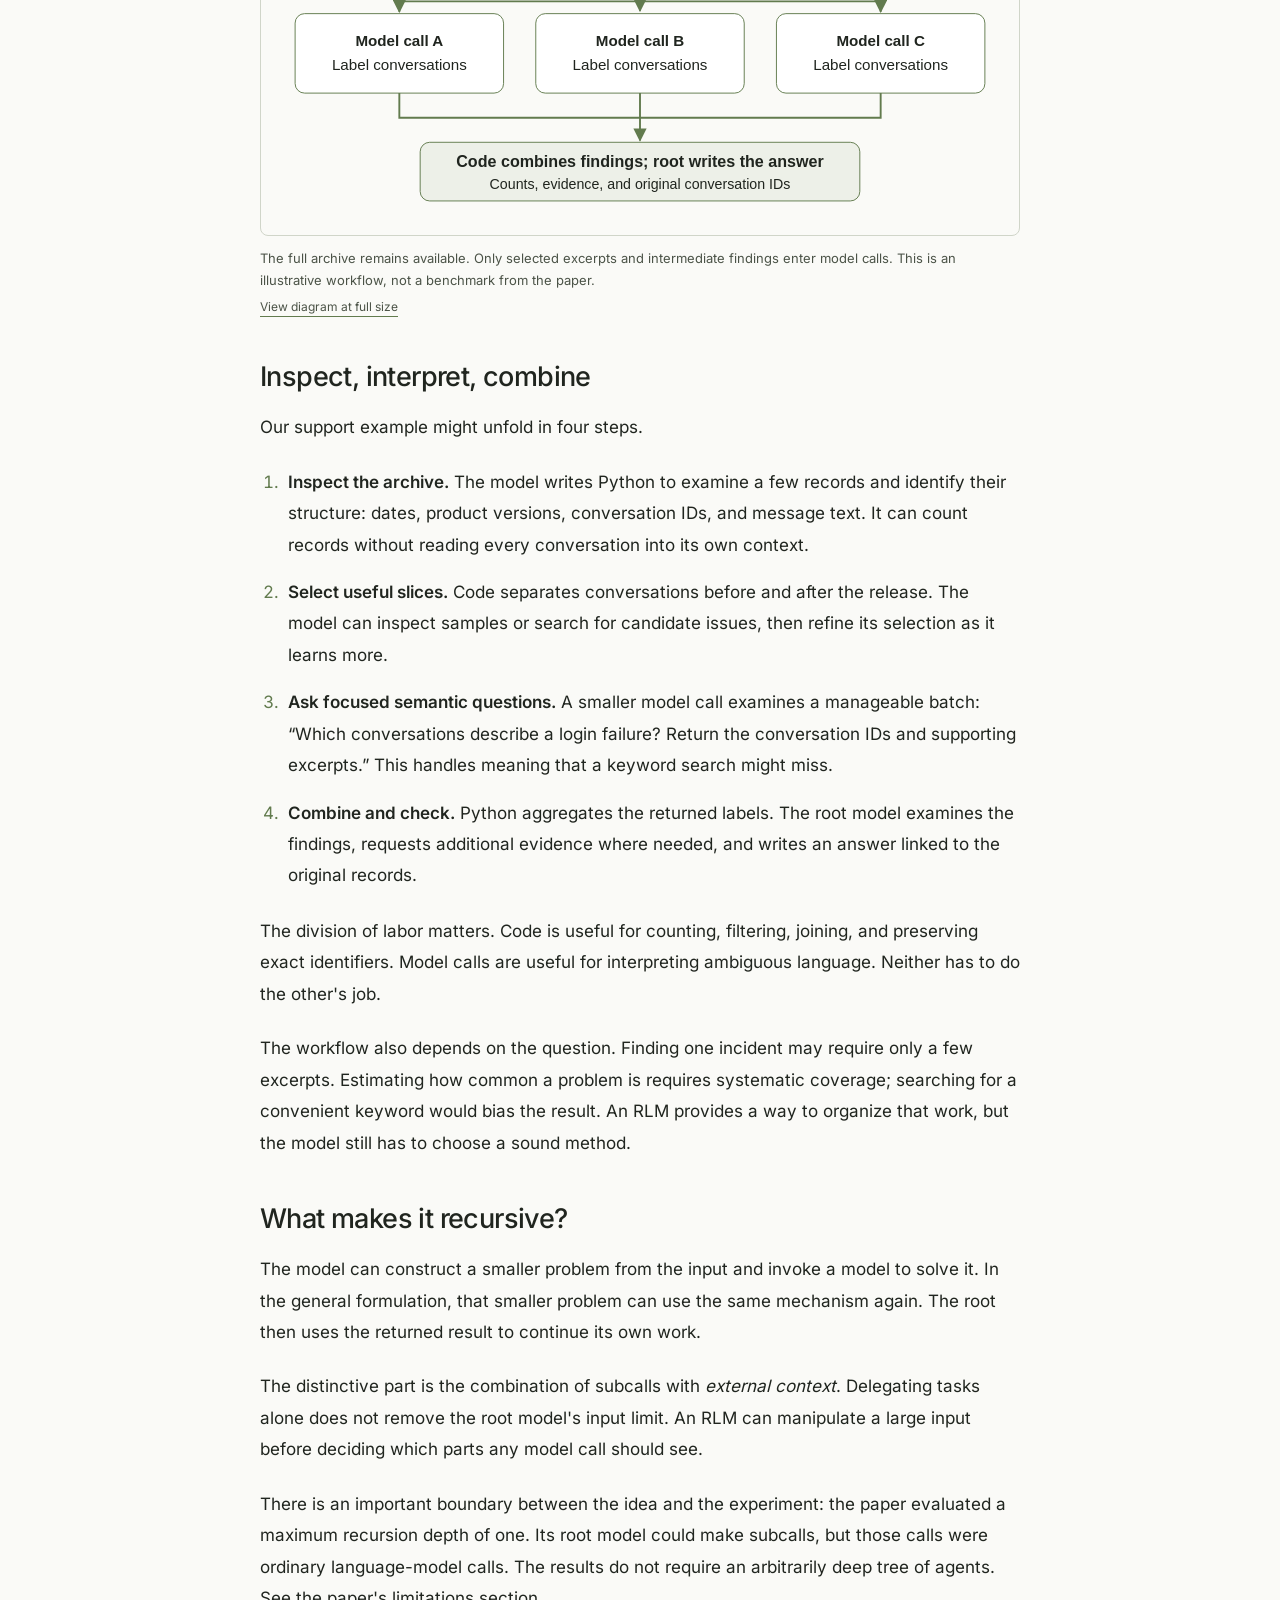
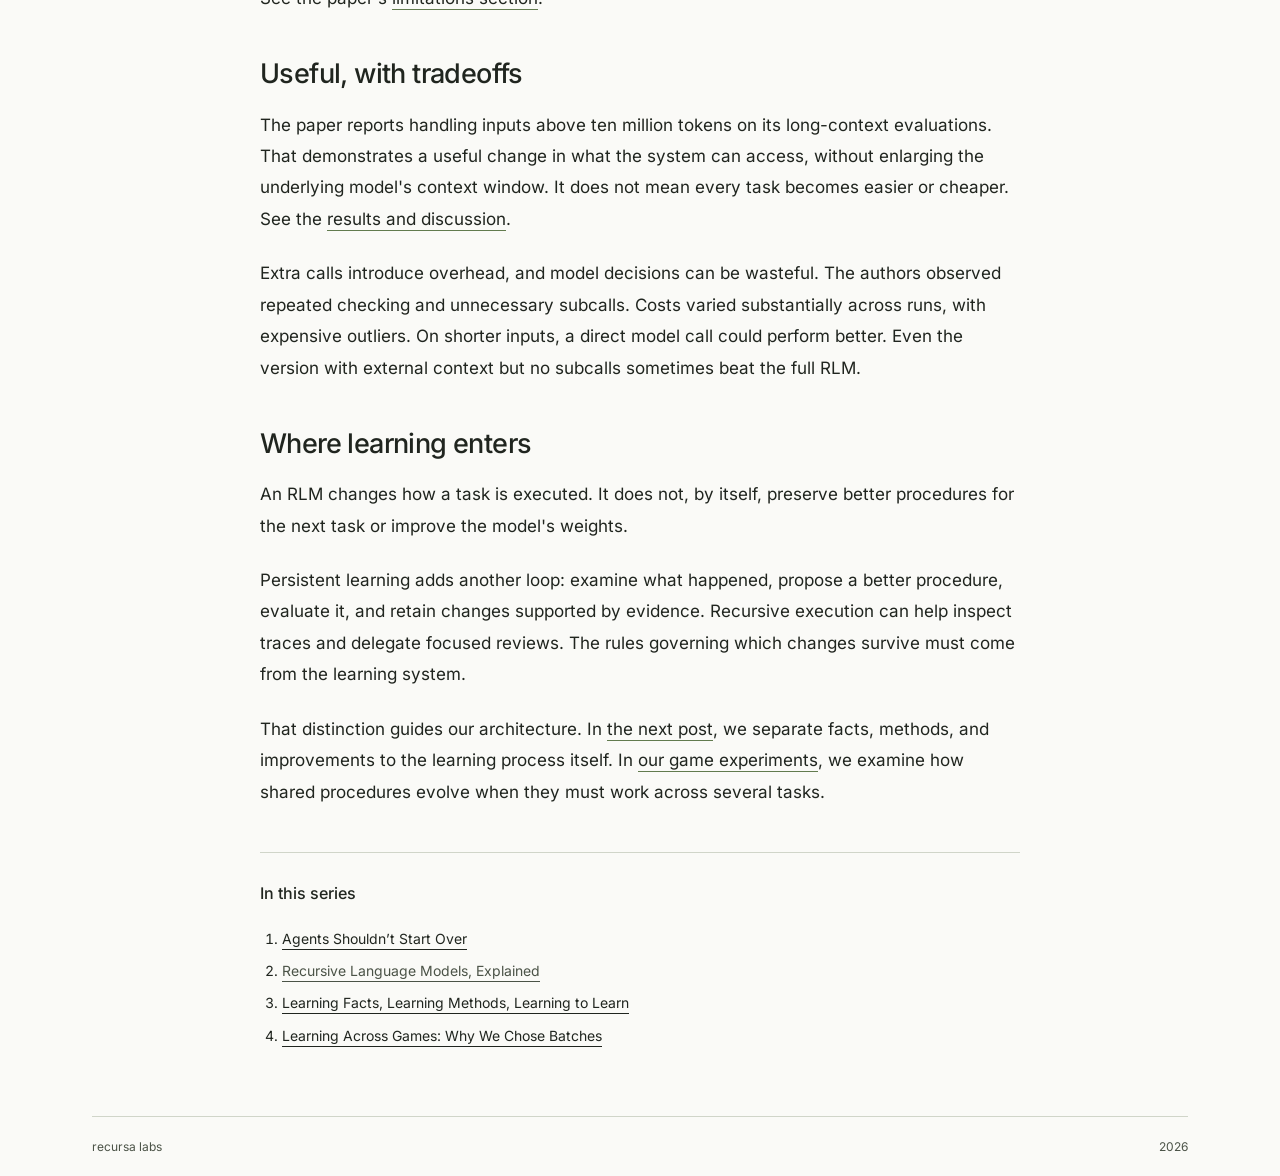
<file: blog/recursive-language-models/index.html>
<!doctype html>
<html lang="en">
<head>
<meta charset="utf-8">
<meta name="viewport" content="width=device-width, initial-scale=1">
<meta name="theme-color" content="#fafaf7">
<title>Recursive Language Models, Explained — recursa labs</title>
<meta name="description" content="How external context, code, and focused model calls make large tasks easier to work with.">
<link rel="canonical" href="https://recursa-labs.github.io/blog/recursive-language-models/">
<meta property="og:type" content="article">
<meta property="og:title" content="Recursive Language Models, Explained">
<meta property="og:description" content="How external context, code, and focused model calls make large tasks easier to work with.">
<meta property="og:url" content="https://recursa-labs.github.io/blog/recursive-language-models/">
<meta property="og:site_name" content="recursa labs">
<link rel="icon" type="image/svg+xml" href="/assets/mark.svg">
<link rel="preload" href="/assets/inter-400.ttf" as="font" type="font/ttf" crossorigin>
<link rel="stylesheet" href="/styles.css?v=a4978dd54004">
</head>
<body>
<a class="skip-link" href="#main">Skip to content</a>
<div class="page-shell">
<header class="site-header">
<a href="/#/" class="wordmark" aria-label="recursa labs home"><img src="/assets/mark.svg" width="40" height="40" alt=""></a>
<nav aria-label="Main navigation"><a href="/#/">Home</a><a href="/blog/" aria-current="page">Blog</a><a href="/#/team">Team</a></nav>
</header>
<main id="main" tabindex="-1">
<article class="article">
<a class="article-back" href="/blog/">← All posts</a>
<header class="article-header">
<p class="article-kicker">CONTINUAL LEARNING</p>
<h1>Recursive Language Models, Explained</h1>
<p class="article-deck">How external context, code, and focused model calls make large tasks easier to work with.</p>
<p class="article-meta">recursa labs · <time datetime="2026-10-09">October 9, 2026</time></p>
</header>
<div class="article-body">
<p class="article-lead">An agent does not need to hold everything in its context window to work with it. It needs a way to inspect information, ask focused questions, and keep track of the answers.</p>
<p>That is the useful idea behind <a href="https://arxiv.org/html/2512.24601v1">Recursive Language Models</a>, a paper by Alex L. Zhang, Tim Kraska, and Omar Khattab. It changes how a model accesses a large input. The input becomes something the model can operate on through code.</p>
<p>For our work at Recursa, this is an execution foundation. Our <a href="/blog/agents-shouldnt-start-over/">larger goal</a> is to make agents improve through experience. Before an agent can learn from a long history of work, it needs a practical way to examine that history.</p>
<h2>A context window is a workspace</h2>
<p>Imagine asking an agent to analyze several years of customer-support conversations: which problems increased after a product release, and what evidence connects them to the change?</p>
<p>Pasting the entire archive into a prompt creates two problems. It may exceed the model's context window. Even if it fits, finding and relating the right details can become harder as the input grows. Summarizing everything first also makes a decision too early: which details can safely be discarded before we know what matters?</p>
<p>The RLM approach keeps the original archive available outside the model's immediate context. In the paper's implementation, it lives in a variable inside a Python REPL: a programming environment that retains variables between code executions. The model receives information about that environment and writes code to explore it.</p>
<figure><a href="/assets/blog/recursive-context.svg"><img src="/assets/blog/recursive-context.svg" alt="A model inspects an external support archive through Python, sends selected conversations to focused model calls, and combines their findings into an answer." width="800" height="500" loading="lazy"></a><figcaption>The full archive remains available. Only selected excerpts and intermediate findings enter model calls. This is an illustrative workflow, not a benchmark from the paper.<a class="figure-expand" href="/assets/blog/recursive-context.svg">View diagram at full size</a></figcaption></figure>
<h2>Inspect, interpret, combine</h2>
<p>Our support example might unfold in four steps.</p>
<ol>
<li><strong>Inspect the archive.</strong> The model writes Python to examine a few records and identify their structure: dates, product versions, conversation IDs, and message text. It can count records without reading every conversation into its own context.</li>
<li><strong>Select useful slices.</strong> Code separates conversations before and after the release. The model can inspect samples or search for candidate issues, then refine its selection as it learns more.</li>
<li><strong>Ask focused semantic questions.</strong> A smaller model call examines a manageable batch: “Which conversations describe a login failure? Return the conversation IDs and supporting excerpts.” This handles meaning that a keyword search might miss.</li>
<li><strong>Combine and check.</strong> Python aggregates the returned labels. The root model examines the findings, requests additional evidence where needed, and writes an answer linked to the original records.</li>
</ol>
<p>The division of labor matters. Code is useful for counting, filtering, joining, and preserving exact identifiers. Model calls are useful for interpreting ambiguous language. Neither has to do the other's job.</p>
<p>The workflow also depends on the question. Finding one incident may require only a few excerpts. Estimating how common a problem is requires systematic coverage; searching for a convenient keyword would bias the result. An RLM provides a way to organize that work, but the model still has to choose a sound method.</p>
<h2>What makes it recursive?</h2>
<p>The model can construct a smaller problem from the input and invoke a model to solve it. In the general formulation, that smaller problem can use the same mechanism again. The root then uses the returned result to continue its own work.</p>
<p>The distinctive part is the combination of subcalls with <em>external context</em>. Delegating tasks alone does not remove the root model's input limit. An RLM can manipulate a large input before deciding which parts any model call should see.</p>
<p>There is an important boundary between the idea and the experiment: the paper evaluated a maximum recursion depth of one. Its root model could make subcalls, but those calls were ordinary language-model calls. The results do not require an arbitrarily deep tree of agents. See the paper's <a href="https://arxiv.org/html/2512.24601v1#S5">limitations section</a>.</p>
<h2>Useful, with tradeoffs</h2>
<p>The paper reports handling inputs above ten million tokens on its long-context evaluations. That demonstrates a useful change in what the system can access, without enlarging the underlying model's context window. It does not mean every task becomes easier or cheaper. See the <a href="https://arxiv.org/html/2512.24601v1#S3">results and discussion</a>.</p>
<p>Extra calls introduce overhead, and model decisions can be wasteful. The authors observed repeated checking and unnecessary subcalls. Costs varied substantially across runs, with expensive outliers. On shorter inputs, a direct model call could perform better. Even the version with external context but no subcalls sometimes beat the full RLM.</p>
<h2>Where learning enters</h2>
<p>An RLM changes how a task is executed. It does not, by itself, preserve better procedures for the next task or improve the model's weights.</p>
<p>Persistent learning adds another loop: examine what happened, propose a better procedure, evaluate it, and retain changes supported by evidence. Recursive execution can help inspect traces and delegate focused reviews. The rules governing which changes survive must come from the learning system.</p>
<p>That distinction guides our architecture. In <a href="/blog/learning-to-learn/">the next post</a>, we separate facts, methods, and improvements to the learning process itself. In <a href="/blog/learning-across-games/">our game experiments</a>, we examine how shared procedures evolve when they must work across several tasks.</p>

</div>
<aside class="series-nav" aria-label="Continue the series">
<h2>In this series</h2>
<ol><li><a href="/blog/agents-shouldnt-start-over/">Agents Shouldn’t Start Over</a></li>
<li><a href="/blog/recursive-language-models/" aria-current="page">Recursive Language Models, Explained</a></li>
<li><a href="/blog/learning-to-learn/">Learning Facts, Learning Methods, Learning to Learn</a></li>
<li><a href="/blog/learning-across-games/">Learning Across Games: Why We Chose Batches</a></li></ol>
</aside>
</article>
</main>
<footer class="site-footer"><span>recursa labs</span><span>2026</span></footer>
</div>
</body>
</html>
</file>
<file: styles.css>
@font-face{font-family:Inter;src:url('./assets/inter-400.ttf') format('truetype');font-weight:400;font-display:swap}
@font-face{font-family:Inter;src:url('./assets/inter-500.ttf') format('truetype');font-weight:500;font-display:swap}
@font-face{font-family:Inter;src:url('./assets/inter-600.ttf') format('truetype');font-weight:600;font-display:swap}
:root{--paper:#fafaf7;--ink:#20251f;--muted:#4b5347;--line:#d0d5c9;--green:#627b4e}
*{box-sizing:border-box}html{scroll-padding-top:90px}body{margin:0;background:var(--paper);color:var(--ink);font:400 16px/1.6 Inter,Arial,sans-serif;-webkit-font-smoothing:antialiased}a{color:inherit;text-underline-offset:5px}button{font:inherit;cursor:pointer}a:focus-visible,button:focus-visible{outline:2px solid var(--green);outline-offset:5px}h1,p,figure,dl,dd{margin:0}h1{font-size:76px;font-weight:500;line-height:1.1;letter-spacing:-4px}.page-shell{max-width:1160px;padding:0 32px;margin:auto}.site-header{position:sticky;top:0;z-index:10;display:grid;grid-template-columns:1fr auto 1fr;align-items:center;gap:24px;min-height:76px;border-bottom:1px solid var(--line);background:var(--paper)}.wordmark{display:flex;justify-self:start;align-items:center;text-decoration:none}.wordmark img{display:block;width:40px;height:40px}nav{display:flex;gap:25px;margin:0;font-size:14px}nav a{text-decoration:none;color:var(--muted)}nav a:hover,nav a[aria-current=page]{color:var(--ink);text-decoration:underline}
.hero{display:grid;grid-template-columns:minmax(0,1fr) minmax(0,1.2fr);align-items:center;gap:8px;padding:28px 0 36px}.hero-study{position:relative;min-width:0;margin:0;padding:0;isolation:isolate}.hero-study:before{content:'';position:absolute;inset:2% 0 10%;z-index:-1;background:radial-gradient(ellipse,#e8eddf 0%,#f0f2e9 35%,transparent 70%)}#learning-field,.hero-illustration{display:block;width:100%;height:450px}.hero-copy{position:relative;z-index:1;padding:0 0 0 8px;transform:translateY(-44px)}.hero-copy h1{font-size:clamp(48px,6vw,76px);white-space:nowrap}.brand-dot{color:var(--green)}.hero-intro{max-width:440px;margin:22px 0 0;font-size:21px;line-height:1.55;letter-spacing:-.3px}.hero-intro br{display:block;content:'';margin-bottom:12px}.tree-annotations{font:9px monospace;letter-spacing:.4px;fill:#64725b}.tree-annotations text{paint-order:stroke;stroke:var(--paper);stroke-width:4px;stroke-linejoin:round}.tree-annotations path{fill:none;stroke:#a4af98;stroke-width:.7}.candidate-markers circle{fill:var(--paper);stroke:#627b4e;stroke-width:1}.generation-labels{opacity:.65}
.research-sections{border-top:1px solid var(--line)}.table-row{min-width:0}.research-sections .table-row{display:grid;grid-template-columns:minmax(180px,1fr) minmax(0,2.5fr);gap:48px;padding:28px 0;border-bottom:1px solid var(--line)}.research-sections .table-row:last-child{border-bottom:0}.research-sections .table-row dt{margin:0}.research-sections .table-row dd{padding:0;max-width:720px}.table-row dt{display:flex;align-items:baseline;gap:16px;font-size:24px;font-weight:500;letter-spacing:-.7px;line-height:1.3;margin-bottom:16px}.section-index{font:400 11px/1.4 monospace;letter-spacing:0;color:var(--green)}.table-row dd{padding-left:30px}.research-sections ul{margin:0;padding-left:20px}.research-sections li{padding-left:4px}.research-sections li+li{margin-top:10px}.research-sections li::marker{color:var(--green);font-size:.75em}dd a{display:inline-block;margin-right:24px;color:var(--ink);text-decoration-color:var(--green)}.lab-note{border-top:1px solid var(--line);padding:36px 0;text-align:center;font-size:32px;font-weight:500;line-height:1.3;letter-spacing:-1px}.lab-note span{color:var(--green)}.site-footer{display:flex;justify-content:space-between;border-top:1px solid var(--line);padding:20px 0;color:var(--muted);font-size:12px}.secondary-view{padding:48px 0;min-height:60vh}.secondary-view h1{margin-bottom:36px}.secondary-view .table-row{border-top:1px solid var(--line);padding-top:24px}.secondary-view dd{padding:0}.skip-link{position:fixed;top:8px;left:8px;padding:8px 16px;background:var(--ink);color:var(--paper);transform:translateY(-200%);z-index:20}.skip-link:focus{transform:none}.noscript-note{padding:16px;text-align:center;font-size:12px}[hidden]{display:none!important}
@media(max-width:800px){.research-sections .table-row{gap:28px}.page-shell{padding:0 24px}#learning-field,.hero-illustration{height:380px}h1{font-size:66px}.hero-intro{font-size:20px}.table-row dt{font-size:22px}}
@media(max-width:600px){.site-header{gap:16px;min-height:64px}.wordmark{font-size:18px}nav{gap:16px}.hero{grid-template-columns:1fr;gap:0;padding:32px 0 28px}.hero-copy{padding:0;transform:none}.hero-copy h1{font-size:56px}.hero-study{margin-top:12px}#learning-field,.hero-illustration{height:320px}h1{font-size:56px;letter-spacing:-3px}.hero-intro{font-size:18px;margin-top:16px}.hero-intro br{display:none}.research-sections .table-row{grid-template-columns:1fr;gap:14px;padding:24px 0}.table-row dt{margin-bottom:12px}.lab-note{font-size:28px;padding:28px 0}.page-shell{padding:0 20px}}
@media(max-width:370px){.site-header{gap:10px}nav{gap:12px;font-size:13px}.wordmark{font-size:16px}h1,.hero-copy h1{font-size:48px}#learning-field,.hero-illustration{height:280px}}
@media(prefers-reduced-motion:reduce){*,*::before,*::after{scroll-behavior:auto!important}}

main:focus{outline:none}

.hero-copy h1,.research-sections dt,.lab-note{font-family:Georgia,"Times New Roman",serif;letter-spacing:-.025em}

.page-view{padding:0 0 48px}.page-view .hero h1{margin-bottom:0}.hero-illustration{object-fit:contain}
.post-list{list-style:none;padding:0;margin:0}
.post-list li{border-top:1px solid var(--line)}
.post-card{display:grid;grid-template-columns:240px minmax(0,1fr);align-items:center;gap:32px;padding:30px 0;text-decoration:none}
.post-card:hover h2{text-decoration:underline;text-decoration-color:var(--green);text-underline-offset:6px}
.post-thumbnail{display:block;width:100%;height:auto;border-radius:6px}
.post-card h2{font-size:28px;line-height:1.3;font-weight:500;letter-spacing:-.8px;margin:0 0 10px}
.post-card p{max-width:700px;color:var(--muted)}
.post-card .post-meta{display:block;margin-top:14px;font-size:12px;color:var(--muted)}
.article{max-width:760px;margin:0 auto;padding:44px 0 64px;overflow-wrap:break-word}
.article-back{font-size:13px;color:var(--muted)}
.article-header{padding:38px 0 34px;border-bottom:1px solid var(--line);margin-bottom:34px}
.article-kicker{font:12px/1.5 monospace;color:var(--green);letter-spacing:.6px;margin-bottom:16px}
.article h1{font-size:clamp(36px,4.5vw,56px);line-height:1.12;letter-spacing:-2px;text-wrap:balance}
.article-deck{font-size:21px;line-height:1.55;color:var(--muted);margin-top:22px}
.article-meta{font-size:12px;color:var(--muted);margin-top:24px}
.article-body{font-size:17px;line-height:1.85}
.article-body p{margin:0 0 23px}
.article-body h2{font-size:27px;line-height:1.3;font-weight:500;letter-spacing:-.6px;margin:42px 0 18px}
.article-body a{ text-decoration-color:var(--green)}
.article-body ul,.article-body ol{padding-left:24px;margin:0 0 24px}
.article-body li{padding-left:4px;margin:0 0 16px}
.article-body li::marker{color:var(--green)}
.article-body strong{font-weight:600}
.article-body figure{margin:34px 0}
.article-body figure>a{display:block;border:1px solid var(--line);border-radius:8px;overflow:hidden}
.article-body figure img{display:block;width:100%;height:auto}
.article-body figcaption{font-size:13px;line-height:1.65;color:var(--muted);margin-top:12px}
.figure-expand{display:block;font-size:12px;margin-top:6px}
.series-nav{border-top:1px solid var(--line);margin-top:44px;padding-top:28px;font-size:14px}
.series-nav h2{font-size:16px;font-weight:500;margin:0 0 16px}
.series-nav ol{margin:0;padding-left:22px}
.series-nav li{padding:5px 0}
.series-nav [aria-current=page]{color:var(--muted)}
@media(max-width:600px){.post-card{grid-template-columns:1fr;gap:20px;padding:24px 0}.post-thumbnail{max-width:360px}.post-card h2{font-size:25px}.article{padding-top:28px}.article-header{padding:28px 0}.article h1{font-size:38px;letter-spacing:-1.4px}.article-deck{font-size:19px}.article-body{font-size:16px;line-height:1.8}.article-body h2{font-size:24px}.article-body figure{margin:28px -8px}}

.team-profile{display:grid;grid-template-columns:minmax(220px,1fr) minmax(0,2.5fr);gap:48px;align-items:center;border-top:1px solid var(--line);padding:32px 0}
.team-photo{display:block;width:160px;height:160px;object-fit:cover;border-radius:50%;margin-bottom:24px}
.team-profile h2{font-size:28px;font-weight:500;line-height:1.3;letter-spacing:-.7px;margin:0 0 6px}
.team-profile h2 a{text-decoration:none}
.team-profile h2 a:hover{text-decoration:underline}
.team-role{font-size:14px;color:var(--green);margin-bottom:20px}
.team-profile ul{padding-left:20px;margin:0 0 24px;color:var(--muted)}
.team-profile li+li{margin-top:10px}
.team-profile li::marker{color:var(--green)}
.profile-link{font-size:14px;text-decoration-color:var(--green)}
@media(max-width:600px){.team-profile{grid-template-columns:1fr;gap:24px}.team-work ul{margin-bottom:0}}

.home-section{display:grid;grid-template-columns:minmax(180px,1fr) minmax(0,2.5fr);gap:48px;padding:36px 0 44px}
.home-section+.home-section{border-top:1px solid var(--line)}
.home-section>h2{display:flex;align-items:baseline;gap:16px;margin:0;font:400 28px/1.3 Georgia,"Times New Roman",serif;letter-spacing:-.025em}
.section-content{min-width:0;max-width:760px}
.interest+.interest{margin-top:30px;padding-top:26px;border-top:1px solid var(--line)}
.interest h3,.roadmap-product h3{margin:0 0 10px;font-size:22px;font-weight:500;line-height:1.35;letter-spacing:-.5px}
.interest>p{color:var(--muted)}
.interest h4{margin:17px 0 9px;font:400 11px/1.5 monospace;letter-spacing:.07em;text-transform:uppercase;color:var(--green)}
.paper-list{font-size:14px;line-height:1.65}
.research-sections .paper-list li+li{margin-top:7px}
.paper-list a,.roadmap-product a{text-decoration-color:var(--green);overflow-wrap:anywhere}
.paper-list a:hover,.roadmap-product a:hover{color:var(--green)}
.product-label{margin-bottom:12px;font:400 11px/1.5 monospace;letter-spacing:.05em;color:var(--green)}
.roadmap-product h3{font-size:26px}
.product-expansion{font-size:19px;color:var(--muted)}
.roadmap-product>p+p,.roadmap-product>ul{margin-top:18px}
.roadmap-product+.roadmap-product{margin-top:36px;padding-top:32px;border-top:1px solid var(--line)}
.research-sections .domain-list li+li{margin-top:20px}
.roadmap-products{padding-bottom:8px}
@media(max-width:800px){.home-section{gap:28px}}
@media(max-width:600px){.home-section{grid-template-columns:1fr;gap:26px;padding:28px 0 32px}.home-section>h2{font-size:27px}.interest h3{font-size:21px}.roadmap-product h3{font-size:24px}.product-expansion{display:block;margin-top:5px;font-size:18px}}
</file>
